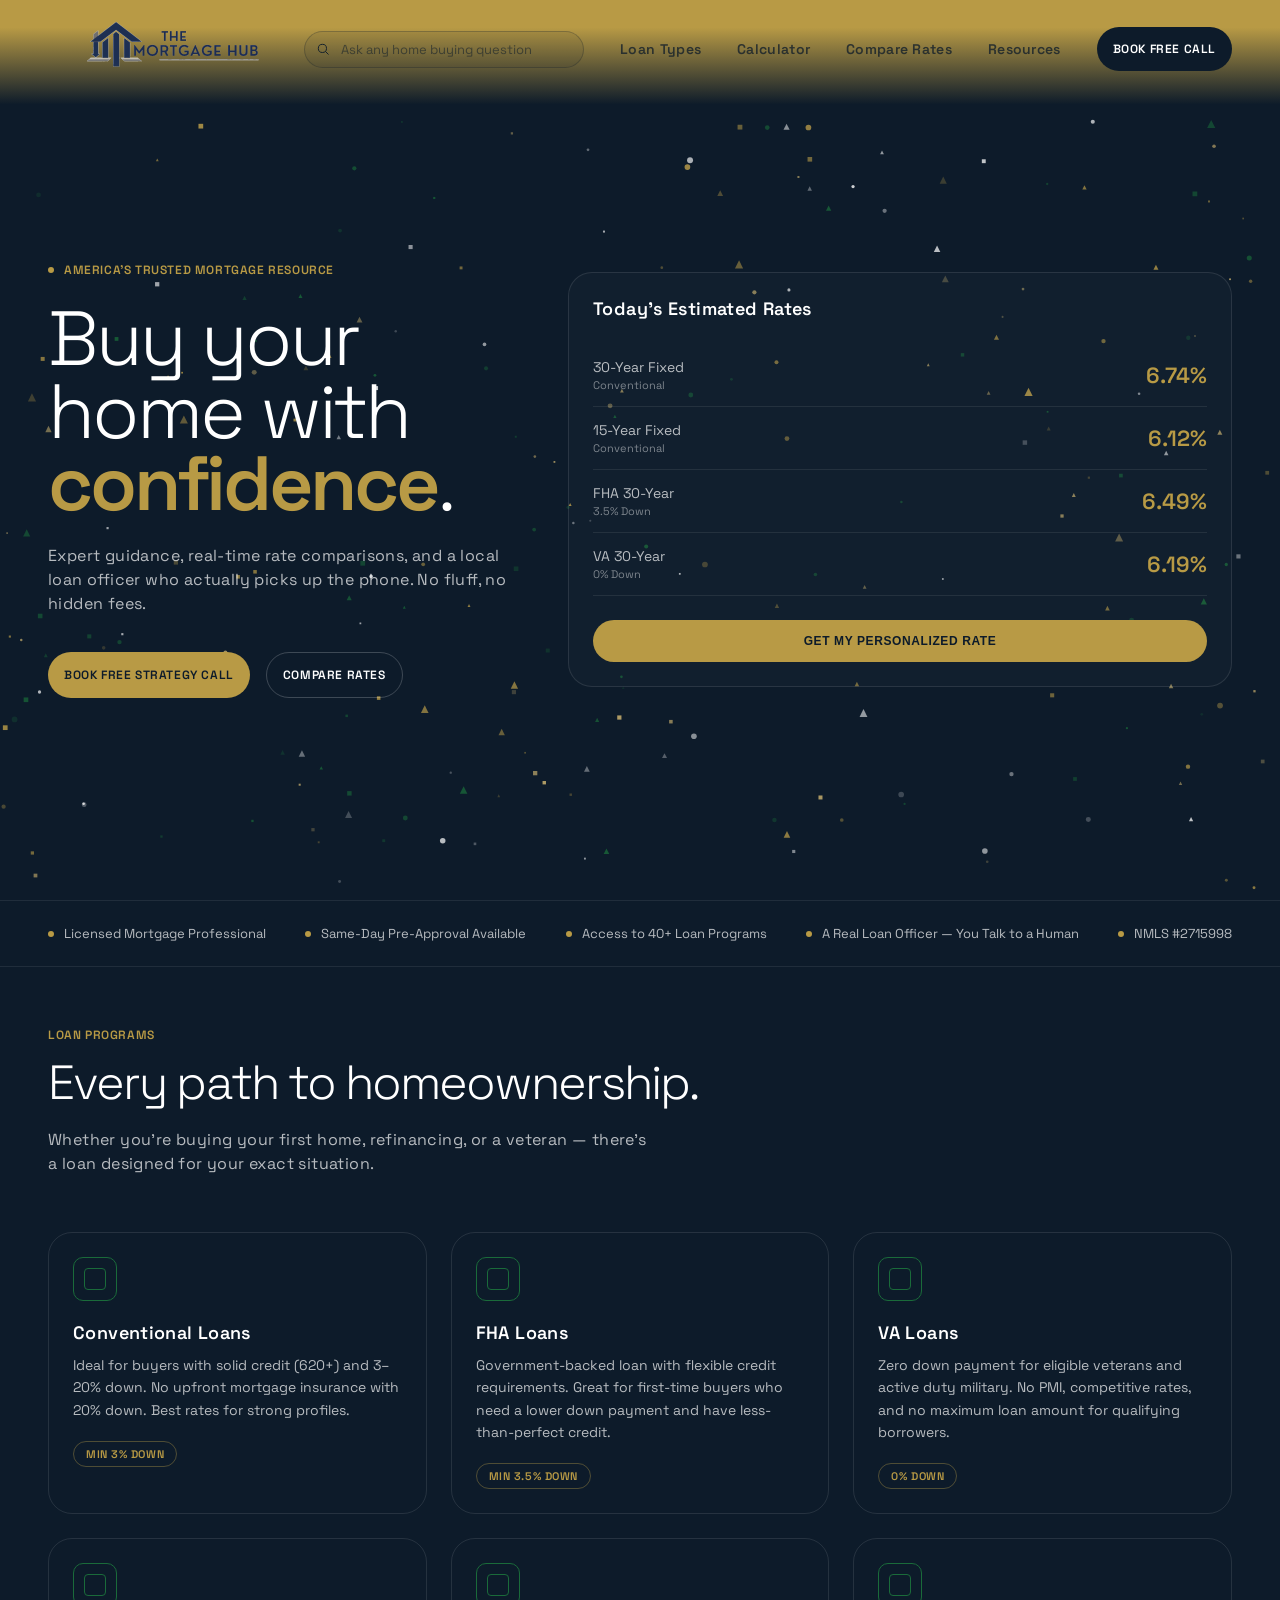
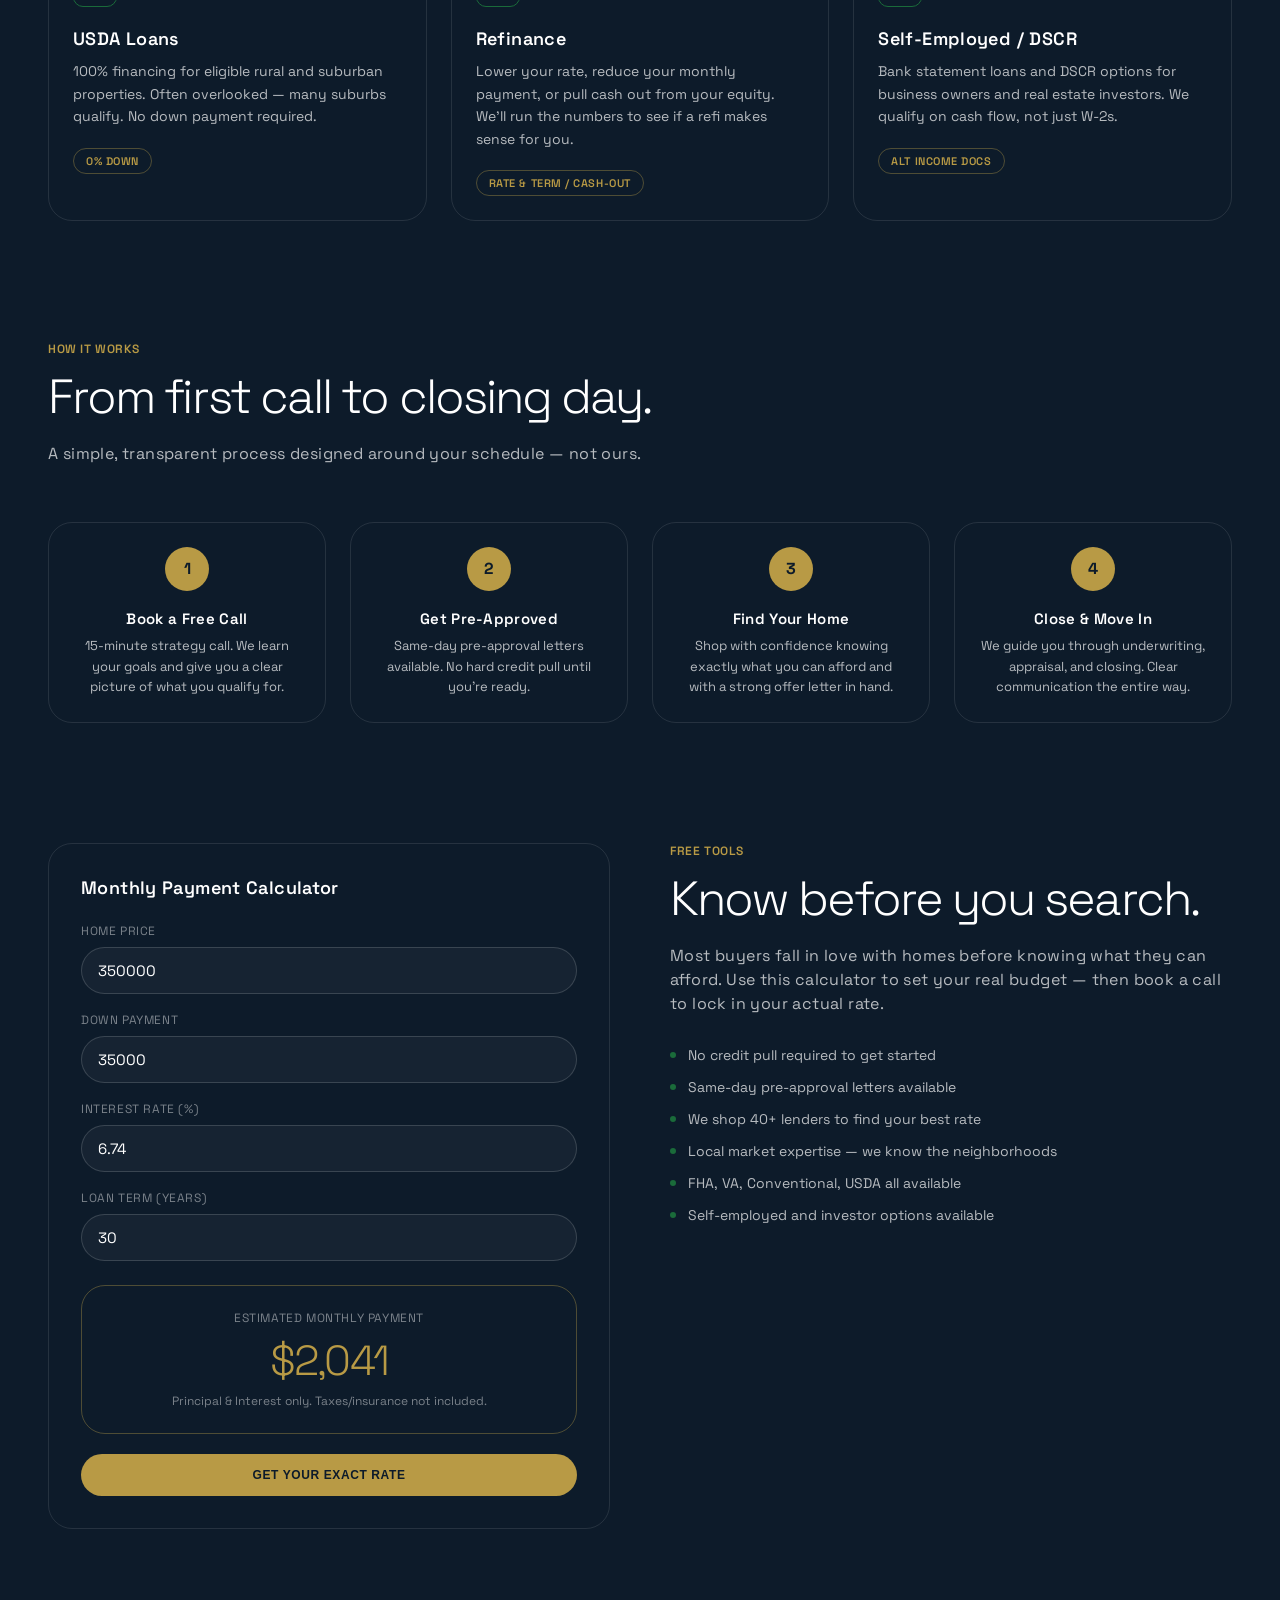
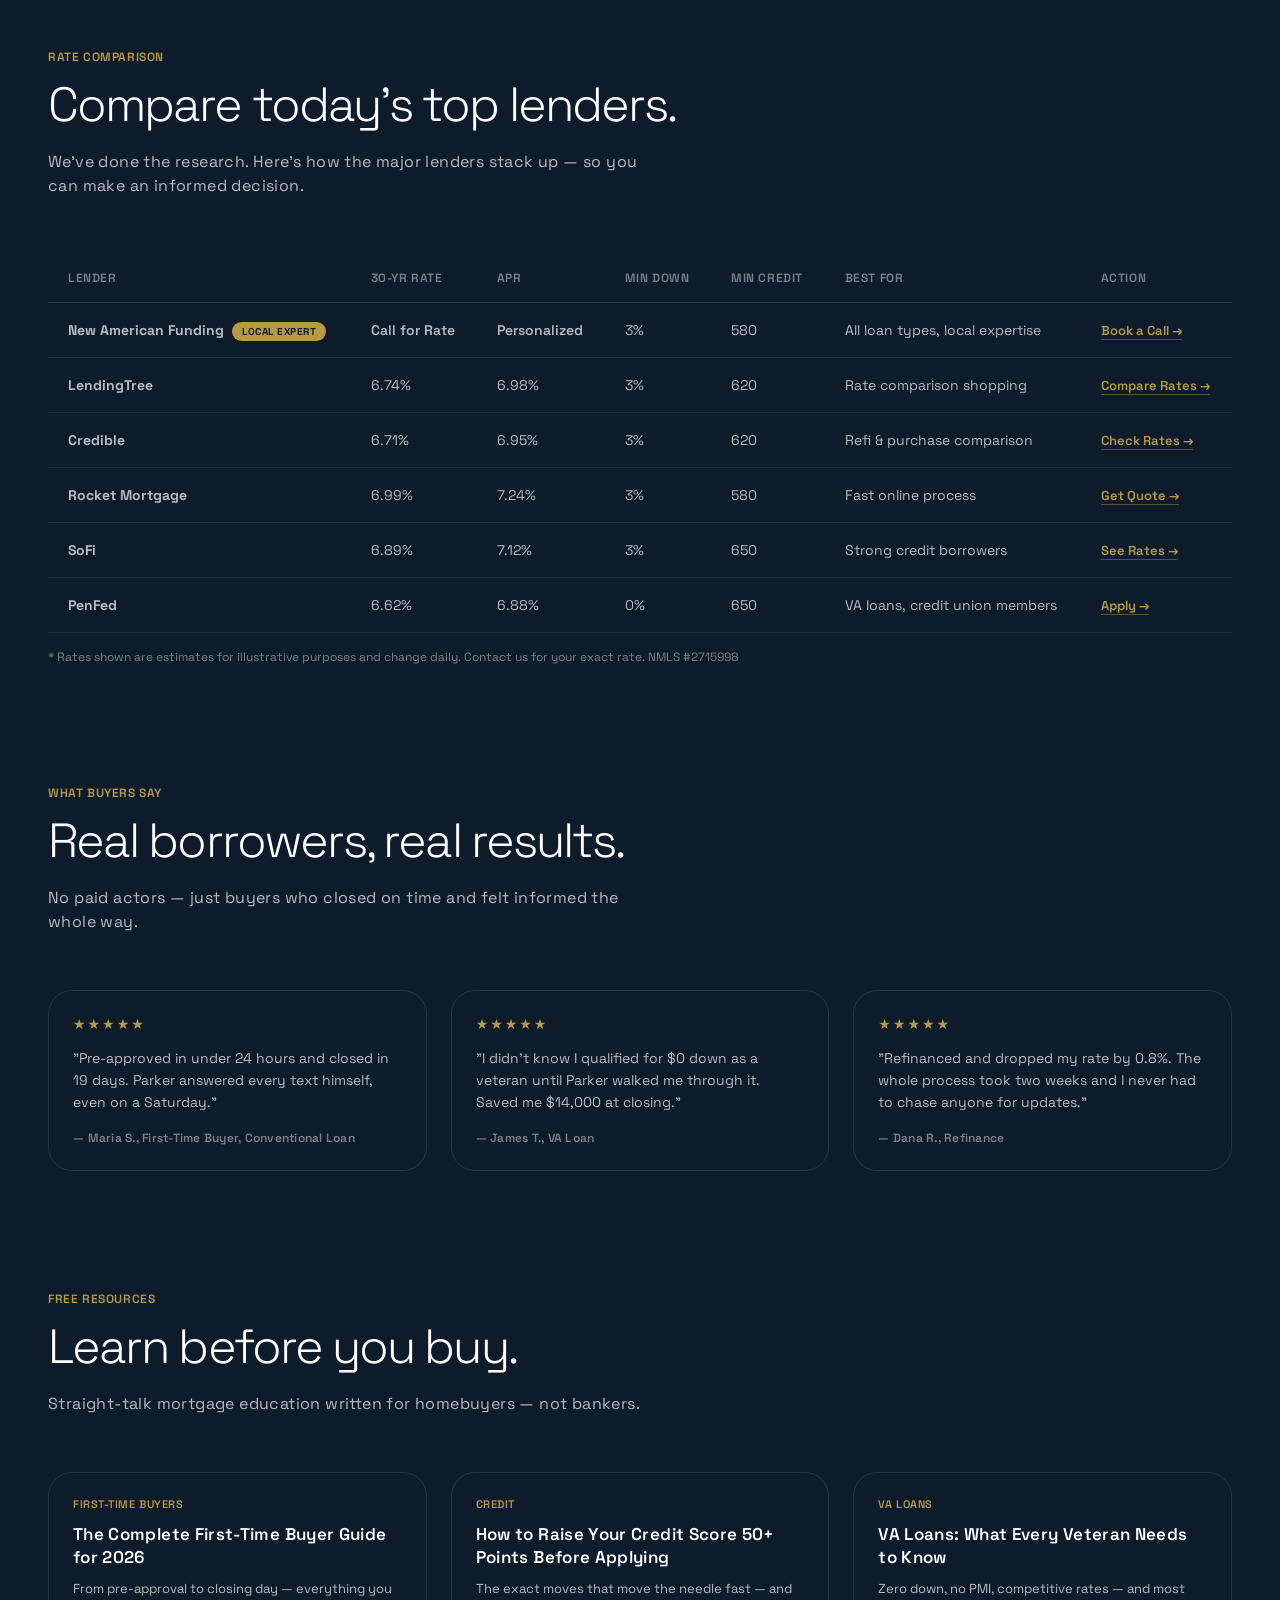
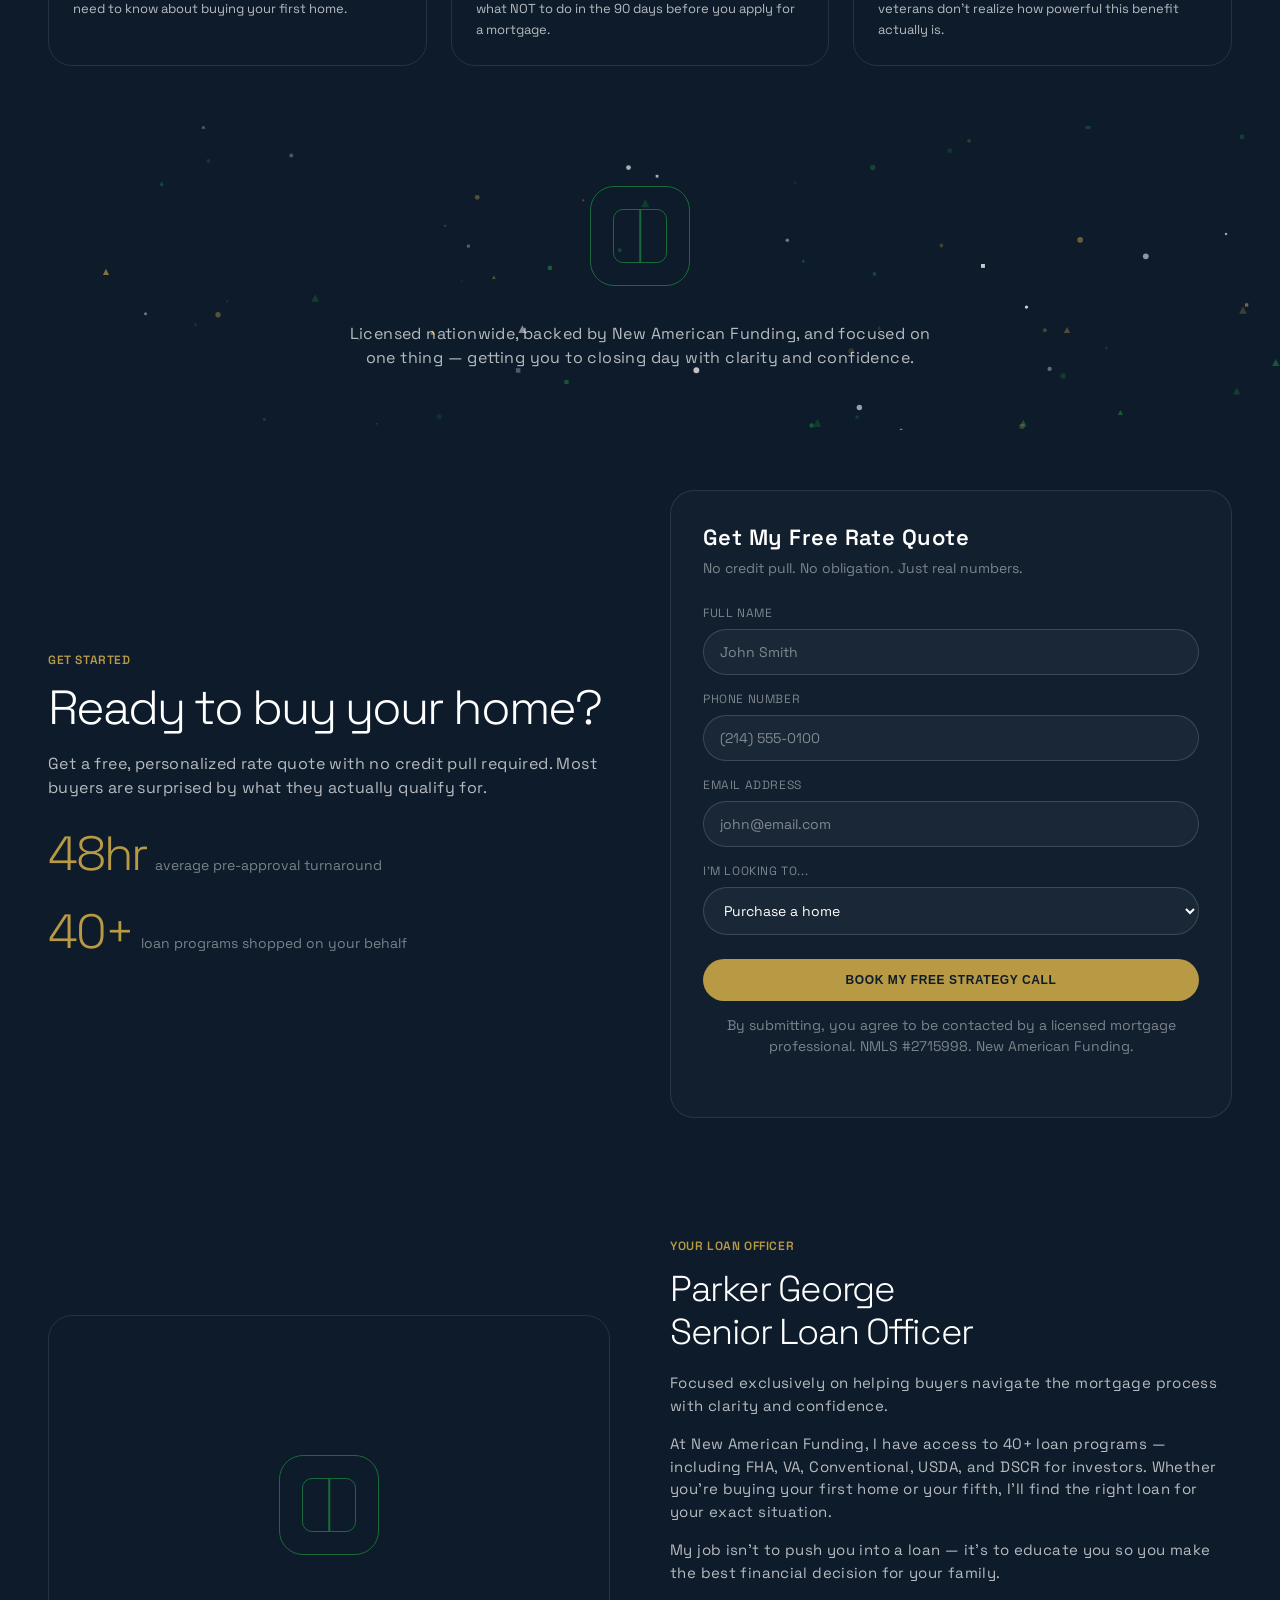
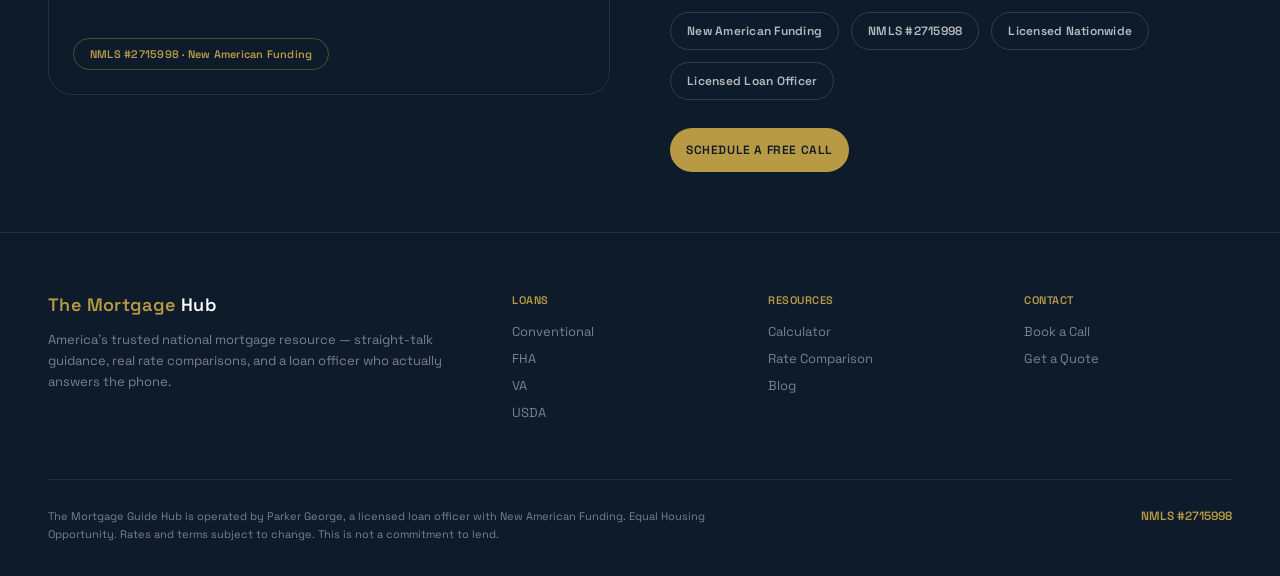
<file: index.html>
<!DOCTYPE html>
<html lang="en">
<head>
<meta charset="UTF-8">
<meta name="viewport" content="width=device-width, initial-scale=1.0">
<title>The Mortgage Guide Hub — Your National Mortgage Resource</title>
<link href="https://fonts.googleapis.com/css2?family=Space+Grotesk:wght@200;300;400;500;600;700&display=swap" rel="stylesheet">
<style>
  :root {
    /* Brand colors kept identical to original site */
    --navy: #0D1B2A;       /* acts as "Void" */
    --gold: #B89A45;        /* acts as "Plum Voltage" — sole action color */
    --gold-light: #D9BC72;  /* acts as "Amber Spark" */
    --cream: #FAF7F2;       /* acts as "Bone" on light surfaces */
    --charcoal: #2C3E50;
    --muted: #6B7A8D;
    --white: #FFFFFF;
    --green: #1A6B3A;        /* acts as "Lichen" */
    --ash: rgba(255,255,255,0.7);
    --smoke: rgba(255,255,255,0.45);

    --font: 'Space Grotesk', ui-sans-serif, system-ui, sans-serif;

    --radius: 24px;
    --section-gap: 60px;
    --page-max: 1200px;
  }

  * { margin: 0; padding: 0; box-sizing: border-box; }

  html { scroll-behavior: smooth; }

  body {
    font-family: var(--font);
    background: var(--navy);
    color: var(--white);
    overflow-x: hidden;
  }

  a { color: inherit; }

  .wrap { max-width: var(--page-max); margin: 0 auto; padding: 0 48px; }

  /* ── Particle constellation canvas ── */
  canvas.particles {
    position: absolute; top: 0; left: 0; width: 100%; height: 100%;
    display: block; pointer-events: none;
  }

  /* ── NAV ── */
  nav {
    position: fixed; top: 0; left: 0; right: 0; z-index: 100;
    padding: 10px 48px;
    display: flex; justify-content: space-between; align-items: center;
    background: linear-gradient(to bottom, var(--gold) 0%, var(--gold) 25%, var(--navy) 95%);
  }
  .nav-logo {
    font-weight: 600; font-size: 18px; letter-spacing: 0.021em;
    color: var(--navy); display: flex; align-items: center; gap: 10px;
  }
  .nav-logo .logo-img {
    width: 250px; height: 250px; flex-shrink: 0; object-fit: contain;
    margin: -92px 0 -68px;
  }
  .nav-links { display: flex; gap: 36px; align-items: center; margin-top: -12px; }
  .nav-search { position: relative; display: flex; align-items: center; }
  .nav-search input {
    width: 280px; padding: 9px 16px 9px 36px; border-radius: 100px;
    border: 1px solid rgba(13,27,42,0.25); background: rgba(13,27,42,0.08);
    color: var(--navy); font-size: 13px; font-family: var(--font); outline: none;
    transition: border-color 0.2s, width 0.2s;
  }
  .nav-search input::placeholder { color: rgba(13,27,42,0.55); }
  .nav-search input:focus { border-color: var(--navy); width: 320px; }
  .nav-search svg { position: absolute; left: 12px; width: 14px; height: 14px; pointer-events: none; }
  .nav-search svg path, .nav-search svg circle { stroke: var(--navy); }
  .nav-links a.navlink {
    font-weight: 600; font-size: 14px; letter-spacing: 0.021em;
    color: var(--navy); text-decoration: none; transition: opacity 0.2s; opacity: 0.75;
  }
  .nav-links a.navlink:hover { opacity: 1; }
  .pill-btn {
    display: inline-flex; align-items: center; justify-content: center;
    background: var(--gold); color: var(--navy);
    padding: 14px 16px; border-radius: var(--radius);
    font-weight: 600; font-size: 12px; letter-spacing: 0.05em;
    text-transform: uppercase; text-decoration: none;
    border: none; cursor: pointer; transition: background 0.2s;
  }
  .pill-btn:hover { background: var(--gold-light); }
  nav .pill-btn { background: var(--navy); color: var(--white); }
  nav .pill-btn:hover { background: var(--charcoal); }
  .pill-btn-ghost {
    display: inline-flex; align-items: center; justify-content: center;
    background: transparent; color: var(--white);
    padding: 14px 16px; border-radius: var(--radius);
    font-weight: 600; font-size: 12px; letter-spacing: 0.05em;
    text-transform: uppercase; text-decoration: none;
    border: 1px solid rgba(255,255,255,0.2); cursor: pointer; transition: all 0.2s;
  }
  .pill-btn-ghost:hover { border-color: var(--gold); color: var(--gold); }

  /* ── HERO ── */
  .hero {
    position: relative; min-height: 100vh;
    display: flex; align-items: center;
    padding: 140px 48px 80px;
  }
  .hero-inner {
    position: relative; z-index: 2;
    max-width: var(--page-max); margin: 0 auto; width: 100%;
    display: grid; grid-template-columns: 480px 1fr; gap: 40px; align-items: center;
  }
  .hero-particles-bg {
    position: absolute; inset: 0; z-index: 1;
  }
  .eyebrow {
    font-weight: 600; font-size: 12px; letter-spacing: 0.05em;
    text-transform: uppercase; color: var(--gold);
    display: flex; align-items: center; gap: 10px; margin-bottom: 24px;
  }
  .eyebrow::before {
    content: ''; width: 6px; height: 6px; border-radius: 50%;
    background: var(--gold); animation: pulse 2s infinite;
  }
  @keyframes pulse { 0%,100% { opacity: 1; transform: scale(1); } 50% { opacity: .4; transform: scale(.7); } }
  .hero h1 {
    font-weight: 200; font-size: clamp(42px, 6vw, 78px);
    line-height: 0.95; letter-spacing: -0.04em;
    color: var(--white); margin-bottom: 24px; max-width: 480px;
  }
  .hero h1 em {
    font-style: normal; font-weight: 600; color: var(--gold);
  }
  .hero p {
    font-size: 16px; line-height: 1.5; letter-spacing: 0.025em;
    color: var(--ash); max-width: 460px; margin-bottom: 36px;
  }
  .hero-actions { display: flex; gap: 16px; flex-wrap: wrap; }

  /* ── HAIRLINE CARD ── */
  .hl-card {
    border: 1px solid rgba(255,255,255,0.1);
    border-radius: var(--radius); padding: 24px;
    background: rgba(255,255,255,0.02);
  }

  .hero-card { position: relative; z-index: 2; }
  .hero-card h3 { font-weight: 600; font-size: 18px; letter-spacing: 0.021em; margin-bottom: 24px; }
  .rate-row {
    display: flex; justify-content: space-between; align-items: center;
    padding: 14px 0; border-bottom: 1px solid rgba(255,255,255,0.08);
  }
  .rate-row:last-child { border-bottom: none; }
  .rate-label { font-size: 14px; color: var(--ash); }
  .rate-sub { font-size: 11px; color: var(--smoke); margin-top: 2px; }
  .rate-val { font-size: 22px; font-weight: 600; color: var(--gold); }
  .card-cta { width: 100%; margin-top: 24px; }

  /* ── TRUST BAR ── */
  .trust-bar { border-top: 1px solid rgba(255,255,255,0.08); border-bottom: 1px solid rgba(255,255,255,0.08); padding: 24px 48px; }
  .trust-inner {
    max-width: var(--page-max); margin: 0 auto;
    display: flex; justify-content: space-between; flex-wrap: wrap; gap: 18px;
  }
  .trust-item { display: flex; align-items: center; gap: 10px; font-size: 13px; color: var(--ash); }
  .trust-dot { width: 6px; height: 6px; border-radius: 50%; background: var(--gold); flex-shrink: 0; }

  /* ── SECTIONS ── */
  section { padding: var(--section-gap) 48px; position: relative; }
  .section-inner { max-width: var(--page-max); margin: 0 auto; position: relative; z-index: 2; }
  .section-label {
    font-weight: 600; font-size: 12px; letter-spacing: 0.05em; text-transform: uppercase;
    color: var(--gold); margin-bottom: 14px;
  }
  .section-title {
    font-weight: 200; font-size: clamp(32px, 4vw, 48px);
    letter-spacing: -0.04em; line-height: 1.1; color: var(--white); margin-bottom: 18px;
  }
  .section-sub {
    font-size: 16px; line-height: 1.5; letter-spacing: 0.025em;
    color: var(--ash); max-width: 60ch; margin-bottom: 56px;
  }

  /* ── LOAN TYPES ── */
  .loans-grid { display: grid; grid-template-columns: repeat(3,1fr); gap: 24px; }
  .loan-card {
    border: 1px solid rgba(255,255,255,0.1); border-radius: var(--radius);
    padding: 24px; transition: border-color 0.2s;
  }
  .loan-card:hover { border-color: var(--gold); }
  .loan-icon-mark {
    width: 44px; height: 44px; border: 1.5px solid var(--green);
    border-radius: 10px; margin-bottom: 20px; position: relative;
  }
  .loan-icon-mark::before {
    content: ''; position: absolute; inset: 10px; border: 1.5px solid var(--green); border-radius: 4px;
  }
  .loan-card h3 { font-weight: 600; font-size: 18px; letter-spacing: 0.021em; margin-bottom: 10px; }
  .loan-card p { font-size: 14px; color: var(--ash); line-height: 1.6; margin-bottom: 20px; }
  .loan-tag {
    display: inline-block; font-size: 11px; font-weight: 600; letter-spacing: 0.05em; text-transform: uppercase;
    color: var(--gold); border: 1px solid rgba(201,168,76,0.35); border-radius: 100px; padding: 5px 12px;
  }

  /* ── PROCESS ── */
  .steps-grid { display: grid; grid-template-columns: repeat(4,1fr); gap: 24px; }
  .step { border: 1px solid rgba(255,255,255,0.1); border-radius: var(--radius); padding: 24px; text-align: center; }
  .step-num {
    width: 44px; height: 44px; border-radius: 50%; background: var(--gold); color: var(--navy);
    display: flex; align-items: center; justify-content: center; font-weight: 700; font-size: 16px;
    margin: 0 auto 18px;
  }
  .step h4 { font-weight: 600; font-size: 15px; letter-spacing: 0.021em; margin-bottom: 8px; }
  .step p { font-size: 13px; color: var(--ash); line-height: 1.6; }

  /* ── CALCULATOR ── */
  .calc-grid { display: grid; grid-template-columns: 1fr 1fr; gap: 60px; align-items: start; }
  .calc-box { border: 1px solid rgba(255,255,255,0.1); border-radius: var(--radius); padding: 32px; }
  .calc-box h3 { font-weight: 600; font-size: 18px; letter-spacing: 0.021em; margin-bottom: 24px; }
  .calc-label-text { color: var(--smoke); font-size: 12px; letter-spacing: 0.05em; text-transform: uppercase; margin-bottom: 8px; }
  .calc-input-group { margin-bottom: 18px; }
  .calc-input {
    width: 100%; padding: 13px 16px; background: rgba(255,255,255,0.04);
    border: 1px solid rgba(255,255,255,0.15); border-radius: 100px; color: var(--white);
    font-size: 15px; font-family: var(--font); outline: none; transition: border-color 0.2s;
  }
  .calc-input:focus { border-color: var(--gold); }
  .calc-result {
    border: 1px solid rgba(201,168,76,0.35); border-radius: var(--radius); padding: 24px;
    margin-top: 24px; text-align: center;
  }
  .calc-result-label { color: var(--smoke); font-size: 12px; letter-spacing: 0.05em; text-transform: uppercase; margin-bottom: 8px; }
  .calc-result-val { font-size: 42px; font-weight: 200; letter-spacing: -0.04em; color: var(--gold); }
  .calc-result-sub { color: var(--smoke); font-size: 12px; margin-top: 6px; }
  .calc-content p { color: var(--ash); font-size: 16px; line-height: 1.5; letter-spacing: 0.025em; margin-bottom: 30px; }
  .calc-features { list-style: none; display: flex; flex-direction: column; gap: 14px; }
  .calc-features li { display: flex; align-items: center; gap: 12px; font-size: 14px; color: var(--ash); }
  .calc-features li::before {
    content: ''; width: 6px; height: 6px; border-radius: 50%; background: var(--green); flex-shrink: 0;
  }

  /* ── RATE TABLE ── */
  .compare-table { width: 100%; border-collapse: collapse; }
  .compare-table th {
    text-align: left; padding: 16px 20px; font-size: 12px; font-weight: 600; letter-spacing: 0.05em;
    text-transform: uppercase; color: var(--smoke); border-bottom: 1px solid rgba(255,255,255,0.12);
  }
  .compare-table td {
    padding: 18px 20px; font-size: 14px; color: var(--ash);
    border-bottom: 1px solid rgba(255,255,255,0.08);
  }
  .compare-table tr:hover td { background: rgba(255,255,255,0.02); }
  .badge-best {
    background: var(--gold); color: var(--navy); font-size: 10px; font-weight: 700;
    padding: 3px 10px; border-radius: 100px; letter-spacing: 0.05em; margin-left: 8px; text-transform: uppercase;
  }
  .rate-highlight { color: var(--gold-light); font-weight: 600; }
  .apply-link {
    color: var(--gold); font-weight: 600; text-decoration: none; font-size: 13px;
    border-bottom: 1px solid rgba(201,168,76,0.4);
  }
  .apply-link:hover { color: var(--gold-light); }

  /* ── TESTIMONIALS ── */
  .testimonials-grid { display: grid; grid-template-columns: repeat(3,1fr); gap: 24px; }
  .testimonial-card { border: 1px solid rgba(255,255,255,0.1); border-radius: var(--radius); padding: 24px; }
  .testimonial-stars { color: var(--gold); font-size: 14px; margin-bottom: 14px; letter-spacing: 2px; }
  .testimonial-quote { font-size: 14px; color: var(--ash); line-height: 1.6; margin-bottom: 16px; }
  .testimonial-author { font-size: 12px; color: var(--smoke); font-weight: 600; letter-spacing: 0.021em; }

  /* ── BLOG ── */
  .blog-grid { display: grid; grid-template-columns: repeat(3,1fr); gap: 24px; }
  .blog-card { border: 1px solid rgba(255,255,255,0.1); border-radius: var(--radius); padding: 24px; transition: border-color .2s; }
  .blog-card:hover { border-color: var(--gold); }
  .blog-tag { font-size: 11px; font-weight: 600; letter-spacing: 0.05em; text-transform: uppercase; color: var(--gold); margin-bottom: 12px; }
  .blog-card h4 { font-weight: 600; font-size: 17px; letter-spacing: 0.021em; line-height: 1.35; margin-bottom: 10px; }
  .blog-card p { font-size: 13px; color: var(--ash); line-height: 1.6; }

  /* ── ICON MARK SECTION ── */
  .icon-focal {
    width: 100px; height: 100px; border: 1.5px solid var(--green); border-radius: 24px;
    margin: 0 auto 36px; position: relative;
  }
  .icon-focal::before { content:''; position:absolute; inset:22px; border:1.5px solid var(--green); border-radius:10px; }
  .icon-focal::after { content:''; position:absolute; left:50%; top:22px; bottom:22px; width:1.5px; background:var(--green); transform: translateX(-50%); }

  /* ── LEAD CAPTURE ── */
  .lead-grid { display: grid; grid-template-columns: 1fr 1fr; gap: 60px; align-items: center; }
  .lead-stat { display: flex; align-items: baseline; gap: 8px; margin-top: 30px; }
  .lead-stat-num { font-weight: 200; font-size: 48px; letter-spacing: -0.04em; color: var(--gold); line-height: 1; }
  .lead-stat-label { color: var(--smoke); font-size: 14px; }
  .lead-form { border: 1px solid rgba(255,255,255,0.1); border-radius: var(--radius); padding: 32px; }
  .lead-form h3 { font-weight: 600; font-size: 22px; letter-spacing: 0.021em; margin-bottom: 8px; }
  .lead-form > p { font-size: 14px; color: var(--smoke); margin-bottom: 28px; }
  .form-group { margin-bottom: 16px; }
  .form-group label { display: block; font-size: 12px; letter-spacing: 0.05em; text-transform: uppercase; color: var(--smoke); margin-bottom: 8px; }
  .form-input, .form-select {
    width: 100%; padding: 13px 16px; border: 1px solid rgba(255,255,255,0.15);
    border-radius: 100px; font-size: 14px; font-family: var(--font); outline: none;
    background: rgba(255,255,255,0.04); color: var(--white); transition: border-color 0.2s;
  }
  .form-input::placeholder { color: var(--smoke); }
  .form-input:focus, .form-select:focus { border-color: var(--gold); }
  .form-select option { background: var(--navy); color: var(--white); }
  .form-submit { width: 100%; margin-top: 8px; }
  .form-disclaimer { font-size: 11px; color: var(--smoke); text-align: center; margin-top: 14px; line-height: 1.5; }

  /* ── ABOUT ── */
  .about-grid { display: grid; grid-template-columns: 1fr 1fr; gap: 60px; align-items: center; }
  .about-img-box {
    border: 1px solid rgba(255,255,255,0.1); border-radius: var(--radius);
    height: 380px; display: flex; align-items: center; justify-content: center;
    position: relative;
  }
  .about-nmls {
    position: absolute; bottom: 24px; left: 24px;
    border: 1px solid rgba(201,168,76,0.35); border-radius: 100px;
    padding: 8px 16px; color: var(--gold); font-size: 11px; font-weight: 600; letter-spacing: 0.021em;
  }
  .about-content h2 { font-weight: 200; font-size: 36px; letter-spacing: -0.04em; line-height: 1.2; margin-bottom: 18px; }
  .about-content p { font-size: 15px; color: var(--ash); line-height: 1.5; letter-spacing: 0.025em; margin-bottom: 16px; }
  .about-badges { display: flex; gap: 12px; flex-wrap: wrap; margin-top: 28px; }
  .about-badge {
    border: 1px solid rgba(255,255,255,0.15); border-radius: 100px; padding: 10px 16px;
    font-size: 12px; font-weight: 600; letter-spacing: 0.021em; color: var(--ash);
  }

  /* ── FOOTER ── */
  footer { border-top: 1px solid rgba(255,255,255,0.1); padding: 60px 48px 32px; }
  .footer-grid {
    display: grid; grid-template-columns: 2fr 1fr 1fr 1fr; gap: 48px;
    max-width: var(--page-max); margin: 0 auto; padding-bottom: 48px;
    border-bottom: 1px solid rgba(255,255,255,0.08);
  }
  .footer-brand h3 { font-weight: 600; font-size: 18px; letter-spacing: 0.021em; margin-bottom: 14px; }
  .footer-brand h3 span { color: var(--gold); }
  .footer-brand p { font-size: 13px; color: var(--smoke); line-height: 1.6; }
  .footer-col h4 { font-size: 11px; font-weight: 600; letter-spacing: 0.05em; text-transform: uppercase; color: var(--gold); margin-bottom: 16px; }
  .footer-col a { display: block; color: var(--smoke); text-decoration: none; font-size: 13px; margin-bottom: 10px; transition: color 0.2s; }
  .footer-col a:hover { color: var(--white); }
  .footer-bottom {
    max-width: var(--page-max); margin: 28px auto 0; display: flex; justify-content: space-between;
    align-items: flex-start; gap: 24px; flex-wrap: wrap;
  }
  .footer-legal { font-size: 11px; color: var(--smoke); line-height: 1.6; max-width: 700px; }
  .footer-nmls { font-size: 12px; color: var(--gold); font-weight: 600; }

  /* ── STICKY MOBILE CTA ── */
  .sticky-cta { display: none; position: fixed; bottom: 0; left: 0; right: 0; z-index: 99; padding: 14px 20px; background: rgba(13,27,42,0.95); border-top: 1px solid rgba(255,255,255,0.1); }
  .sticky-cta a { display: block; }

  @media (max-width: 900px) {
    .wrap, section, nav, .trust-bar { padding-left: 24px; padding-right: 24px; }
    .nav-links { display: none; }
    .hero { padding: 110px 24px 60px; }
    .hero-inner { grid-template-columns: 1fr; }
    .calc-grid, .lead-grid, .about-grid { grid-template-columns: 1fr; gap: 36px; }
    .loans-grid, .blog-grid, .testimonials-grid { grid-template-columns: 1fr; }
    .steps-grid { grid-template-columns: 1fr 1fr; }
    .footer-grid { grid-template-columns: 1fr 1fr; }
    .sticky-cta { display: block; }
    body { padding-bottom: 70px; }
  }
</style>
</head>
<body>

<!-- NAV -->
<nav>
  <div class="nav-logo"><img src="logo.png" alt="The Mortgage Hub" class="logo-img"></div>
  <div class="nav-links">
    <form class="nav-search" onsubmit="return submitNavSearch(event)">
      <svg viewBox="0 0 24 24" fill="none"><circle cx="11" cy="11" r="7" stroke-width="1.6"/><path d="M21 21l-4.3-4.3" stroke-width="1.6" stroke-linecap="round"/></svg>
      <input type="text" id="navSearchInput" placeholder="Ask any home buying question" aria-label="Search home buying questions">
    </form>
    <a class="navlink" href="#loans">Loan Types</a>
    <a class="navlink" href="#calculator">Calculator</a>
    <a class="navlink" href="#rates">Compare Rates</a>
    <a class="navlink" href="#blog">Resources</a>
    <a class="pill-btn" href="https://calendly.com/parker3george/30min" target="_blank">Book Free Call</a>
  </div>
</nav>

<!-- HERO -->
<section class="hero" id="hero">
  <canvas class="particles hero-particles-bg" id="heroCanvas"></canvas>
  <div class="hero-inner">
    <div class="hero-left">
      <div class="eyebrow">America's Trusted Mortgage Resource</div>
      <h1>Buy your home with <em>confidence</em>.</h1>
      <p>Expert guidance, real-time rate comparisons, and a local loan officer who actually picks up the phone. No fluff, no hidden fees.</p>
      <div class="hero-actions">
        <a href="https://calendly.com/parker3george/30min" target="_blank" class="pill-btn">Book Free Strategy Call</a>
        <a href="#rates" class="pill-btn-ghost">Compare Rates</a>
      </div>
    </div>
    <div class="hero-card hl-card">
      <h3>Today's Estimated Rates</h3>
      <div class="rate-row">
        <div><div class="rate-label">30-Year Fixed</div><div class="rate-sub">Conventional</div></div>
        <div class="rate-val" id="rate30">6.74%</div>
      </div>
      <div class="rate-row">
        <div><div class="rate-label">15-Year Fixed</div><div class="rate-sub">Conventional</div></div>
        <div class="rate-val" id="rate15">6.12%</div>
      </div>
      <div class="rate-row">
        <div><div class="rate-label">FHA 30-Year</div><div class="rate-sub">3.5% Down</div></div>
        <div class="rate-val" id="rateFHA">6.49%</div>
      </div>
      <div class="rate-row">
        <div><div class="rate-label">VA 30-Year</div><div class="rate-sub">0% Down</div></div>
        <div class="rate-val" id="rateVA">6.19%</div>
      </div>
      <button class="pill-btn card-cta" onclick="window.open('https://calendly.com/parker3george/30min','_blank')">Get My Personalized Rate</button>
    </div>
  </div>
</section>

<!-- TRUST BAR -->
<div class="trust-bar">
  <div class="trust-inner">
    <div class="trust-item"><div class="trust-dot"></div>Licensed Mortgage Professional</div>
    <div class="trust-item"><div class="trust-dot"></div>Same-Day Pre-Approval Available</div>
    <div class="trust-item"><div class="trust-dot"></div>Access to 40+ Loan Programs</div>
    <div class="trust-item"><div class="trust-dot"></div>A Real Loan Officer — You Talk to a Human</div>
    <div class="trust-item"><div class="trust-dot"></div>NMLS #2715998</div>
  </div>
</div>

<!-- LOAN TYPES -->
<section id="loans">
  <div class="section-inner">
    <div class="section-label">Loan Programs</div>
    <h2 class="section-title">Every path to homeownership.</h2>
    <p class="section-sub">Whether you're buying your first home, refinancing, or a veteran — there's a loan designed for your exact situation.</p>
    <div class="loans-grid">
      <div class="loan-card"><div class="loan-icon-mark"></div><h3>Conventional Loans</h3><p>Ideal for buyers with solid credit (620+) and 3–20% down. No upfront mortgage insurance with 20% down. Best rates for strong profiles.</p><span class="loan-tag">Min 3% Down</span></div>
      <div class="loan-card"><div class="loan-icon-mark"></div><h3>FHA Loans</h3><p>Government-backed loan with flexible credit requirements. Great for first-time buyers who need a lower down payment and have less-than-perfect credit.</p><span class="loan-tag">Min 3.5% Down</span></div>
      <div class="loan-card"><div class="loan-icon-mark"></div><h3>VA Loans</h3><p>Zero down payment for eligible veterans and active duty military. No PMI, competitive rates, and no maximum loan amount for qualifying borrowers.</p><span class="loan-tag">0% Down</span></div>
      <div class="loan-card"><div class="loan-icon-mark"></div><h3>USDA Loans</h3><p>100% financing for eligible rural and suburban properties. Often overlooked — many suburbs qualify. No down payment required.</p><span class="loan-tag">0% Down</span></div>
      <div class="loan-card"><div class="loan-icon-mark"></div><h3>Refinance</h3><p>Lower your rate, reduce your monthly payment, or pull cash out from your equity. We'll run the numbers to see if a refi makes sense for you.</p><span class="loan-tag">Rate &amp; Term / Cash-Out</span></div>
      <div class="loan-card"><div class="loan-icon-mark"></div><h3>Self-Employed / DSCR</h3><p>Bank statement loans and DSCR options for business owners and real estate investors. We qualify on cash flow, not just W-2s.</p><span class="loan-tag">Alt Income Docs</span></div>
    </div>
  </div>
</section>

<!-- PROCESS -->
<section>
  <div class="section-inner">
    <div class="section-label">How It Works</div>
    <h2 class="section-title">From first call to closing day.</h2>
    <p class="section-sub">A simple, transparent process designed around your schedule — not ours.</p>
    <div class="steps-grid">
      <div class="step"><div class="step-num">1</div><h4>Book a Free Call</h4><p>15-minute strategy call. We learn your goals and give you a clear picture of what you qualify for.</p></div>
      <div class="step"><div class="step-num">2</div><h4>Get Pre-Approved</h4><p>Same-day pre-approval letters available. No hard credit pull until you're ready.</p></div>
      <div class="step"><div class="step-num">3</div><h4>Find Your Home</h4><p>Shop with confidence knowing exactly what you can afford and with a strong offer letter in hand.</p></div>
      <div class="step"><div class="step-num">4</div><h4>Close &amp; Move In</h4><p>We guide you through underwriting, appraisal, and closing. Clear communication the entire way.</p></div>
    </div>
  </div>
</section>

<!-- CALCULATOR -->
<section id="calculator">
  <div class="section-inner">
    <div class="calc-grid">
      <div class="calc-box">
        <h3>Monthly Payment Calculator</h3>
        <div class="calc-input-group"><div class="calc-label-text">Home Price</div><input class="calc-input" type="number" id="homePrice" value="350000"></div>
        <div class="calc-input-group"><div class="calc-label-text">Down Payment</div><input class="calc-input" type="number" id="downPayment" value="35000"></div>
        <div class="calc-input-group"><div class="calc-label-text">Interest Rate (%)</div><input class="calc-input" type="number" id="interestRate" step="0.01" value="6.74"></div>
        <div class="calc-input-group"><div class="calc-label-text">Loan Term (Years)</div><input class="calc-input" type="number" id="loanTerm" value="30"></div>
        <div class="calc-result">
          <div class="calc-result-label">Estimated Monthly Payment</div>
          <div class="calc-result-val" id="monthlyPayment">$2,054</div>
          <div class="calc-result-sub">Principal &amp; Interest only. Taxes/insurance not included.</div>
        </div>
        <button class="pill-btn" style="width:100%;margin-top:20px" onclick="window.open('https://calendly.com/parker3george/30min','_blank')">Get Your Exact Rate</button>
      </div>
      <div class="calc-content">
        <div class="section-label">Free Tools</div>
        <h2 class="section-title" style="margin-bottom:18px">Know before you search.</h2>
        <p>Most buyers fall in love with homes before knowing what they can afford. Use this calculator to set your real budget — then book a call to lock in your actual rate.</p>
        <ul class="calc-features">
          <li>No credit pull required to get started</li>
          <li>Same-day pre-approval letters available</li>
          <li>We shop 40+ lenders to find your best rate</li>
          <li>Local market expertise — we know the neighborhoods</li>
          <li>FHA, VA, Conventional, USDA all available</li>
          <li>Self-employed and investor options available</li>
        </ul>
      </div>
    </div>
  </div>
</section>

<!-- RATE COMPARISON -->
<section id="rates">
  <div class="section-inner">
    <div class="section-label">Rate Comparison</div>
    <h2 class="section-title">Compare today's top lenders.</h2>
    <p class="section-sub">We've done the research. Here's how the major lenders stack up — so you can make an informed decision.</p>
    <table class="compare-table">
      <thead><tr><th>Lender</th><th>30-Yr Rate</th><th>APR</th><th>Min Down</th><th>Min Credit</th><th>Best For</th><th>Action</th></tr></thead>
      <tbody>
        <tr><td><strong>New American Funding</strong><span class="badge-best">Local Expert</span></td><td class="rate-highlight">Call for Rate</td><td class="rate-highlight">Personalized</td><td>3%</td><td>580</td><td>All loan types, local expertise</td><td><a href="https://calendly.com/parker3george/30min" target="_blank" class="apply-link">Book a Call →</a></td></tr>
        <tr><td><strong>LendingTree</strong></td><td>6.74%</td><td>6.98%</td><td>3%</td><td>620</td><td>Rate comparison shopping</td><td><a href="https://www.lendingtree.com" target="_blank" class="apply-link">Compare Rates →</a></td></tr>
        <tr><td><strong>Credible</strong></td><td>6.71%</td><td>6.95%</td><td>3%</td><td>620</td><td>Refi &amp; purchase comparison</td><td><a href="https://www.credible.com" target="_blank" class="apply-link">Check Rates →</a></td></tr>
        <tr><td><strong>Rocket Mortgage</strong></td><td>6.99%</td><td>7.24%</td><td>3%</td><td>580</td><td>Fast online process</td><td><a href="https://www.rocketmortgage.com" target="_blank" class="apply-link">Get Quote →</a></td></tr>
        <tr><td><strong>SoFi</strong></td><td>6.89%</td><td>7.12%</td><td>3%</td><td>650</td><td>Strong credit borrowers</td><td><a href="https://www.sofi.com" target="_blank" class="apply-link">See Rates →</a></td></tr>
        <tr><td><strong>PenFed</strong></td><td>6.62%</td><td>6.88%</td><td>0%</td><td>650</td><td>VA loans, credit union members</td><td><a href="https://www.penfed.org" target="_blank" class="apply-link">Apply →</a></td></tr>
      </tbody>
    </table>
    <p style="font-size:12px;color:var(--smoke);margin-top:16px;">* Rates shown are estimates for illustrative purposes and change daily. Contact us for your exact rate. NMLS #2715998</p>
  </div>
</section>

<!-- TESTIMONIALS -->
<section>
  <div class="section-inner">
    <div class="section-label">What Buyers Say</div>
    <h2 class="section-title">Real borrowers, real results.</h2>
    <p class="section-sub">No paid actors — just buyers who closed on time and felt informed the whole way.</p>
    <div class="testimonials-grid">
      <div class="testimonial-card"><div class="testimonial-stars">★★★★★</div><p class="testimonial-quote">"Pre-approved in under 24 hours and closed in 19 days. Parker answered every text himself, even on a Saturday."</p><div class="testimonial-author">— Maria S., First-Time Buyer, Conventional Loan</div></div>
      <div class="testimonial-card"><div class="testimonial-stars">★★★★★</div><p class="testimonial-quote">"I didn't know I qualified for $0 down as a veteran until Parker walked me through it. Saved me $14,000 at closing."</p><div class="testimonial-author">— James T., VA Loan</div></div>
      <div class="testimonial-card"><div class="testimonial-stars">★★★★★</div><p class="testimonial-quote">"Refinanced and dropped my rate by 0.8%. The whole process took two weeks and I never had to chase anyone for updates."</p><div class="testimonial-author">— Dana R., Refinance</div></div>
    </div>
  </div>
</section>

<!-- BLOG -->
<section id="blog">
  <div class="section-inner">
    <div class="section-label">Free Resources</div>
    <h2 class="section-title">Learn before you buy.</h2>
    <p class="section-sub">Straight-talk mortgage education written for homebuyers — not bankers.</p>
    <div class="blog-grid">
      <div class="blog-card"><div class="blog-tag">First-Time Buyers</div><h4>The Complete First-Time Buyer Guide for 2026</h4><p>From pre-approval to closing day — everything you need to know about buying your first home.</p></div>
      <div class="blog-card"><div class="blog-tag">Credit</div><h4>How to Raise Your Credit Score 50+ Points Before Applying</h4><p>The exact moves that move the needle fast — and what NOT to do in the 90 days before you apply for a mortgage.</p></div>
      <div class="blog-card"><div class="blog-tag">VA Loans</div><h4>VA Loans: What Every Veteran Needs to Know</h4><p>Zero down, no PMI, competitive rates — and most veterans don't realize how powerful this benefit actually is.</p></div>
    </div>
  </div>
</section>

<!-- ICON FOCAL / TRUST -->
<section style="text-align:center;">
  <canvas class="particles" id="focalCanvas" style="position:absolute;inset:0;"></canvas>
  <div class="section-inner">
    <div class="icon-focal"></div>
    <p class="section-sub" style="margin:0 auto;text-align:center;">Licensed nationwide, backed by New American Funding, and focused on one thing — getting you to closing day with clarity and confidence.</p>
  </div>
</section>

<!-- LEAD CAPTURE -->
<section id="book">
  <div class="section-inner">
    <div class="lead-grid">
      <div class="lead-content">
        <div class="section-label">Get Started</div>
        <h2 class="section-title">Ready to buy your home?</h2>
        <p class="section-sub" style="margin-bottom:0">Get a free, personalized rate quote with no credit pull required. Most buyers are surprised by what they actually qualify for.</p>
        <div class="lead-stat"><div class="lead-stat-num">48hr</div><div class="lead-stat-label">average pre-approval turnaround</div></div>
        <div class="lead-stat"><div class="lead-stat-num">40+</div><div class="lead-stat-label">loan programs shopped on your behalf</div></div>
      </div>
      <div class="lead-form hl-card">
        <h3>Get My Free Rate Quote</h3>
        <p>No credit pull. No obligation. Just real numbers.</p>
        <div class="form-group"><label>Full Name</label><input class="form-input" type="text" id="leadName" placeholder="John Smith" required></div>
        <div class="form-group"><label>Phone Number</label><input class="form-input" type="tel" id="leadPhone" placeholder="(214) 555-0100" required></div>
        <div class="form-group"><label>Email Address</label><input class="form-input" type="email" id="leadEmail" placeholder="john@email.com" required></div>
        <div class="form-group">
          <label>I'm Looking To...</label>
          <select class="form-select" id="leadIntent">
            <option>Purchase a home</option>
            <option>Refinance my current home</option>
            <option>Learn what I qualify for</option>
            <option>Buy an investment property</option>
            <option>I'm just starting to research</option>
          </select>
        </div>
        <button class="pill-btn form-submit" id="leadSubmit" onclick="submitLeadForm()">Book My Free Strategy Call</button>
        <p class="form-disclaimer">By submitting, you agree to be contacted by a licensed mortgage professional. NMLS #2715998. New American Funding.</p>
      </div>
    </div>
  </div>
</section>

<!-- ABOUT -->
<section>
  <div class="section-inner">
    <div class="about-grid">
      <div class="about-img-box">
        <div class="icon-focal" style="margin:0"></div>
        <div class="about-nmls">NMLS #2715998 · New American Funding</div>
      </div>
      <div class="about-content">
        <div class="section-label">Your Loan Officer</div>
        <h2>Parker George<br>Senior Loan Officer</h2>
        <p>Focused exclusively on helping buyers navigate the mortgage process with clarity and confidence.</p>
        <p>At New American Funding, I have access to 40+ loan programs — including FHA, VA, Conventional, USDA, and DSCR for investors. Whether you're buying your first home or your fifth, I'll find the right loan for your exact situation.</p>
        <p>My job isn't to push you into a loan — it's to educate you so you make the best financial decision for your family.</p>
        <div class="about-badges">
          <div class="about-badge">New American Funding</div>
          <div class="about-badge">NMLS #2715998</div>
          <div class="about-badge">Licensed Nationwide</div>
          <div class="about-badge">Licensed Loan Officer</div>
        </div>
        <div style="margin-top:28px"><a href="https://calendly.com/parker3george/30min" target="_blank" class="pill-btn">Schedule a Free Call</a></div>
      </div>
    </div>
  </div>
</section>

<!-- FOOTER -->
<footer>
  <div class="footer-grid">
    <div class="footer-brand">
      <h3><span>The Mortgage</span> Hub</h3>
      <p>America's trusted national mortgage resource — straight-talk guidance, real rate comparisons, and a loan officer who actually answers the phone.</p>
    </div>
    <div class="footer-col">
      <h4>Loans</h4>
      <a href="#loans">Conventional</a>
      <a href="#loans">FHA</a>
      <a href="#loans">VA</a>
      <a href="#loans">USDA</a>
    </div>
    <div class="footer-col">
      <h4>Resources</h4>
      <a href="#calculator">Calculator</a>
      <a href="#rates">Rate Comparison</a>
      <a href="#blog">Blog</a>
    </div>
    <div class="footer-col">
      <h4>Contact</h4>
      <a href="https://calendly.com/parker3george/30min" target="_blank">Book a Call</a>
      <a href="#book">Get a Quote</a>
    </div>
  </div>
  <div class="footer-bottom">
    <p class="footer-legal">The Mortgage Guide Hub is operated by Parker George, a licensed loan officer with New American Funding. Equal Housing Opportunity. Rates and terms subject to change. This is not a commitment to lend.</p>
    <div class="footer-nmls">NMLS #2715998</div>
  </div>
</footer>

<!-- STICKY MOBILE CTA -->
<div class="sticky-cta">
  <a href="https://calendly.com/parker3george/30min" target="_blank" class="pill-btn" style="width:100%">Book Free Strategy Call</a>
</div>

<script>
  // ── Particle constellation ──
  function initParticles(canvas, opts) {
    const ctx = canvas.getContext('2d');
    const colors = opts.colors;
    let particles = [];
    function resize() {
      canvas.width = canvas.offsetWidth;
      canvas.height = canvas.offsetHeight;
    }
    function makeParticles() {
      particles = [];
      const count = Math.floor((canvas.width * canvas.height) / opts.density);
      for (let i = 0; i < count; i++) {
        particles.push({
          x: Math.random() * canvas.width,
          y: Math.random() * canvas.height,
          r: Math.random() * 2 + 1,
          c: colors[Math.floor(Math.random() * colors.length)],
          dx: (Math.random() - 0.5) * 0.15,
          dy: (Math.random() - 0.5) * 0.15,
          shape: Math.floor(Math.random() * 3),
          o: Math.random() * 0.6 + 0.2
        });
      }
    }
    function draw() {
      ctx.clearRect(0, 0, canvas.width, canvas.height);
      particles.forEach(p => {
        p.x += p.dx; p.y += p.dy;
        if (p.x < 0) p.x = canvas.width; if (p.x > canvas.width) p.x = 0;
        if (p.y < 0) p.y = canvas.height; if (p.y > canvas.height) p.y = 0;
        ctx.globalAlpha = p.o;
        ctx.fillStyle = p.c;
        if (p.shape === 0) {
          ctx.beginPath(); ctx.arc(p.x, p.y, p.r, 0, Math.PI * 2); ctx.fill();
        } else if (p.shape === 1) {
          ctx.fillRect(p.x, p.y, p.r * 1.6, p.r * 1.6);
        } else {
          ctx.beginPath();
          ctx.moveTo(p.x, p.y - p.r * 1.4);
          ctx.lineTo(p.x + p.r * 1.4, p.y + p.r * 1.4);
          ctx.lineTo(p.x - p.r * 1.4, p.y + p.r * 1.4);
          ctx.closePath(); ctx.fill();
        }
      });
      ctx.globalAlpha = 1;
      requestAnimationFrame(draw);
    }
    resize(); makeParticles(); draw();
    window.addEventListener('resize', () => { resize(); makeParticles(); });
  }

  initParticles(document.getElementById('heroCanvas'), {
    colors: ['#C9A84C', '#E8C97A', '#1A6B3A', '#FFFFFF'],
    density: 4500
  });
  const focalCanvas = document.getElementById('focalCanvas');
  if (focalCanvas) {
    initParticles(focalCanvas, { colors: ['#C9A84C', '#1A6B3A', '#FFFFFF'], density: 6000 });
  }

  // ── Nav search: jump to the most relevant section on the page ──
  function submitNavSearch(e) {
    e.preventDefault();
    const query = document.getElementById('navSearchInput').value.trim().toLowerCase();
    if (!query) return false;
    const keywordMap = [
      { keywords: ['rate', 'rates', 'interest', 'apr', 'compare'], target: '#rates' },
      { keywords: ['calculator', 'payment', 'afford', 'monthly'], target: '#calculator' },
      { keywords: ['fha', 'va', 'usda', 'conventional', 'loan', 'loans', 'down payment', 'self-employed', 'dscr'], target: '#loans' },
      { keywords: ['blog', 'guide', 'credit', 'learn', 'resource'], target: '#blog' },
      { keywords: ['quote', 'apply', 'pre-approval', 'pre-approved', 'started'], target: '#book' }
    ];
    let target = null;
    for (const entry of keywordMap) {
      if (entry.keywords.some(k => query.includes(k))) { target = entry.target; break; }
    }
    if (!target) target = '#book';
    document.querySelector(target).scrollIntoView({ behavior: 'smooth' });
    return false;
  }

  // ── Mortgage calculator ──
  function calcPayment() {
    const price = parseFloat(document.getElementById('homePrice').value) || 0;
    const down = parseFloat(document.getElementById('downPayment').value) || 0;
    const rate = parseFloat(document.getElementById('interestRate').value) || 0;
    const years = parseFloat(document.getElementById('loanTerm').value) || 30;
    const principal = price - down;
    const monthlyRate = rate / 100 / 12;
    const n = years * 12;
    let payment = 0;
    if (monthlyRate > 0 && principal > 0) {
      payment = principal * (monthlyRate * Math.pow(1 + monthlyRate, n)) / (Math.pow(1 + monthlyRate, n) - 1);
    } else if (principal > 0) {
      payment = principal / n;
    }
    document.getElementById('monthlyPayment').textContent = '$' + Math.round(payment).toLocaleString();
  }
  ['homePrice','downPayment','interestRate','loanTerm'].forEach(id => {
    document.getElementById(id).addEventListener('input', calcPayment);
  });
  calcPayment();

  function submitLeadForm() {
    const name = document.getElementById('leadName').value;
    const phone = document.getElementById('leadPhone').value;
    const email = document.getElementById('leadEmail').value;
    if (!name || !phone || !email) {
      alert('Please fill in your name, phone, and email.');
      return;
    }
    window.open('https://calendly.com/parker3george/30min', '_blank');
  }
</script>

</body>
</html>
</file>
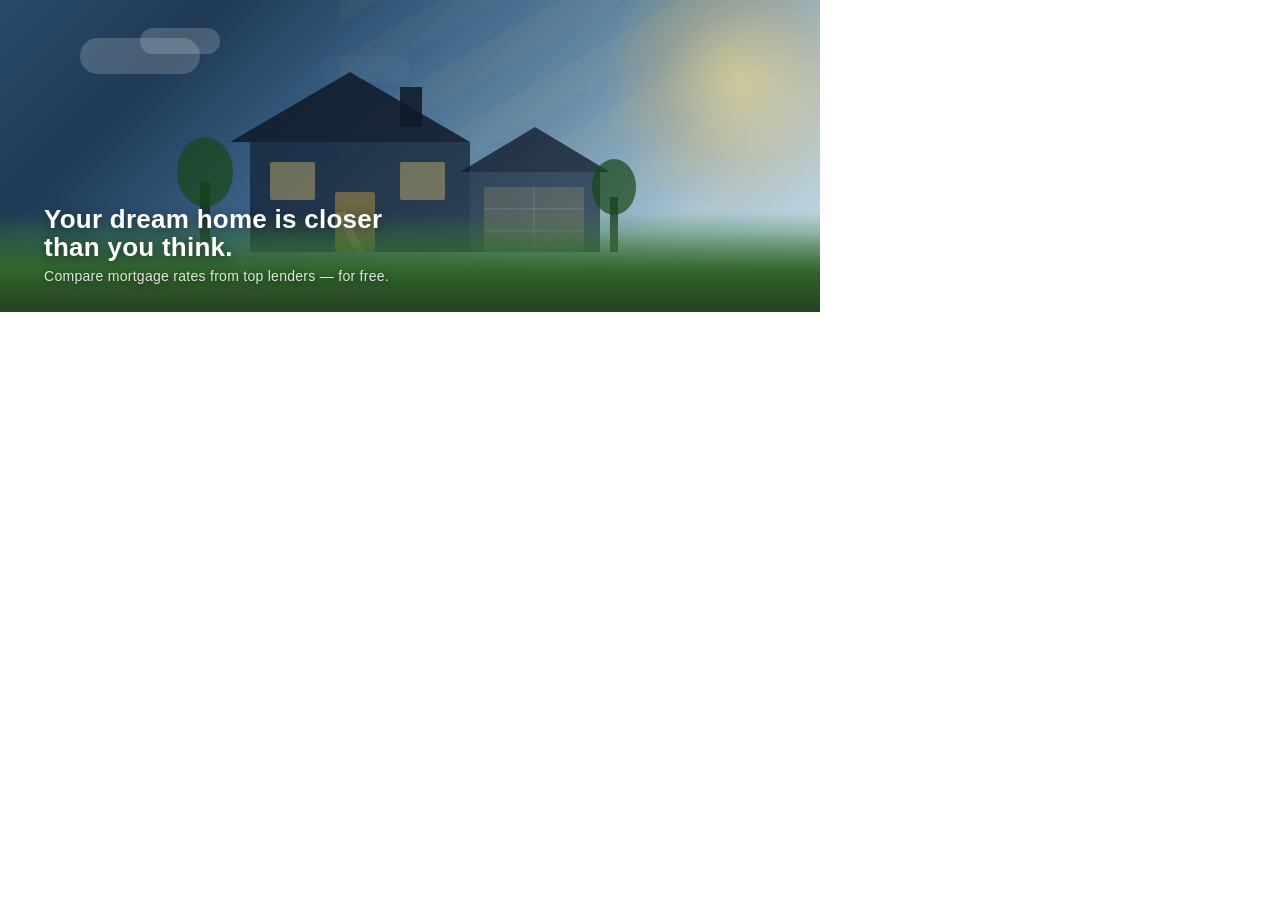
<file: fb-cover.html>
<!DOCTYPE html>
<html lang="en">
<head>
<meta charset="UTF-8">
<style>
  * { margin: 0; padding: 0; box-sizing: border-box; }
  body { width: 820px; height: 312px; overflow: hidden; }

  .cover {
    width: 820px; height: 312px;
    position: relative; overflow: hidden;
    font-family: 'Arial', sans-serif;
  }

  /* warm lifestyle background gradient simulating a sunny home exterior */
  .bg {
    position: absolute; inset: 0;
    background: linear-gradient(
      135deg,
      #2b4a6b 0%,
      #1e3a55 20%,
      #3a6186 40%,
      #6b8fa8 60%,
      #a8c4d4 80%,
      #c9dde8 100%
    );
  }

  /* sun/glow top right */
  .sun {
    position: absolute; top: -60px; right: -60px;
    width: 280px; height: 280px;
    border-radius: 50%;
    background: radial-gradient(circle, rgba(255,220,120,0.55) 0%, rgba(255,180,60,0.2) 40%, transparent 70%);
  }

  /* ground/lawn gradient at bottom */
  .ground {
    position: absolute; bottom: 0; left: 0; right: 0; height: 100px;
    background: linear-gradient(to top, #2d5a27 0%, #3a7a32 40%, transparent 100%);
  }

  /* house silhouette */
  .house-wrap {
    position: absolute; bottom: 60px; left: 50%; transform: translateX(-50%);
  }

  svg.house-silhouette { display: block; }

  /* warm overlay at bottom */
  .warm-overlay {
    position: absolute; bottom: 0; left: 0; right: 0; height: 80px;
    background: linear-gradient(to top, rgba(30,50,30,0.6), transparent);
  }

  /* soft light rays */
  .rays {
    position: absolute; top: 0; right: 80px;
    width: 400px; height: 312px;
    background: repeating-linear-gradient(
      -30deg,
      transparent,
      transparent 30px,
      rgba(255,220,100,0.03) 30px,
      rgba(255,220,100,0.03) 60px
    );
  }

  /* text overlay — minimal, aspirational */
  .text-overlay {
    position: absolute; bottom: 28px; left: 44px;
  }

  .headline {
    font-size: 26px; font-weight: 700; color: #ffffff;
    letter-spacing: 0.01em; line-height: 1.1;
    text-shadow: 0 2px 12px rgba(0,0,0,0.5);
    margin-bottom: 6px;
  }

  .sub {
    font-size: 14px; font-weight: 400; color: rgba(255,255,255,0.85);
    letter-spacing: 0.02em;
    text-shadow: 0 1px 6px rgba(0,0,0,0.5);
  }

  /* clouds */
  .cloud {
    position: absolute;
    background: rgba(255,255,255,0.18);
    border-radius: 50px;
  }
</style>
</head>
<body>
<div class="cover">
  <div class="bg"></div>
  <div class="sun"></div>
  <div class="rays"></div>

  <!-- clouds -->
  <div class="cloud" style="width:120px;height:36px;top:38px;left:80px;"></div>
  <div class="cloud" style="width:80px;height:26px;top:28px;left:140px;"></div>
  <div class="cloud" style="width:90px;height:28px;top:55px;left:320px;opacity:0.12;"></div>

  <!-- house silhouette SVG -->
  <div class="house-wrap">
    <svg class="house-silhouette" width="480" height="200" viewBox="0 0 480 200" fill="none" xmlns="http://www.w3.org/2000/svg">
      <!-- main house body -->
      <rect x="80" y="90" width="220" height="110" fill="rgba(20,35,55,0.75)"/>
      <!-- main roof -->
      <polygon points="60,90 300,90 180,20" fill="rgba(15,25,40,0.85)"/>
      <!-- chimney -->
      <rect x="230" y="35" width="22" height="40" fill="rgba(15,25,40,0.85)"/>
      <!-- garage -->
      <rect x="300" y="120" width="130" height="80" fill="rgba(20,35,55,0.65)"/>
      <!-- garage roof -->
      <polygon points="290,120 440,120 365,75" fill="rgba(15,25,40,0.75)"/>
      <!-- door -->
      <rect x="165" y="140" width="40" height="60" rx="3" fill="rgba(180,150,60,0.5)"/>
      <!-- windows main house -->
      <rect x="100" y="110" width="45" height="38" rx="2" fill="rgba(255,220,120,0.35)"/>
      <rect x="230" y="110" width="45" height="38" rx="2" fill="rgba(255,220,120,0.35)"/>
      <!-- garage door -->
      <rect x="314" y="135" width="100" height="65" rx="2" fill="rgba(255,220,120,0.15)"/>
      <!-- window lines garage door -->
      <line x1="314" y1="157" x2="414" y2="157" stroke="rgba(255,255,255,0.15)" stroke-width="1"/>
      <line x1="314" y1="179" x2="414" y2="179" stroke="rgba(255,255,255,0.15)" stroke-width="1"/>
      <line x1="364" y1="135" x2="364" y2="200" stroke="rgba(255,255,255,0.15)" stroke-width="1"/>
      <!-- tree left -->
      <rect x="30" y="130" width="10" height="60" fill="rgba(20,40,20,0.7)"/>
      <ellipse cx="35" cy="120" rx="28" ry="35" fill="rgba(25,70,25,0.7)"/>
      <!-- tree right -->
      <rect x="440" y="145" width="8" height="55" fill="rgba(20,40,20,0.7)"/>
      <ellipse cx="444" cy="135" rx="22" ry="28" fill="rgba(25,70,25,0.7)"/>
      <!-- walkway -->
      <polygon points="185,200 195,200 175,160 165,160" fill="rgba(180,160,120,0.3)"/>
    </svg>
  </div>

  <div class="ground"></div>
  <div class="warm-overlay"></div>

  <div class="text-overlay">
    <div class="headline">Your dream home is closer<br>than you think.</div>
    <div class="sub">Compare mortgage rates from top lenders — for free.</div>
  </div>
</div>
</body>
</html>
</file>
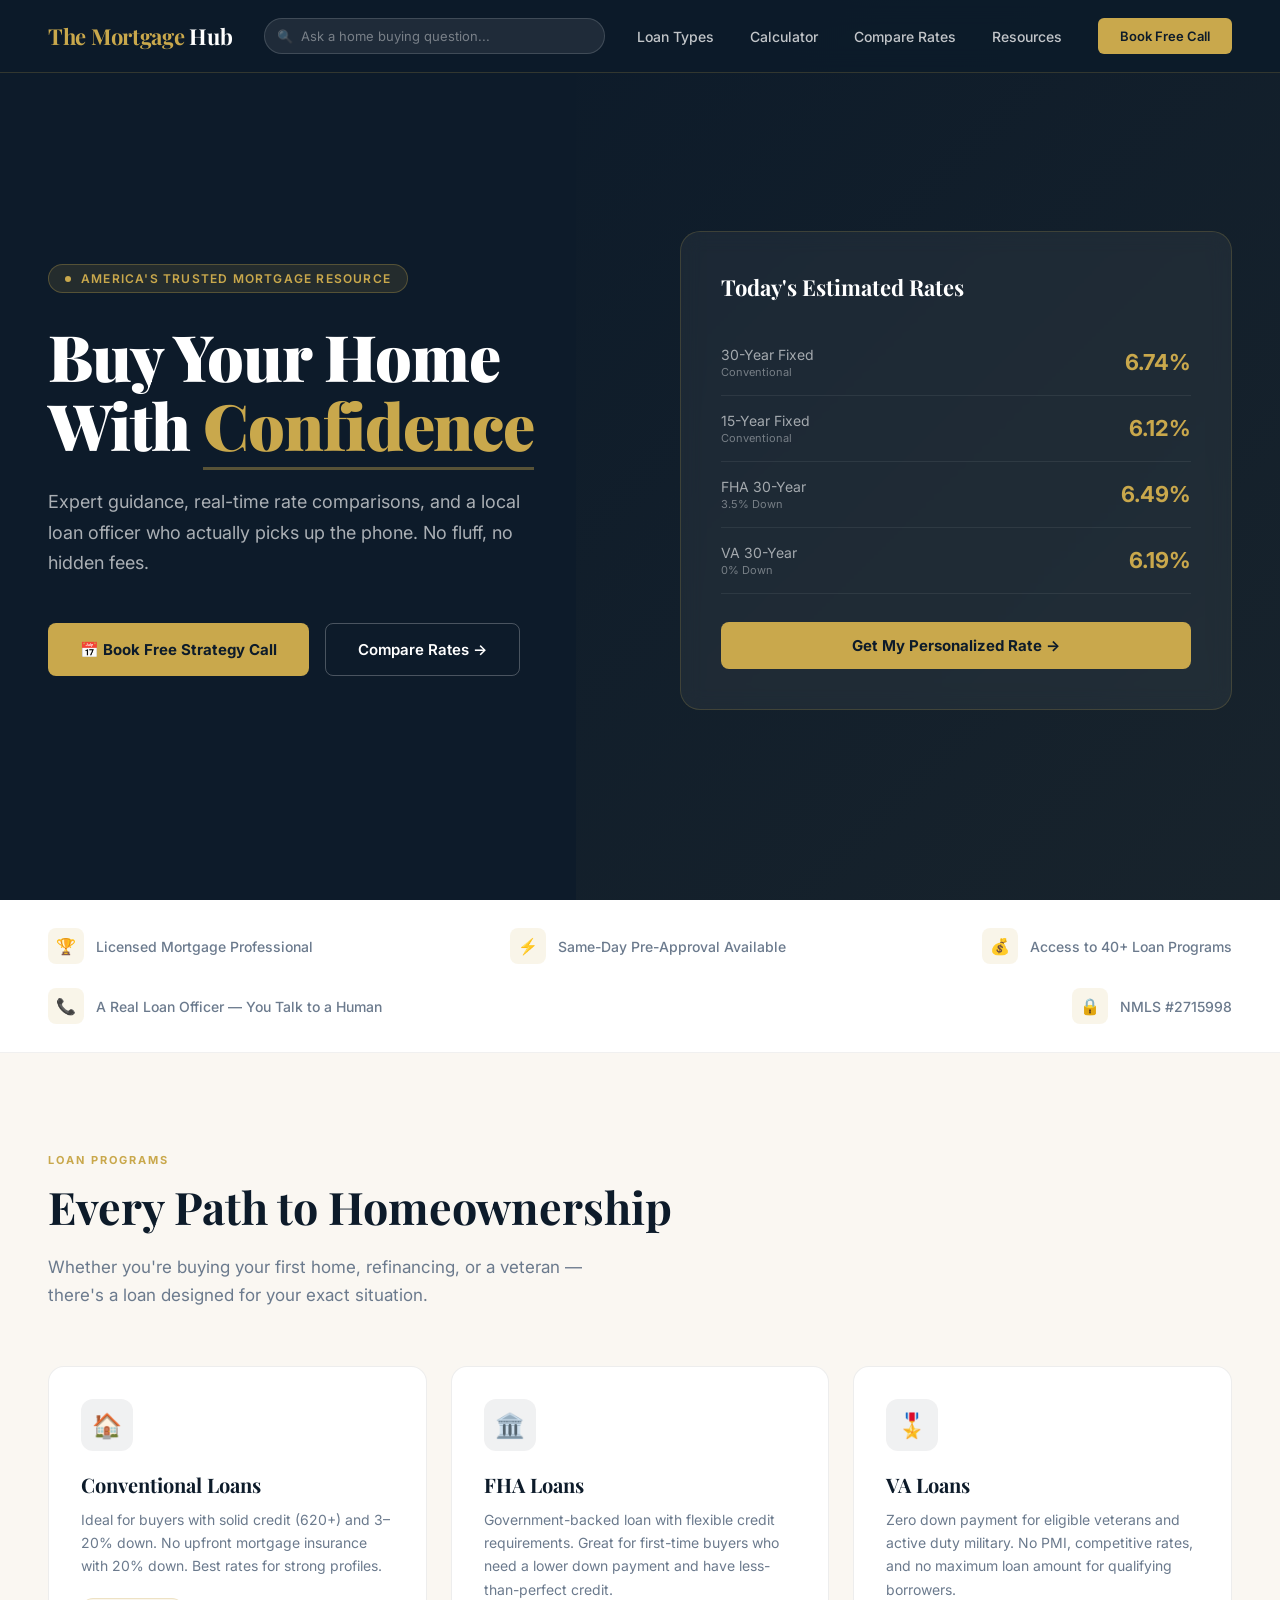
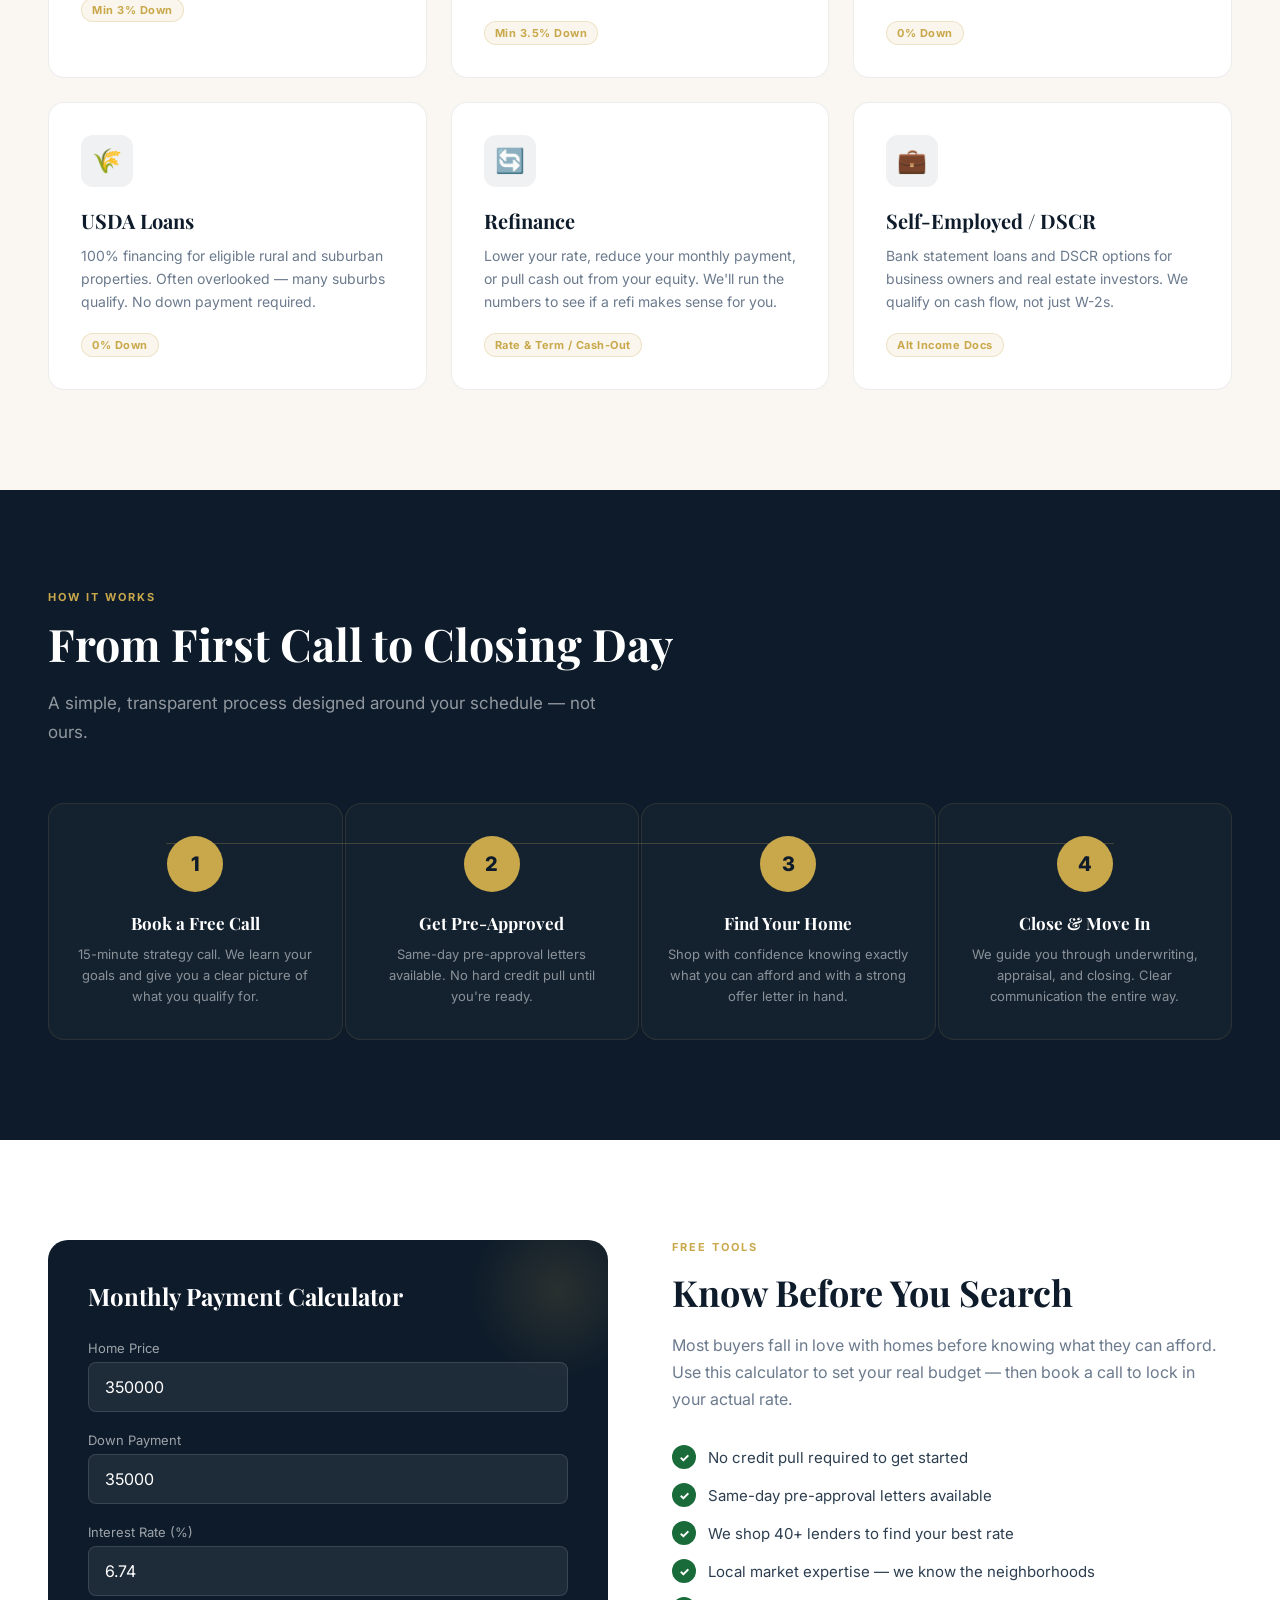
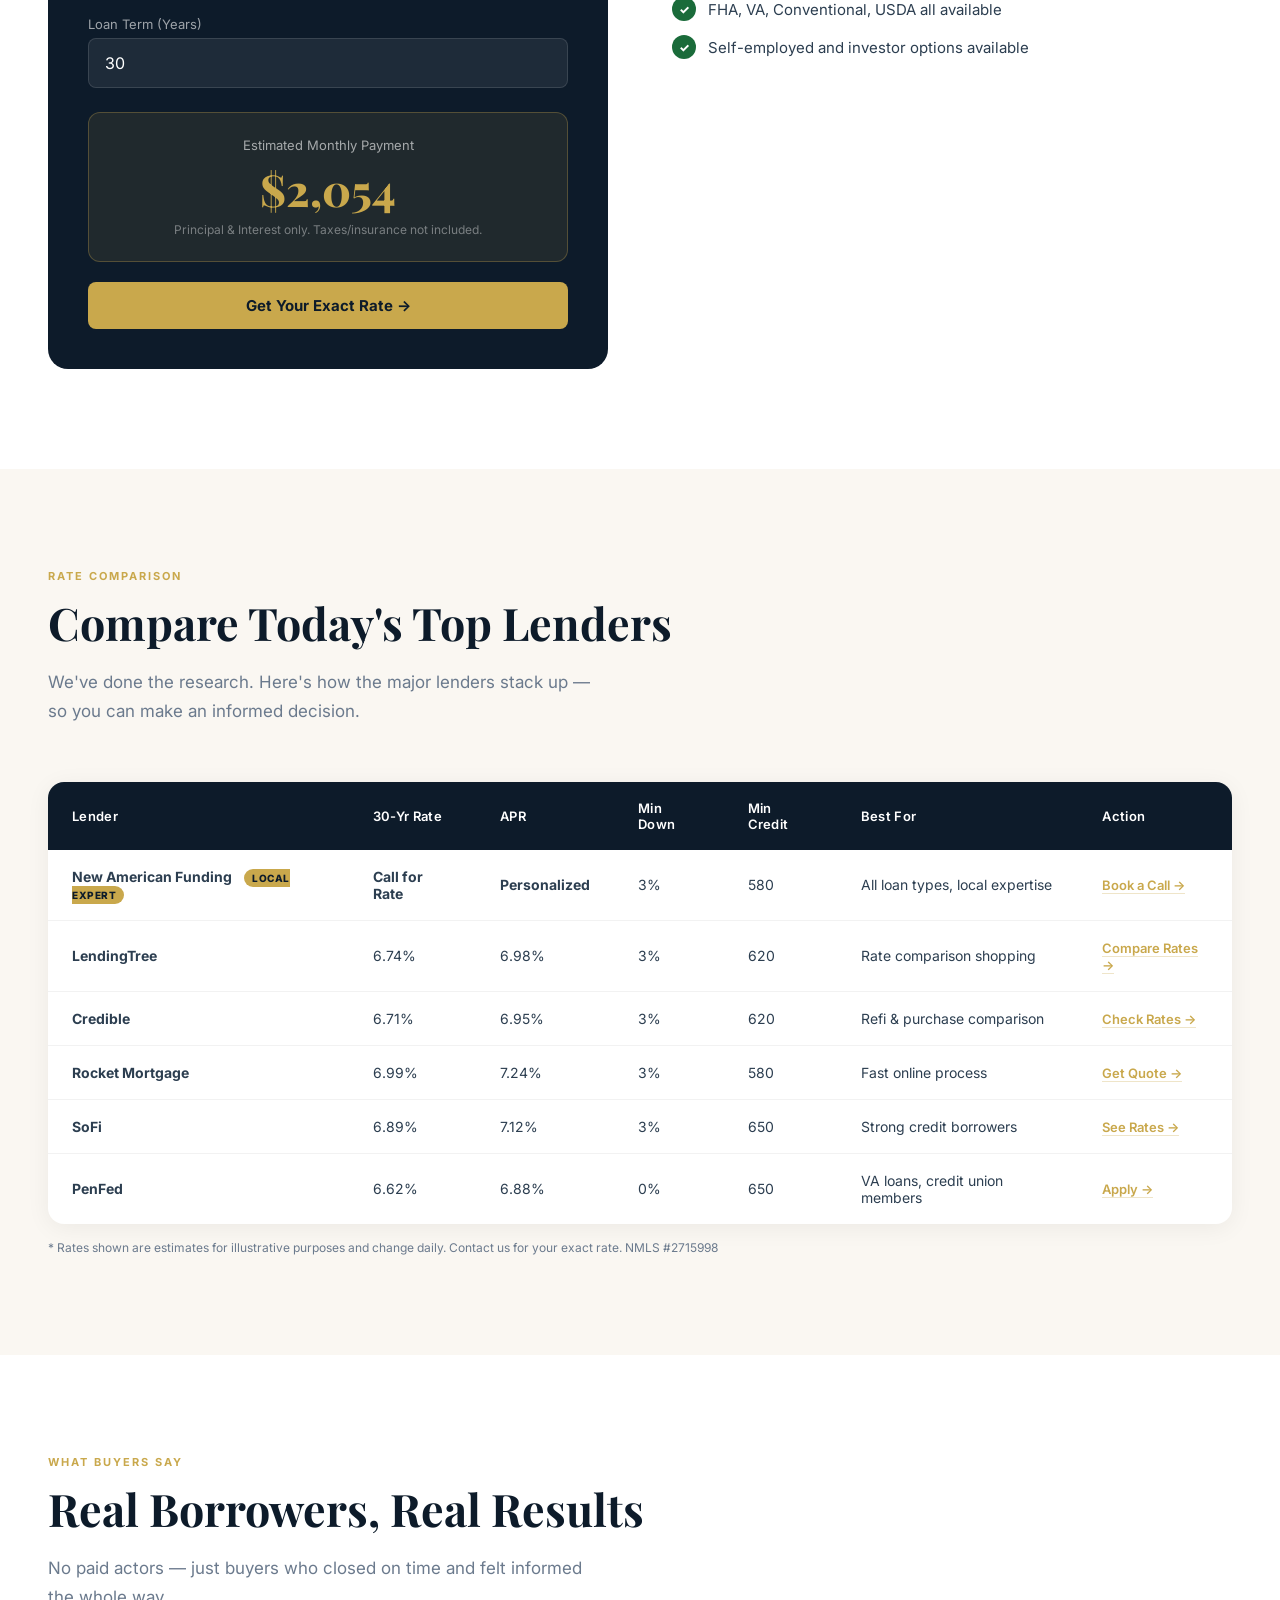
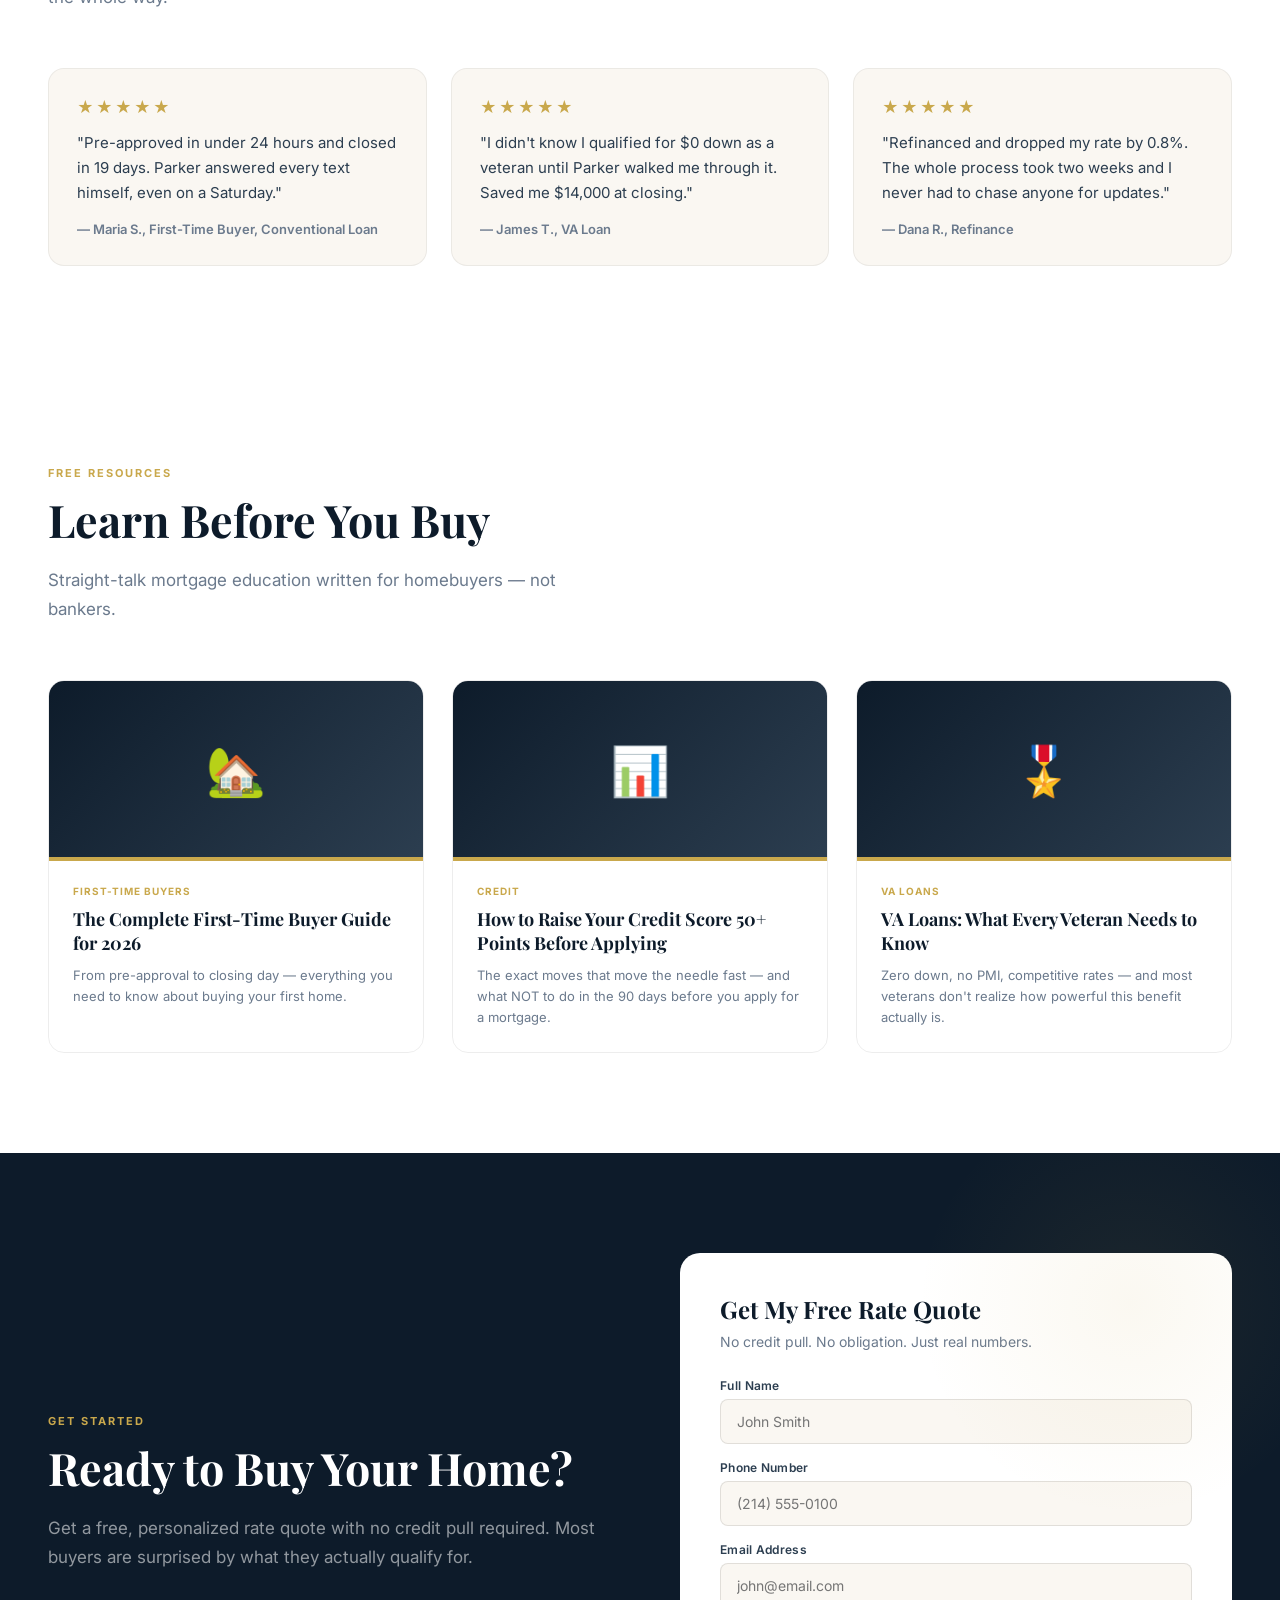
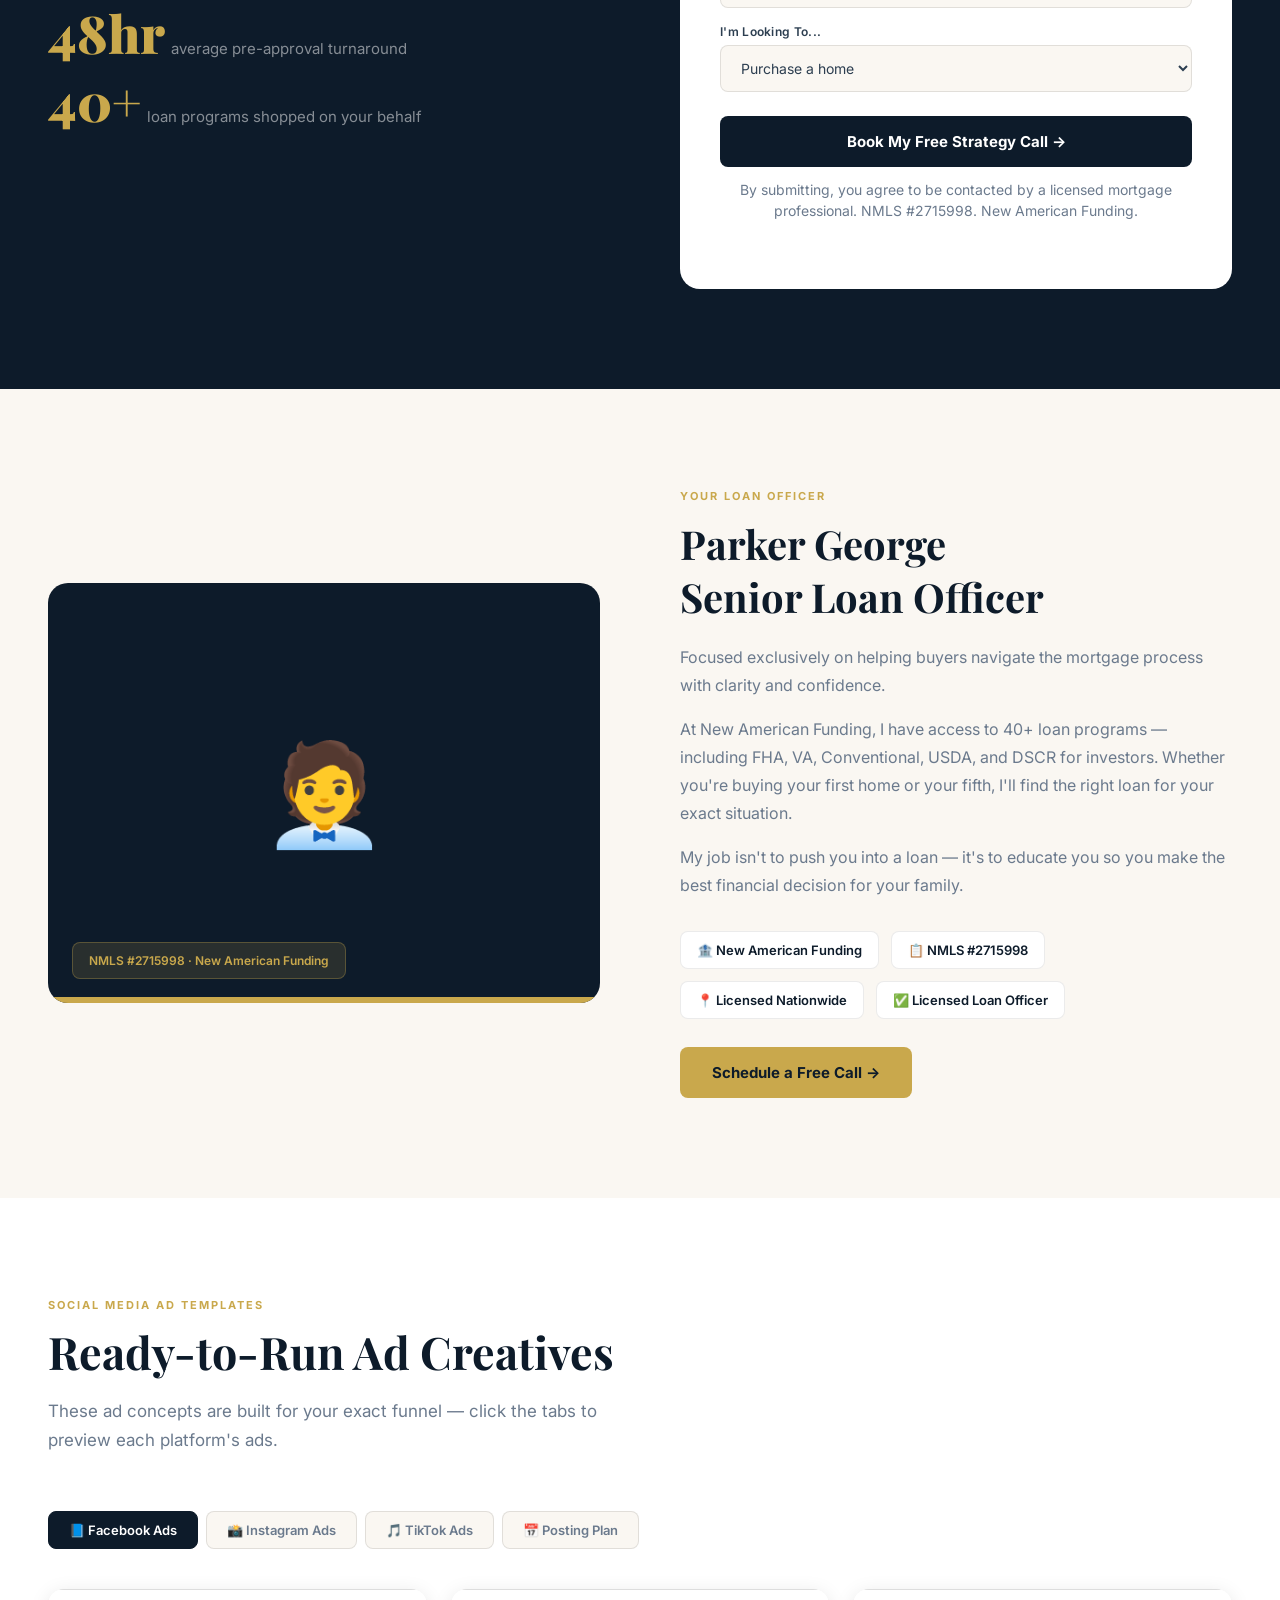
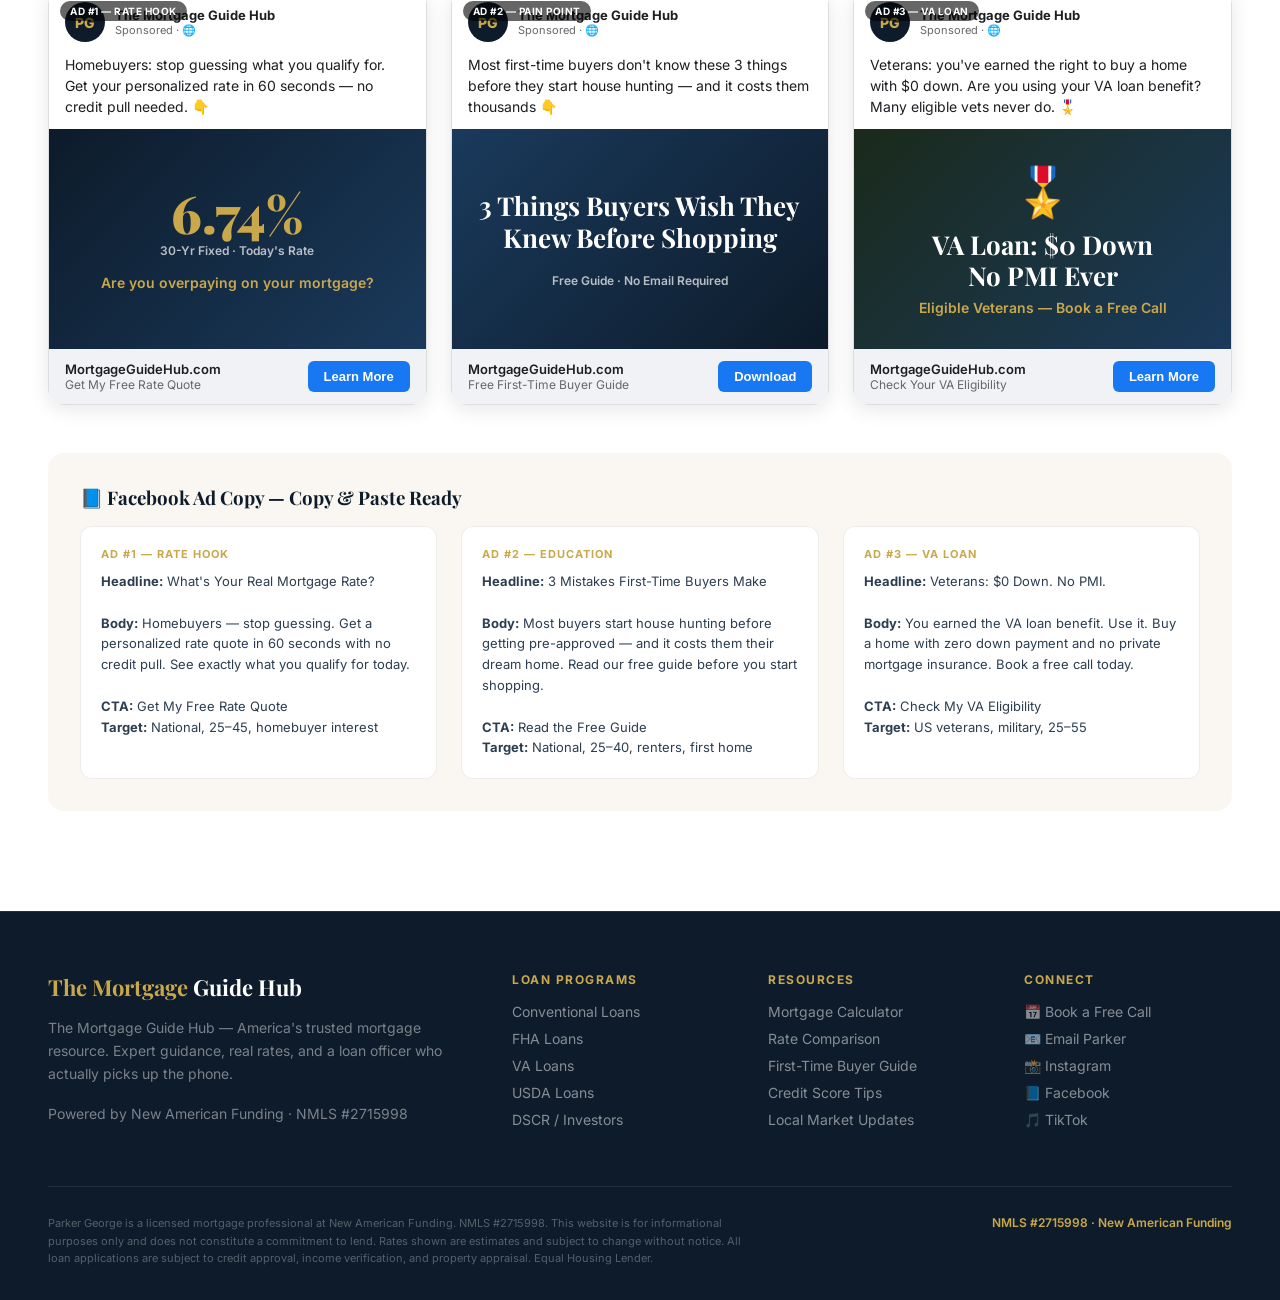
<file: old-index.html>
<!DOCTYPE html>
<html lang="en">
<head>
<meta charset="UTF-8">
<meta name="viewport" content="width=device-width, initial-scale=1.0">
<title>The Mortgage Guide Hub — Your National Mortgage Resource</title>
<link href="https://fonts.googleapis.com/css2?family=Playfair+Display:wght@400;700;900&family=Inter:wght@300;400;500;600;700&display=swap" rel="stylesheet">
<style>
  :root {
    --navy: #0D1B2A;
    --gold: #C9A84C;
    --gold-light: #E8C97A;
    --cream: #FAF7F2;
    --charcoal: #2C3E50;
    --muted: #6B7A8D;
    --white: #FFFFFF;
    --red: #C0392B;
    --green: #1A6B3A;
    --section-gap: 100px;
  }

  * { margin: 0; padding: 0; box-sizing: border-box; }

  body {
    font-family: 'Inter', sans-serif;
    background: var(--cream);
    color: var(--charcoal);
    overflow-x: hidden;
  }

  /* ── NAV ── */
  nav {
    position: fixed; top: 0; left: 0; right: 0; z-index: 100;
    background: rgba(13,27,42,0.97);
    backdrop-filter: blur(12px);
    padding: 18px 48px;
    display: flex; justify-content: space-between; align-items: center;
    border-bottom: 1px solid rgba(201,168,76,0.2);
  }
  .nav-logo {
    font-family: 'Playfair Display', serif;
    font-size: 22px; font-weight: 700;
    color: var(--white);
    letter-spacing: -0.3px;
  }
  .nav-logo span { color: var(--gold); }
  .nav-links { display: flex; gap: 36px; align-items: center; }
  .nav-links a {
    color: rgba(255,255,255,0.75);
    text-decoration: none; font-size: 14px; font-weight: 500;
    transition: color 0.2s;
  }
  .nav-links a:hover { color: var(--gold); }
  .nav-cta {
    background: var(--gold); color: var(--navy) !important;
    padding: 10px 22px; border-radius: 6px;
    font-weight: 600 !important; font-size: 13px !important;
    transition: background 0.2s !important;
  }
  .nav-cta:hover { background: var(--gold-light) !important; }

  .nav-search { position: relative; flex: 1; max-width: 360px; margin: 0 32px; }
  .nav-search-input {
    width: 100%; padding: 9px 16px 9px 36px;
    background: rgba(255,255,255,0.08);
    border: 1px solid rgba(255,255,255,0.15);
    border-radius: 100px; color: var(--white);
    font-size: 13px; font-family: 'Inter', sans-serif;
    outline: none; transition: border-color 0.2s, background 0.2s;
  }
  .nav-search-input::placeholder { color: rgba(255,255,255,0.4); }
  .nav-search-input:focus { border-color: var(--gold); background: rgba(255,255,255,0.12); }
  .nav-search-icon {
    position: absolute; left: 13px; top: 50%; transform: translateY(-50%);
    font-size: 13px; color: rgba(255,255,255,0.4); pointer-events: none;
  }

  /* ── SEARCH MODAL ── */
  .search-modal-overlay {
    display: none;
    position: fixed; inset: 0; z-index: 200;
    background: rgba(13,27,42,0.75);
    backdrop-filter: blur(4px);
    align-items: flex-start; justify-content: center;
    padding: 100px 24px 24px;
  }
  .search-modal-overlay.active { display: flex; }
  .search-modal {
    background: var(--white); border-radius: 16px;
    max-width: 600px; width: 100%; max-height: 70vh;
    overflow-y: auto; padding: 32px;
    box-shadow: 0 24px 64px rgba(0,0,0,0.3);
  }
  .search-modal-close {
    float: right; background: none; border: none;
    font-size: 22px; color: var(--muted); cursor: pointer; line-height: 1;
  }
  .search-result-q {
    font-family: 'Playfair Display', serif;
    font-size: 19px; color: var(--navy); margin-bottom: 10px;
    padding-top: 20px; border-top: 1px solid rgba(0,0,0,0.06);
  }
  .search-result-q:first-of-type { padding-top: 0; border-top: none; }
  .search-result-a { font-size: 14px; color: var(--charcoal); line-height: 1.7; }
  .search-no-results { font-size: 14px; color: var(--muted); line-height: 1.7; }
  .search-cta {
    display: inline-block; margin-top: 16px;
    background: var(--gold); color: var(--navy);
    padding: 10px 20px; border-radius: 8px;
    font-weight: 700; font-size: 13px; text-decoration: none;
  }

  /* ── HERO ── */
  .hero {
    min-height: 100vh;
    background: var(--navy);
    display: flex; align-items: center;
    position: relative; overflow: hidden;
    padding: 120px 48px 80px;
  }
  .hero::before {
    content: '';
    position: absolute; top: 0; right: 0;
    width: 55%; height: 100%;
    background: linear-gradient(135deg, transparent 0%, rgba(201,168,76,0.06) 100%);
  }
  .hero-grid {
    display: grid; grid-template-columns: 1fr 1fr;
    gap: 80px; align-items: center;
    max-width: 1200px; margin: 0 auto; width: 100%;
  }
  .hero-eyebrow {
    display: inline-flex; align-items: center; gap: 10px;
    background: rgba(201,168,76,0.12);
    border: 1px solid rgba(201,168,76,0.3);
    border-radius: 100px; padding: 6px 16px;
    color: var(--gold); font-size: 12px; font-weight: 600;
    letter-spacing: 1.2px; text-transform: uppercase;
    margin-bottom: 28px;
  }
  .hero-eyebrow::before {
    content: ''; width: 6px; height: 6px;
    background: var(--gold); border-radius: 50%;
    animation: pulse 2s infinite;
  }
  @keyframes pulse {
    0%, 100% { opacity: 1; transform: scale(1); }
    50% { opacity: 0.5; transform: scale(0.8); }
  }
  .hero h1 {
    font-family: 'Playfair Display', serif;
    font-size: clamp(40px, 5vw, 68px);
    font-weight: 900; line-height: 1.08;
    color: var(--white);
    margin-bottom: 28px;
    letter-spacing: -1px;
  }
  .hero h1 em {
    font-style: normal; color: var(--gold);
    border-bottom: 3px solid rgba(201,168,76,0.4);
  }
  .hero p {
    font-size: 18px; line-height: 1.7;
    color: rgba(255,255,255,0.65);
    margin-bottom: 44px; max-width: 480px;
  }
  .hero-actions { display: flex; gap: 16px; flex-wrap: wrap; }
  .btn-primary {
    background: var(--gold); color: var(--navy);
    padding: 16px 32px; border-radius: 8px;
    font-weight: 700; font-size: 15px;
    text-decoration: none; display: inline-flex;
    align-items: center; gap: 8px;
    transition: all 0.2s; border: none; cursor: pointer;
  }
  .btn-primary:hover { background: var(--gold-light); transform: translateY(-2px); box-shadow: 0 8px 24px rgba(201,168,76,0.3); }
  .btn-outline {
    background: transparent; color: var(--white);
    padding: 16px 32px; border-radius: 8px;
    font-weight: 600; font-size: 15px;
    text-decoration: none; display: inline-flex;
    align-items: center; gap: 8px;
    border: 1.5px solid rgba(255,255,255,0.25);
    transition: all 0.2s;
  }
  .btn-outline:hover { border-color: var(--gold); color: var(--gold); }

  /* Hero right card */
  .hero-card {
    background: rgba(255,255,255,0.05);
    border: 1px solid rgba(201,168,76,0.2);
    border-radius: 20px; padding: 40px;
    backdrop-filter: blur(10px);
  }
  .hero-card h3 {
    font-family: 'Playfair Display', serif;
    font-size: 22px; color: var(--white);
    margin-bottom: 28px;
  }
  .rate-row {
    display: flex; justify-content: space-between;
    align-items: center; padding: 16px 0;
    border-bottom: 1px solid rgba(255,255,255,0.07);
  }
  .rate-row:last-child { border-bottom: none; }
  .rate-label { color: rgba(255,255,255,0.6); font-size: 14px; }
  .rate-val { font-size: 22px; font-weight: 700; color: var(--gold); }
  .rate-sub { font-size: 11px; color: rgba(255,255,255,0.4); margin-top: 2px; }
  .card-cta {
    margin-top: 28px;
    background: var(--gold); color: var(--navy);
    width: 100%; padding: 14px;
    border: none; border-radius: 8px;
    font-weight: 700; font-size: 15px;
    cursor: pointer; transition: all 0.2s;
    font-family: 'Inter', sans-serif;
  }
  .card-cta:hover { background: var(--gold-light); }

  /* ── TRUST BAR ── */
  .trust-bar {
    background: var(--white);
    padding: 28px 48px;
    border-bottom: 1px solid rgba(0,0,0,0.06);
  }
  .trust-inner {
    max-width: 1200px; margin: 0 auto;
    display: flex; justify-content: space-between;
    align-items: center; flex-wrap: wrap; gap: 24px;
  }
  .trust-item {
    display: flex; align-items: center; gap: 12px;
    font-size: 14px; color: var(--muted); font-weight: 500;
  }
  .trust-icon {
    width: 36px; height: 36px;
    background: rgba(201,168,76,0.12);
    border-radius: 8px; display: flex;
    align-items: center; justify-content: center;
    font-size: 16px;
  }

  /* ── SECTIONS ── */
  section { padding: var(--section-gap) 48px; }
  .section-inner { max-width: 1200px; margin: 0 auto; }
  .section-label {
    font-size: 11px; font-weight: 700;
    letter-spacing: 2px; text-transform: uppercase;
    color: var(--gold); margin-bottom: 14px;
  }
  .section-title {
    font-family: 'Playfair Display', serif;
    font-size: clamp(32px, 3.5vw, 48px);
    font-weight: 700; color: var(--navy);
    line-height: 1.15; margin-bottom: 20px;
  }
  .section-sub {
    font-size: 17px; color: var(--muted);
    line-height: 1.7; max-width: 560px;
    margin-bottom: 56px;
  }

  /* ── LOAN TYPES ── */
  .loans-section { background: var(--cream); }
  .loans-grid {
    display: grid; grid-template-columns: repeat(3, 1fr);
    gap: 24px;
  }
  .loan-card {
    background: var(--white);
    border: 1px solid rgba(0,0,0,0.07);
    border-radius: 16px; padding: 32px;
    transition: all 0.25s; cursor: pointer;
    position: relative; overflow: hidden;
  }
  .loan-card::after {
    content: '';
    position: absolute; bottom: 0; left: 0; right: 0;
    height: 3px; background: var(--gold);
    transform: scaleX(0); transition: transform 0.3s;
    transform-origin: left;
  }
  .loan-card:hover { transform: translateY(-6px); box-shadow: 0 20px 48px rgba(0,0,0,0.1); }
  .loan-card:hover::after { transform: scaleX(1); }
  .loan-icon {
    width: 52px; height: 52px;
    background: rgba(13,27,42,0.06);
    border-radius: 12px; display: flex;
    align-items: center; justify-content: center;
    font-size: 24px; margin-bottom: 20px;
  }
  .loan-card h3 {
    font-family: 'Playfair Display', serif;
    font-size: 20px; font-weight: 700;
    color: var(--navy); margin-bottom: 10px;
  }
  .loan-card p {
    font-size: 14px; color: var(--muted);
    line-height: 1.65; margin-bottom: 20px;
  }
  .loan-tag {
    display: inline-block;
    background: rgba(201,168,76,0.1);
    color: var(--gold); font-size: 11px;
    font-weight: 700; letter-spacing: 0.5px;
    padding: 4px 10px; border-radius: 100px;
    border: 1px solid rgba(201,168,76,0.25);
  }

  /* ── PROCESS ── */
  .process-section { background: var(--navy); }
  .process-section .section-title { color: var(--white); }
  .process-section .section-sub { color: rgba(255,255,255,0.55); }
  .process-section .section-label { color: var(--gold); }
  .steps-grid {
    display: grid; grid-template-columns: repeat(4, 1fr);
    gap: 2px; position: relative;
  }
  .steps-grid::before {
    content: '';
    position: absolute; top: 40px; left: 10%; right: 10%;
    height: 1px; background: rgba(201,168,76,0.25);
  }
  .step {
    background: rgba(255,255,255,0.03);
    border: 1px solid rgba(201,168,76,0.12);
    border-radius: 16px; padding: 32px 24px;
    text-align: center; position: relative;
  }
  .step-num {
    width: 56px; height: 56px;
    background: var(--gold); color: var(--navy);
    border-radius: 50%; display: flex;
    align-items: center; justify-content: center;
    font-size: 20px; font-weight: 800;
    margin: 0 auto 20px; position: relative; z-index: 1;
  }
  .step h4 {
    font-family: 'Playfair Display', serif;
    font-size: 17px; color: var(--white);
    margin-bottom: 10px;
  }
  .step p { font-size: 13px; color: rgba(255,255,255,0.5); line-height: 1.6; }

  /* ── CALCULATOR ── */
  .calc-section { background: var(--white); }
  .calc-grid { display: grid; grid-template-columns: 1fr 1fr; gap: 64px; align-items: start; }
  .calc-box {
    background: var(--navy); border-radius: 20px;
    padding: 40px; position: relative; overflow: hidden;
  }
  .calc-box::before {
    content: '';
    position: absolute; top: -40px; right: -40px;
    width: 180px; height: 180px;
    background: radial-gradient(circle, rgba(201,168,76,0.15) 0%, transparent 70%);
  }
  .calc-label-text { color: rgba(255,255,255,0.6); font-size: 13px; margin-bottom: 6px; }
  .calc-input-group { margin-bottom: 20px; }
  .calc-input {
    width: 100%; padding: 14px 16px;
    background: rgba(255,255,255,0.07);
    border: 1px solid rgba(255,255,255,0.12);
    border-radius: 8px; color: var(--white);
    font-size: 16px; font-family: 'Inter', sans-serif;
    outline: none; transition: border-color 0.2s;
  }
  .calc-input:focus { border-color: var(--gold); }
  .calc-result {
    background: rgba(201,168,76,0.1);
    border: 1px solid rgba(201,168,76,0.3);
    border-radius: 12px; padding: 24px;
    margin-top: 24px; text-align: center;
  }
  .calc-result-label { color: rgba(255,255,255,0.6); font-size: 13px; margin-bottom: 6px; }
  .calc-result-val {
    font-size: 44px; font-weight: 800;
    color: var(--gold); font-family: 'Playfair Display', serif;
  }
  .calc-result-sub { color: rgba(255,255,255,0.4); font-size: 12px; margin-top: 4px; }
  .calc-btn {
    width: 100%; margin-top: 20px;
    background: var(--gold); color: var(--navy);
    padding: 14px; border: none; border-radius: 8px;
    font-weight: 700; font-size: 15px;
    cursor: pointer; font-family: 'Inter', sans-serif;
    transition: all 0.2s;
  }
  .calc-btn:hover { background: var(--gold-light); }
  .calc-content h2 {
    font-family: 'Playfair Display', serif;
    font-size: 36px; color: var(--navy); margin-bottom: 16px;
  }
  .calc-content p { color: var(--muted); font-size: 16px; line-height: 1.7; margin-bottom: 32px; }
  .calc-features { list-style: none; display: flex; flex-direction: column; gap: 14px; }
  .calc-features li {
    display: flex; align-items: center; gap: 12px;
    font-size: 15px; color: var(--charcoal);
  }
  .calc-features li::before {
    content: '✓';
    width: 24px; height: 24px;
    background: var(--green); color: white;
    border-radius: 50%; display: flex;
    align-items: center; justify-content: center;
    font-size: 12px; font-weight: 800;
    flex-shrink: 0;
  }

  /* ── AFFILIATE COMPARE ── */
  .compare-section { background: var(--cream); }
  .compare-table {
    width: 100%; border-collapse: collapse;
    background: var(--white); border-radius: 16px;
    overflow: hidden; box-shadow: 0 4px 24px rgba(0,0,0,0.06);
  }
  .compare-table th {
    background: var(--navy); color: var(--white);
    padding: 18px 24px; text-align: left;
    font-size: 13px; font-weight: 600;
    letter-spacing: 0.3px;
  }
  .compare-table th:first-child { border-radius: 0; }
  .compare-table td {
    padding: 18px 24px; font-size: 14px;
    border-bottom: 1px solid rgba(0,0,0,0.05);
    color: var(--charcoal);
  }
  .compare-table tr:last-child td { border-bottom: none; }
  .compare-table tr:hover td { background: rgba(201,168,76,0.04); }
  .badge-best {
    background: var(--gold); color: var(--navy);
    font-size: 10px; font-weight: 800;
    padding: 3px 8px; border-radius: 100px;
    letter-spacing: 0.5px; margin-left: 8px;
  }
  .rate-highlight { color: var(--green); font-weight: 700; }
  .apply-link {
    color: var(--gold); font-weight: 600;
    text-decoration: none; font-size: 13px;
    border-bottom: 1px solid rgba(201,168,76,0.3);
    transition: all 0.2s;
  }
  .apply-link:hover { color: var(--navy); border-color: var(--navy); }

  /* ── TESTIMONIALS ── */
  .testimonials-section { background: var(--white); }
  .testimonials-grid { display: grid; grid-template-columns: repeat(3, 1fr); gap: 24px; }
  .testimonial-card {
    background: var(--cream); border: 1px solid rgba(0,0,0,0.06);
    border-radius: 16px; padding: 28px;
  }
  .testimonial-stars { color: var(--gold); font-size: 16px; margin-bottom: 14px; letter-spacing: 2px; }
  .testimonial-quote { font-size: 15px; color: var(--charcoal); line-height: 1.65; margin-bottom: 16px; }
  .testimonial-author { font-size: 13px; color: var(--muted); font-weight: 600; }

  /* ── STICKY MOBILE CTA ── */
  .sticky-cta {
    display: none;
    position: fixed; bottom: 0; left: 0; right: 0; z-index: 99;
    background: var(--navy); padding: 14px 20px;
    border-top: 1px solid rgba(201,168,76,0.25);
    box-shadow: 0 -8px 24px rgba(0,0,0,0.15);
  }
  .sticky-cta a {
    display: block; background: var(--gold); color: var(--navy);
    text-align: center; padding: 14px; border-radius: 8px;
    font-weight: 700; font-size: 15px; text-decoration: none;
  }

  /* ── BLOG PREVIEW ── */
  .blog-section { background: var(--white); }
  .blog-grid { display: grid; grid-template-columns: repeat(3, 1fr); gap: 28px; }
  .blog-card {
    border: 1px solid rgba(0,0,0,0.07);
    border-radius: 16px; overflow: hidden;
    transition: all 0.25s;
  }
  .blog-card:hover { transform: translateY(-4px); box-shadow: 0 16px 40px rgba(0,0,0,0.1); }
  .blog-img {
    height: 180px;
    background: linear-gradient(135deg, var(--navy), var(--charcoal));
    display: flex; align-items: center; justify-content: center;
    font-size: 48px; position: relative;
  }
  .blog-img-accent {
    position: absolute; bottom: 0; left: 0; right: 0;
    height: 4px; background: var(--gold);
  }
  .blog-body { padding: 24px; }
  .blog-tag {
    font-size: 10px; font-weight: 700; letter-spacing: 1px;
    text-transform: uppercase; color: var(--gold);
    margin-bottom: 10px;
  }
  .blog-card h4 {
    font-family: 'Playfair Display', serif;
    font-size: 18px; color: var(--navy);
    line-height: 1.35; margin-bottom: 10px;
  }
  .blog-card p { font-size: 13px; color: var(--muted); line-height: 1.6; }

  /* ── LEAD CAPTURE ── */
  .lead-section {
    background: var(--navy); position: relative; overflow: hidden;
  }
  .lead-section::before {
    content: '';
    position: absolute; top: -100px; right: -100px;
    width: 500px; height: 500px;
    background: radial-gradient(circle, rgba(201,168,76,0.08) 0%, transparent 60%);
  }
  .lead-grid { display: grid; grid-template-columns: 1fr 1fr; gap: 80px; align-items: center; }
  .lead-content .section-title { color: var(--white); }
  .lead-content .section-sub { color: rgba(255,255,255,0.55); margin-bottom: 0; }
  .lead-stat {
    display: flex; align-items: baseline; gap: 6px;
    margin-top: 36px;
  }
  .lead-stat-num {
    font-family: 'Playfair Display', serif;
    font-size: 52px; font-weight: 900;
    color: var(--gold); line-height: 1;
  }
  .lead-stat-label { color: rgba(255,255,255,0.5); font-size: 15px; }
  .lead-form {
    background: var(--white); border-radius: 20px; padding: 40px;
  }
  .lead-form h3 {
    font-family: 'Playfair Display', serif;
    font-size: 24px; color: var(--navy); margin-bottom: 8px;
  }
  .lead-form p { font-size: 14px; color: var(--muted); margin-bottom: 28px; }
  .form-group { margin-bottom: 16px; }
  .form-group label {
    display: block; font-size: 12px; font-weight: 600;
    color: var(--charcoal); margin-bottom: 6px; letter-spacing: 0.3px;
  }
  .form-input {
    width: 100%; padding: 13px 16px;
    border: 1.5px solid rgba(0,0,0,0.1);
    border-radius: 8px; font-size: 14px;
    font-family: 'Inter', sans-serif;
    outline: none; transition: border-color 0.2s;
    background: var(--cream);
  }
  .form-input:focus { border-color: var(--gold); background: var(--white); }
  .form-select {
    width: 100%; padding: 13px 16px;
    border: 1.5px solid rgba(0,0,0,0.1);
    border-radius: 8px; font-size: 14px;
    font-family: 'Inter', sans-serif;
    outline: none; background: var(--cream);
    cursor: pointer; color: var(--charcoal);
  }
  .form-submit {
    width: 100%; padding: 16px;
    background: var(--navy); color: var(--white);
    border: none; border-radius: 8px;
    font-weight: 700; font-size: 15px;
    cursor: pointer; font-family: 'Inter', sans-serif;
    transition: all 0.2s; margin-top: 8px;
  }
  .form-submit:hover { background: var(--charcoal); }
  .form-disclaimer {
    font-size: 11px; color: var(--muted);
    text-align: center; margin-top: 12px; line-height: 1.5;
  }

  /* ── ABOUT ── */
  .about-section { background: var(--cream); }
  .about-grid { display: grid; grid-template-columns: 1fr 1fr; gap: 80px; align-items: center; }
  .about-img-box {
    background: var(--navy); border-radius: 20px;
    height: 420px; display: flex; align-items: center;
    justify-content: center; font-size: 100px;
    position: relative; overflow: hidden;
  }
  .about-img-box::after {
    content: '';
    position: absolute; bottom: 0; left: 0; right: 0;
    height: 6px; background: var(--gold);
  }
  .about-nmls {
    position: absolute; bottom: 24px; left: 24px;
    background: rgba(201,168,76,0.15);
    border: 1px solid rgba(201,168,76,0.3);
    border-radius: 8px; padding: 10px 16px;
    color: var(--gold); font-size: 12px; font-weight: 600;
  }
  .about-content h2 {
    font-family: 'Playfair Display', serif;
    font-size: 40px; color: var(--navy); margin-bottom: 20px;
  }
  .about-content p {
    font-size: 16px; color: var(--muted);
    line-height: 1.75; margin-bottom: 16px;
  }
  .about-badges { display: flex; gap: 12px; flex-wrap: wrap; margin-top: 32px; }
  .about-badge {
    background: var(--white); border: 1px solid rgba(0,0,0,0.08);
    border-radius: 8px; padding: 10px 16px;
    font-size: 13px; font-weight: 600; color: var(--navy);
    display: flex; align-items: center; gap: 8px;
  }

  /* ── FOOTER ── */
  footer {
    background: var(--navy);
    border-top: 1px solid rgba(201,168,76,0.15);
    padding: 60px 48px 32px;
  }
  .footer-grid {
    display: grid; grid-template-columns: 2fr 1fr 1fr 1fr;
    gap: 48px; max-width: 1200px; margin: 0 auto;
    padding-bottom: 48px;
    border-bottom: 1px solid rgba(255,255,255,0.08);
  }
  .footer-brand h3 {
    font-family: 'Playfair Display', serif;
    font-size: 22px; color: var(--white); margin-bottom: 14px;
  }
  .footer-brand h3 span { color: var(--gold); }
  .footer-brand p { font-size: 14px; color: rgba(255,255,255,0.45); line-height: 1.65; }
  .footer-col h4 {
    font-size: 12px; font-weight: 700; letter-spacing: 1.5px;
    text-transform: uppercase; color: var(--gold); margin-bottom: 16px;
  }
  .footer-col a {
    display: block; color: rgba(255,255,255,0.5);
    text-decoration: none; font-size: 14px;
    margin-bottom: 10px; transition: color 0.2s;
  }
  .footer-col a:hover { color: var(--white); }
  .footer-bottom {
    max-width: 1200px; margin: 28px auto 0;
    display: flex; justify-content: space-between;
    align-items: flex-start; gap: 24px; flex-wrap: wrap;
  }
  .footer-legal { font-size: 11px; color: rgba(255,255,255,0.3); line-height: 1.6; max-width: 700px; }
  .footer-nmls { font-size: 12px; color: var(--gold); font-weight: 600; }

  /* ── SOCIAL ADS SECTION ── */
  .ads-section { background: var(--white); }
  .ads-tabs { display: flex; gap: 8px; margin-bottom: 40px; flex-wrap: wrap; }
  .tab-btn {
    padding: 10px 20px; border-radius: 8px;
    border: 1.5px solid rgba(0,0,0,0.1);
    background: var(--cream); cursor: pointer;
    font-size: 13px; font-weight: 600; color: var(--muted);
    font-family: 'Inter', sans-serif; transition: all 0.2s;
  }
  .tab-btn.active, .tab-btn:hover {
    background: var(--navy); color: var(--white); border-color: var(--navy);
  }
  .tab-content { display: none; }
  .tab-content.active { display: block; }

  /* Ad previews */
  .ad-preview-grid { display: grid; grid-template-columns: repeat(3, 1fr); gap: 24px; margin-bottom: 48px; }
  .ad-card {
    border-radius: 16px; overflow: hidden;
    box-shadow: 0 4px 20px rgba(0,0,0,0.1);
    cursor: pointer; transition: transform 0.2s;
    position: relative;
  }
  .ad-card:hover { transform: scale(1.02); }
  .ad-card-label {
    position: absolute; top: 12px; left: 12px;
    background: rgba(0,0,0,0.6); color: white;
    font-size: 10px; font-weight: 700; letter-spacing: 0.5px;
    padding: 4px 10px; border-radius: 100px;
    text-transform: uppercase;
  }

  /* Facebook Ad Style */
  .fb-ad { background: var(--white); border: 1px solid #ddd; font-family: 'Inter', sans-serif; }
  .fb-ad-header { padding: 12px 16px; display: flex; align-items: center; gap: 10px; }
  .fb-ad-avatar { width: 40px; height: 40px; background: var(--navy); border-radius: 50%; display: flex; align-items: center; justify-content: center; color: var(--gold); font-weight: 800; font-size: 14px; }
  .fb-ad-info { flex: 1; }
  .fb-ad-name { font-size: 13px; font-weight: 700; color: #1c1e21; }
  .fb-ad-sponsored { font-size: 11px; color: #65676b; }
  .fb-ad-body { padding: 0 16px 12px; font-size: 14px; color: #1c1e21; line-height: 1.5; }
  .fb-ad-image {
    background: linear-gradient(135deg, var(--navy) 0%, #1a3a5c 100%);
    height: 220px; display: flex; flex-direction: column;
    align-items: center; justify-content: center;
    padding: 24px; text-align: center;
  }
  .fb-ad-image h2 { font-family: 'Playfair Display', serif; font-size: 26px; color: white; line-height: 1.2; margin-bottom: 8px; }
  .fb-ad-image p { color: var(--gold); font-size: 14px; font-weight: 600; }
  .fb-ad-image .big-rate { font-size: 52px; font-weight: 900; color: var(--gold); font-family: 'Playfair Display', serif; line-height: 1; }
  .fb-ad-cta { background: #f0f2f5; padding: 12px 16px; display: flex; justify-content: space-between; align-items: center; }
  .fb-ad-cta-text { font-size: 12px; color: #65676b; }
  .fb-ad-cta-btn { background: #1877f2; color: white; padding: 8px 16px; border-radius: 6px; font-size: 13px; font-weight: 600; border: none; cursor: pointer; }

  /* Instagram Ad Style */
  .ig-ad { background: var(--white); border: 1px solid #dbdbdb; font-family: 'Inter', sans-serif; }
  .ig-ad-header { padding: 10px 14px; display: flex; align-items: center; gap: 10px; }
  .ig-ad-avatar { width: 32px; height: 32px; background: linear-gradient(45deg, #f09433, #e6683c, #dc2743, #cc2366, #bc1888); border-radius: 50%; display: flex; align-items: center; justify-content: center; color: white; font-weight: 800; font-size: 12px; }
  .ig-ad-name { font-size: 13px; font-weight: 600; color: #262626; flex: 1; }
  .ig-ad-more { font-size: 20px; color: #262626; }
  .ig-ad-image {
    aspect-ratio: 1; background: linear-gradient(160deg, var(--navy), #0a2540);
    display: flex; flex-direction: column;
    align-items: center; justify-content: center; padding: 32px;
    text-align: center;
  }
  .ig-ad-image .ig-icon { font-size: 48px; margin-bottom: 16px; }
  .ig-ad-image h2 { font-family: 'Playfair Display', serif; font-size: 22px; color: white; line-height: 1.25; margin-bottom: 12px; }
  .ig-ad-image .ig-tag { background: var(--gold); color: var(--navy); font-size: 12px; font-weight: 700; padding: 4px 14px; border-radius: 100px; }
  .ig-ad-actions { padding: 10px 14px; display: flex; gap: 14px; }
  .ig-action { font-size: 22px; cursor: pointer; }
  .ig-caption { padding: 0 14px 8px; font-size: 13px; color: #262626; line-height: 1.5; }
  .ig-ad-cta { margin: 8px 14px 14px; background: var(--navy); color: white; width: calc(100% - 28px); padding: 10px; border: none; border-radius: 8px; font-size: 13px; font-weight: 600; cursor: pointer; font-family: 'Inter', sans-serif; }

  /* TikTok Ad Style */
  .tt-ad { background: #000; font-family: 'Inter', sans-serif; aspect-ratio: 9/16; display: flex; flex-direction: column; justify-content: flex-end; position: relative; min-height: 400px; }
  .tt-bg { position: absolute; inset: 0; background: linear-gradient(180deg, rgba(0,0,0,0.3) 0%, transparent 40%, rgba(0,0,0,0.8) 100%); }
  .tt-content-bg { position: absolute; inset: 0; background: linear-gradient(135deg, #0D1B2A 0%, #1a3a5c 50%, #0D1B2A 100%); display: flex; align-items: center; justify-content: center; }
  .tt-content-bg .tt-visual { text-align: center; }
  .tt-content-bg .tt-visual h2 { font-family: 'Playfair Display', serif; font-size: 28px; color: white; line-height: 1.2; margin-bottom: 8px; padding: 0 24px; }
  .tt-content-bg .tt-visual .tt-num { font-size: 64px; font-weight: 900; color: var(--gold); font-family: 'Playfair Display', serif; line-height: 1; }
  .tt-overlay { position: relative; z-index: 2; padding: 20px 16px; }
  .tt-right { position: absolute; right: 12px; bottom: 100px; display: flex; flex-direction: column; gap: 20px; align-items: center; z-index: 3; }
  .tt-right-icon { display: flex; flex-direction: column; align-items: center; gap: 4px; color: white; }
  .tt-right-icon span:first-child { font-size: 24px; }
  .tt-right-icon span:last-child { font-size: 10px; }
  .tt-username { color: white; font-weight: 700; font-size: 14px; margin-bottom: 6px; }
  .tt-caption { color: rgba(255,255,255,0.85); font-size: 13px; line-height: 1.5; margin-bottom: 12px; }
  .tt-tag { color: #69c9d0; font-size: 12px; }
  .tt-cta-bar { background: var(--gold); padding: 10px 16px; text-align: center; font-weight: 700; font-size: 13px; color: var(--navy); }

  /* ── POSTING PLAN ── */
  .plan-section { background: var(--cream); }
  .plan-grid { display: grid; grid-template-columns: repeat(7, 1fr); gap: 8px; }
  .plan-day-header {
    text-align: center; font-size: 11px; font-weight: 700;
    letter-spacing: 1px; text-transform: uppercase;
    color: var(--muted); padding: 8px 0; margin-bottom: 4px;
  }
  .plan-slot {
    border-radius: 10px; padding: 12px;
    font-size: 11px; line-height: 1.5; min-height: 100px;
    border: 1px solid transparent;
    display: flex; flex-direction: column; gap: 6px;
  }
  .plan-slot.fb { background: #e7f0ff; border-color: #c0d4f5; }
  .plan-slot.ig { background: #fff0f5; border-color: #f5c0d4; }
  .plan-slot.tt { background: #f0f0f0; border-color: #d0d0d0; }
  .plan-slot.rest { background: rgba(0,0,0,0.03); border-color: transparent; display: flex; align-items: center; justify-content: center; color: var(--muted); font-style: italic; }
  .plan-platform {
    font-size: 10px; font-weight: 800; letter-spacing: 0.5px;
    text-transform: uppercase; margin-bottom: 2px;
  }
  .plan-slot.fb .plan-platform { color: #1877f2; }
  .plan-slot.ig .plan-platform { color: #e1306c; }
  .plan-slot.tt .plan-platform { color: #000; }
  .plan-slot .plan-time { font-size: 10px; color: var(--muted); font-weight: 600; }
  .plan-slot .plan-topic { font-size: 11px; color: var(--charcoal); font-weight: 500; }

  .automation-box {
    background: var(--navy); border-radius: 16px; padding: 40px;
    margin-top: 48px; display: grid;
    grid-template-columns: repeat(4, 1fr); gap: 32px;
  }
  .auto-item { text-align: center; }
  .auto-icon { font-size: 36px; margin-bottom: 12px; }
  .auto-tool { font-size: 13px; font-weight: 700; color: var(--gold); margin-bottom: 6px; }
  .auto-desc { font-size: 12px; color: rgba(255,255,255,0.5); line-height: 1.5; }

  /* Responsive */
  @media (max-width: 900px) {
    nav { padding: 16px 24px; }
    .nav-links { display: none; }
    .nav-search { margin: 0 16px; max-width: none; }
    section { padding: 60px 24px; }
    .hero { padding: 100px 24px 60px; }
    .hero-grid, .calc-grid, .lead-grid, .about-grid { grid-template-columns: 1fr; gap: 40px; }
    .loans-grid, .blog-grid { grid-template-columns: 1fr; }
    .steps-grid { grid-template-columns: 1fr 1fr; }
    .ad-preview-grid { grid-template-columns: 1fr; }
    .plan-grid { grid-template-columns: repeat(3, 1fr); }
    .automation-box { grid-template-columns: 1fr 1fr; }
    .footer-grid { grid-template-columns: 1fr 1fr; }
    .testimonials-grid { grid-template-columns: 1fr; }
    .sticky-cta { display: block; }
    body { padding-bottom: 70px; }
  }
</style>
</head>
<body>

<!-- NAV -->
<nav>
  <div class="nav-logo"><span>The Mortgage</span> Hub</div>
  <form class="nav-search" onsubmit="event.preventDefault(); runFaqSearch();">
    <span class="nav-search-icon">🔍</span>
    <input class="nav-search-input" id="navSearchInput" type="text" placeholder="Ask a home buying question...">
  </form>
  <div class="nav-links">
    <a href="#loans">Loan Types</a>
    <a href="#calculator">Calculator</a>
    <a href="#rates">Compare Rates</a>
    <a href="#blog">Resources</a>
    <a href="#book" class="nav-cta">Book Free Call</a>
  </div>
</nav>

<!-- SEARCH RESULTS MODAL -->
<div class="search-modal-overlay" id="searchModalOverlay" onclick="if(event.target===this) closeFaqSearch()">
  <div class="search-modal">
    <button class="search-modal-close" onclick="closeFaqSearch()">&times;</button>
    <div id="searchResultsContainer"></div>
  </div>
</div>

<!-- HERO -->
<section class="hero" id="hero">
  <div class="hero-grid">
    <div class="hero-left">
      <div class="hero-eyebrow">America's Trusted Mortgage Resource</div>
      <h1>Buy Your Home With <em>Confidence</em></h1>
      <p>Expert guidance, real-time rate comparisons, and a local loan officer who actually picks up the phone. No fluff, no hidden fees.</p>
      <div class="hero-actions">
        <a href="https://calendly.com/parker3george/30min" target="_blank" class="btn-primary">📅 Book Free Strategy Call</a>
        <a href="#rates" class="btn-outline">Compare Rates →</a>
      </div>
    </div>
    <div class="hero-right">
      <div class="hero-card">
        <h3>Today's Estimated Rates</h3>
        <div class="rate-row">
          <div>
            <div class="rate-label">30-Year Fixed</div>
            <div class="rate-sub">Conventional</div>
          </div>
          <div style="text-align:right">
            <div class="rate-val" id="rate30">6.74%</div>
          </div>
        </div>
        <div class="rate-row">
          <div>
            <div class="rate-label">15-Year Fixed</div>
            <div class="rate-sub">Conventional</div>
          </div>
          <div style="text-align:right">
            <div class="rate-val" id="rate15">6.12%</div>
          </div>
        </div>
        <div class="rate-row">
          <div>
            <div class="rate-label">FHA 30-Year</div>
            <div class="rate-sub">3.5% Down</div>
          </div>
          <div style="text-align:right">
            <div class="rate-val" id="rateFHA">6.49%</div>
          </div>
        </div>
        <div class="rate-row">
          <div>
            <div class="rate-label">VA 30-Year</div>
            <div class="rate-sub">0% Down</div>
          </div>
          <div style="text-align:right">
            <div class="rate-val" id="rateVA">6.19%</div>
          </div>
        </div>
        <button class="card-cta" onclick="window.open('https://calendly.com/parker3george/30min','_blank')">Get My Personalized Rate →</button>
      </div>
    </div>
  </div>
</section>

<!-- TRUST BAR -->
<div class="trust-bar">
  <div class="trust-inner">
    <div class="trust-item"><div class="trust-icon">🏆</div>Licensed Mortgage Professional</div>
    <div class="trust-item"><div class="trust-icon">⚡</div>Same-Day Pre-Approval Available</div>
    <div class="trust-item"><div class="trust-icon">💰</div>Access to 40+ Loan Programs</div>
    <div class="trust-item"><div class="trust-icon">📞</div>A Real Loan Officer — You Talk to a Human</div>
    <div class="trust-item"><div class="trust-icon">🔒</div>NMLS #2715998</div>
  </div>
</div>

<!-- LOAN TYPES -->
<section class="loans-section" id="loans">
  <div class="section-inner">
    <div class="section-label">Loan Programs</div>
    <h2 class="section-title">Every Path to Homeownership</h2>
    <p class="section-sub">Whether you're buying your first home, refinancing, or a veteran — there's a loan designed for your exact situation.</p>
    <div class="loans-grid">
      <div class="loan-card">
        <div class="loan-icon">🏠</div>
        <h3>Conventional Loans</h3>
        <p>Ideal for buyers with solid credit (620+) and 3–20% down. No upfront mortgage insurance with 20% down. Best rates for strong profiles.</p>
        <span class="loan-tag">Min 3% Down</span>
      </div>
      <div class="loan-card">
        <div class="loan-icon">🏛️</div>
        <h3>FHA Loans</h3>
        <p>Government-backed loan with flexible credit requirements. Great for first-time buyers who need a lower down payment and have less-than-perfect credit.</p>
        <span class="loan-tag">Min 3.5% Down</span>
      </div>
      <div class="loan-card">
        <div class="loan-icon">🎖️</div>
        <h3>VA Loans</h3>
        <p>Zero down payment for eligible veterans and active duty military. No PMI, competitive rates, and no maximum loan amount for qualifying borrowers.</p>
        <span class="loan-tag">0% Down</span>
      </div>
      <div class="loan-card">
        <div class="loan-icon">🌾</div>
        <h3>USDA Loans</h3>
        <p>100% financing for eligible rural and suburban properties. Often overlooked — many suburbs qualify. No down payment required.</p>
        <span class="loan-tag">0% Down</span>
      </div>
      <div class="loan-card">
        <div class="loan-icon">🔄</div>
        <h3>Refinance</h3>
        <p>Lower your rate, reduce your monthly payment, or pull cash out from your equity. We'll run the numbers to see if a refi makes sense for you.</p>
        <span class="loan-tag">Rate & Term / Cash-Out</span>
      </div>
      <div class="loan-card">
        <div class="loan-icon">💼</div>
        <h3>Self-Employed / DSCR</h3>
        <p>Bank statement loans and DSCR options for business owners and real estate investors. We qualify on cash flow, not just W-2s.</p>
        <span class="loan-tag">Alt Income Docs</span>
      </div>
    </div>
  </div>
</section>

<!-- PROCESS -->
<section class="process-section">
  <div class="section-inner">
    <div class="section-label">How It Works</div>
    <h2 class="section-title" style="color:white">From First Call to Closing Day</h2>
    <p class="section-sub">A simple, transparent process designed around your schedule — not ours.</p>
    <div class="steps-grid">
      <div class="step">
        <div class="step-num">1</div>
        <h4>Book a Free Call</h4>
        <p>15-minute strategy call. We learn your goals and give you a clear picture of what you qualify for.</p>
      </div>
      <div class="step">
        <div class="step-num">2</div>
        <h4>Get Pre-Approved</h4>
        <p>Same-day pre-approval letters available. No hard credit pull until you're ready.</p>
      </div>
      <div class="step">
        <div class="step-num">3</div>
        <h4>Find Your Home</h4>
        <p>Shop with confidence knowing exactly what you can afford and with a strong offer letter in hand.</p>
      </div>
      <div class="step">
        <div class="step-num">4</div>
        <h4>Close & Move In</h4>
        <p>We guide you through underwriting, appraisal, and closing. Clear communication the entire way.</p>
      </div>
    </div>
  </div>
</section>

<!-- MORTGAGE CALCULATOR -->
<section class="calc-section" id="calculator">
  <div class="section-inner">
    <div class="calc-grid">
      <div class="calc-box">
        <div style="position:relative;z-index:1">
          <h3 style="color:white;font-family:'Playfair Display',serif;font-size:24px;margin-bottom:28px;">Monthly Payment Calculator</h3>
          <div class="calc-input-group">
            <div class="calc-label-text">Home Price</div>
            <input class="calc-input" type="number" id="homePrice" value="350000" placeholder="350000">
          </div>
          <div class="calc-input-group">
            <div class="calc-label-text">Down Payment</div>
            <input class="calc-input" type="number" id="downPayment" value="35000" placeholder="35000">
          </div>
          <div class="calc-input-group">
            <div class="calc-label-text">Interest Rate (%)</div>
            <input class="calc-input" type="number" id="interestRate" step="0.01" value="6.74" placeholder="6.74">
          </div>
          <div class="calc-input-group">
            <div class="calc-label-text">Loan Term (Years)</div>
            <input class="calc-input" type="number" id="loanTerm" value="30" placeholder="30">
          </div>
          <div class="calc-result">
            <div class="calc-result-label">Estimated Monthly Payment</div>
            <div class="calc-result-val" id="monthlyPayment">$2,054</div>
            <div class="calc-result-sub">Principal & Interest only. Taxes/insurance not included.</div>
          </div>
          <button class="calc-btn" onclick="window.open('https://calendly.com/parker3george/30min','_blank')">Get Your Exact Rate →</button>
        </div>
      </div>
      <div class="calc-content">
        <div class="section-label">Free Tools</div>
        <h2>Know Before You Search</h2>
        <p>Most buyers fall in love with homes before knowing what they can afford. Use this calculator to set your real budget — then book a call to lock in your actual rate.</p>
        <ul class="calc-features">
          <li>No credit pull required to get started</li>
          <li>Same-day pre-approval letters available</li>
          <li>We shop 40+ lenders to find your best rate</li>
          <li>Local market expertise — we know the neighborhoods</li>
          <li>FHA, VA, Conventional, USDA all available</li>
          <li>Self-employed and investor options available</li>
        </ul>
      </div>
    </div>
  </div>
</section>

<!-- RATE COMPARISON TABLE -->
<section class="compare-section" id="rates">
  <div class="section-inner">
    <div class="section-label">Rate Comparison</div>
    <h2 class="section-title">Compare Today's Top Lenders</h2>
    <p class="section-sub">We've done the research. Here's how the major lenders stack up — so you can make an informed decision.</p>
    <table class="compare-table">
      <thead>
        <tr>
          <th>Lender</th>
          <th>30-Yr Rate</th>
          <th>APR</th>
          <th>Min Down</th>
          <th>Min Credit</th>
          <th>Best For</th>
          <th>Action</th>
        </tr>
      </thead>
      <tbody>
        <tr>
          <td><strong>New American Funding</strong> <span class="badge-best">LOCAL EXPERT</span></td>
          <td class="rate-highlight">Call for Rate</td>
          <td class="rate-highlight">Personalized</td>
          <td>3%</td>
          <td>580</td>
          <td>All loan types, local expertise</td>
          <td><a href="https://calendly.com/parker3george/30min" target="_blank" class="apply-link">Book a Call →</a></td>
        </tr>
        <tr>
          <td><strong>LendingTree</strong></td>
          <td>6.74%</td>
          <td>6.98%</td>
          <td>3%</td>
          <td>620</td>
          <td>Rate comparison shopping</td>
          <td><a href="https://www.lendingtree.com" target="_blank" class="apply-link">Compare Rates →</a></td>
        </tr>
        <tr>
          <td><strong>Credible</strong></td>
          <td>6.71%</td>
          <td>6.95%</td>
          <td>3%</td>
          <td>620</td>
          <td>Refi & purchase comparison</td>
          <td><a href="https://www.credible.com" target="_blank" class="apply-link">Check Rates →</a></td>
        </tr>
        <tr>
          <td><strong>Rocket Mortgage</strong></td>
          <td>6.99%</td>
          <td>7.24%</td>
          <td>3%</td>
          <td>580</td>
          <td>Fast online process</td>
          <td><a href="https://www.rocketmortgage.com" target="_blank" class="apply-link">Get Quote →</a></td>
        </tr>
        <tr>
          <td><strong>SoFi</strong></td>
          <td>6.89%</td>
          <td>7.12%</td>
          <td>3%</td>
          <td>650</td>
          <td>Strong credit borrowers</td>
          <td><a href="https://www.sofi.com" target="_blank" class="apply-link">See Rates →</a></td>
        </tr>
        <tr>
          <td><strong>PenFed</strong></td>
          <td>6.62%</td>
          <td>6.88%</td>
          <td>0%</td>
          <td>650</td>
          <td>VA loans, credit union members</td>
          <td><a href="https://www.penfed.org" target="_blank" class="apply-link">Apply →</a></td>
        </tr>
      </tbody>
    </table>
    <p style="font-size:12px;color:var(--muted);margin-top:16px;">* Rates shown are estimates for illustrative purposes and change daily. Contact us for your exact rate. NMLS #2715998</p>
  </div>
</section>

<!-- TESTIMONIALS -->
<section class="testimonials-section">
  <div class="section-inner">
    <div class="section-label">What Buyers Say</div>
    <h2 class="section-title">Real Borrowers, Real Results</h2>
    <p class="section-sub">No paid actors — just buyers who closed on time and felt informed the whole way.</p>
    <div class="testimonials-grid">
      <div class="testimonial-card">
        <div class="testimonial-stars">★★★★★</div>
        <p class="testimonial-quote">"Pre-approved in under 24 hours and closed in 19 days. Parker answered every text himself, even on a Saturday."</p>
        <div class="testimonial-author">— Maria S., First-Time Buyer, Conventional Loan</div>
      </div>
      <div class="testimonial-card">
        <div class="testimonial-stars">★★★★★</div>
        <p class="testimonial-quote">"I didn't know I qualified for $0 down as a veteran until Parker walked me through it. Saved me $14,000 at closing."</p>
        <div class="testimonial-author">— James T., VA Loan</div>
      </div>
      <div class="testimonial-card">
        <div class="testimonial-stars">★★★★★</div>
        <p class="testimonial-quote">"Refinanced and dropped my rate by 0.8%. The whole process took two weeks and I never had to chase anyone for updates."</p>
        <div class="testimonial-author">— Dana R., Refinance</div>
      </div>
    </div>
  </div>
</section>

<!-- BLOG RESOURCES -->
<section class="blog-section" id="blog">
  <div class="section-inner">
    <div class="section-label">Free Resources</div>
    <h2 class="section-title">Learn Before You Buy</h2>
    <p class="section-sub">Straight-talk mortgage education written for homebuyers — not bankers.</p>
    <div class="blog-grid">
      <div class="blog-card">
        <div class="blog-img">🏡<div class="blog-img-accent"></div></div>
        <div class="blog-body">
          <div class="blog-tag">First-Time Buyers</div>
          <h4>The Complete First-Time Buyer Guide for 2026</h4>
          <p>From pre-approval to closing day — everything you need to know about buying your first home.</p>
        </div>
      </div>
      <div class="blog-card">
        <div class="blog-img">📊<div class="blog-img-accent"></div></div>
        <div class="blog-body">
          <div class="blog-tag">Credit</div>
          <h4>How to Raise Your Credit Score 50+ Points Before Applying</h4>
          <p>The exact moves that move the needle fast — and what NOT to do in the 90 days before you apply for a mortgage.</p>
        </div>
      </div>
      <div class="blog-card">
        <div class="blog-img">🎖️<div class="blog-img-accent"></div></div>
        <div class="blog-body">
          <div class="blog-tag">VA Loans</div>
          <h4>VA Loans: What Every Veteran Needs to Know</h4>
          <p>Zero down, no PMI, competitive rates — and most veterans don't realize how powerful this benefit actually is.</p>
        </div>
      </div>
    </div>
  </div>
</section>

<!-- LEAD CAPTURE -->
<section class="lead-section" id="book">
  <div class="section-inner">
    <div class="lead-grid">
      <div class="lead-content">
        <div class="section-label">Get Started</div>
        <h2 class="section-title">Ready to Buy Your Home?</h2>
        <p class="section-sub">Get a free, personalized rate quote with no credit pull required. Most buyers are surprised by what they actually qualify for.</p>
        <div class="lead-stat">
          <div class="lead-stat-num">48hr</div>
          <div class="lead-stat-label">average pre-approval turnaround</div>
        </div>
        <div class="lead-stat" style="margin-top:16px">
          <div class="lead-stat-num">40+</div>
          <div class="lead-stat-label">loan programs shopped on your behalf</div>
        </div>
      </div>
      <div class="lead-form">
        <h3>Get My Free Rate Quote</h3>
        <p>No credit pull. No obligation. Just real numbers.</p>
        <div class="form-group">
          <label>Full Name</label>
          <input class="form-input" type="text" id="leadName" placeholder="John Smith" required>
        </div>
        <div class="form-group">
          <label>Phone Number</label>
          <input class="form-input" type="tel" id="leadPhone" placeholder="(214) 555-0100" required>
        </div>
        <div class="form-group">
          <label>Email Address</label>
          <input class="form-input" type="email" id="leadEmail" placeholder="john@email.com" required>
        </div>
        <div class="form-group">
          <label>I'm Looking To...</label>
          <select class="form-select" id="leadIntent">
            <option>Purchase a home</option>
            <option>Refinance my current home</option>
            <option>Learn what I qualify for</option>
            <option>Buy an investment property</option>
            <option>I'm just starting to research</option>
          </select>
        </div>
        <button class="form-submit" id="leadSubmit" onclick="submitLeadForm()">Book My Free Strategy Call →</button>
        <p class="form-disclaimer">By submitting, you agree to be contacted by a licensed mortgage professional. NMLS #2715998. New American Funding.</p>
      </div>
    </div>
  </div>
</section>

<!-- ABOUT -->
<section class="about-section">
  <div class="section-inner">
    <div class="about-grid">
      <div class="about-img-box">
        🧑‍💼
        <div class="about-nmls">NMLS #2715998 · New American Funding</div>
      </div>
      <div class="about-content">
        <div class="section-label">Your Loan Officer</div>
        <h2>Parker George<br>Senior Loan Officer</h2>
        <p>Focused exclusively on helping buyers navigate the mortgage process with clarity and confidence.</p>
        <p>At New American Funding, I have access to 40+ loan programs — including FHA, VA, Conventional, USDA, and DSCR for investors. Whether you're buying your first home or your fifth, I'll find the right loan for your exact situation.</p>
        <p>My job isn't to push you into a loan — it's to educate you so you make the best financial decision for your family.</p>
        <div class="about-badges">
          <div class="about-badge">🏦 New American Funding</div>
          <div class="about-badge">📋 NMLS #2715998</div>
          <div class="about-badge">📍 Licensed Nationwide</div>
          <div class="about-badge">✅ Licensed Loan Officer</div>
        </div>
        <div style="margin-top:28px">
          <a href="https://calendly.com/parker3george/30min" target="_blank" class="btn-primary">Schedule a Free Call →</a>
        </div>
      </div>
    </div>
  </div>
</section>

<!-- SOCIAL ADS SECTION -->
<section class="ads-section" id="ads">
  <div class="section-inner">
    <div class="section-label">Social Media Ad Templates</div>
    <h2 class="section-title">Ready-to-Run Ad Creatives</h2>
    <p class="section-sub">These ad concepts are built for your exact funnel — click the tabs to preview each platform's ads.</p>

    <div class="ads-tabs">
      <button class="tab-btn active" onclick="showTab('facebook')">📘 Facebook Ads</button>
      <button class="tab-btn" onclick="showTab('instagram')">📸 Instagram Ads</button>
      <button class="tab-btn" onclick="showTab('tiktok')">🎵 TikTok Ads</button>
      <button class="tab-btn" onclick="showTab('plan')">📅 Posting Plan</button>
    </div>

    <!-- FACEBOOK ADS -->
    <div id="tab-facebook" class="tab-content active">
      <div class="ad-preview-grid">
        <!-- FB Ad 1 -->
        <div class="ad-card">
          <div class="ad-card-label">Ad #1 — Rate Hook</div>
          <div class="fb-ad">
            <div class="fb-ad-header">
              <div class="fb-ad-avatar">PG</div>
              <div class="fb-ad-info">
                <div class="fb-ad-name">The Mortgage Guide Hub</div>
                <div class="fb-ad-sponsored">Sponsored · 🌐</div>
              </div>
            </div>
            <div class="fb-ad-body">Homebuyers: stop guessing what you qualify for. Get your personalized rate in 60 seconds — no credit pull needed. 👇</div>
            <div class="fb-ad-image">
              <div class="big-rate">6.74%</div>
              <p style="color:rgba(255,255,255,0.7);font-size:12px;margin-top:4px">30-Yr Fixed · Today's Rate</p>
              <p style="margin-top:16px">Are you overpaying on your mortgage?</p>
            </div>
            <div class="fb-ad-cta">
              <div>
                <div class="fb-ad-cta-text" style="font-weight:600;color:#1c1e21;font-size:13px">MortgageGuideHub.com</div>
                <div class="fb-ad-cta-text">Get My Free Rate Quote</div>
              </div>
              <button class="fb-ad-cta-btn">Learn More</button>
            </div>
          </div>
        </div>

        <!-- FB Ad 2 -->
        <div class="ad-card">
          <div class="ad-card-label">Ad #2 — Pain Point</div>
          <div class="fb-ad">
            <div class="fb-ad-header">
              <div class="fb-ad-avatar">PG</div>
              <div class="fb-ad-info">
                <div class="fb-ad-name">The Mortgage Guide Hub</div>
                <div class="fb-ad-sponsored">Sponsored · 🌐</div>
              </div>
            </div>
            <div class="fb-ad-body">Most first-time buyers don't know these 3 things before they start house hunting — and it costs them thousands 👇</div>
            <div class="fb-ad-image" style="background:linear-gradient(135deg,#1a3a5c,var(--navy))">
              <h2>3 Things Buyers Wish They Knew Before Shopping</h2>
              <p style="color:rgba(255,255,255,0.7);font-size:12px;margin-top:12px">Free Guide · No Email Required</p>
            </div>
            <div class="fb-ad-cta">
              <div>
                <div class="fb-ad-cta-text" style="font-weight:600;color:#1c1e21;font-size:13px">MortgageGuideHub.com</div>
                <div class="fb-ad-cta-text">Free First-Time Buyer Guide</div>
              </div>
              <button class="fb-ad-cta-btn">Download</button>
            </div>
          </div>
        </div>

        <!-- FB Ad 3 -->
        <div class="ad-card">
          <div class="ad-card-label">Ad #3 — VA Loan</div>
          <div class="fb-ad">
            <div class="fb-ad-header">
              <div class="fb-ad-avatar">PG</div>
              <div class="fb-ad-info">
                <div class="fb-ad-name">The Mortgage Guide Hub</div>
                <div class="fb-ad-sponsored">Sponsored · 🌐</div>
              </div>
            </div>
            <div class="fb-ad-body">Veterans: you've earned the right to buy a home with $0 down. Are you using your VA loan benefit? Many eligible vets never do. 🎖️</div>
            <div class="fb-ad-image" style="background:linear-gradient(135deg,#1a2a1a,#1a3a5c)">
              <div style="font-size:48px;margin-bottom:8px">🎖️</div>
              <h2>VA Loan: $0 Down<br>No PMI Ever</h2>
              <p>Eligible Veterans — Book a Free Call</p>
            </div>
            <div class="fb-ad-cta">
              <div>
                <div class="fb-ad-cta-text" style="font-weight:600;color:#1c1e21;font-size:13px">MortgageGuideHub.com</div>
                <div class="fb-ad-cta-text">Check Your VA Eligibility</div>
              </div>
              <button class="fb-ad-cta-btn">Learn More</button>
            </div>
          </div>
        </div>
      </div>

      <div style="background:var(--cream);border-radius:16px;padding:32px;">
        <h3 style="font-family:'Playfair Display',serif;color:var(--navy);margin-bottom:16px;">📘 Facebook Ad Copy — Copy & Paste Ready</h3>
        <div style="display:grid;grid-template-columns:1fr 1fr 1fr;gap:24px;">
          <div style="background:white;border-radius:12px;padding:20px;border:1px solid rgba(0,0,0,0.07)">
            <div style="font-size:11px;font-weight:700;color:var(--gold);letter-spacing:1px;margin-bottom:10px">AD #1 — RATE HOOK</div>
            <p style="font-size:13px;color:var(--charcoal);line-height:1.6"><strong>Headline:</strong> What's Your Real Mortgage Rate?<br><br><strong>Body:</strong> Homebuyers — stop guessing. Get a personalized rate quote in 60 seconds with no credit pull. See exactly what you qualify for today.<br><br><strong>CTA:</strong> Get My Free Rate Quote<br><strong>Target:</strong> National, 25–45, homebuyer interest</p>
          </div>
          <div style="background:white;border-radius:12px;padding:20px;border:1px solid rgba(0,0,0,0.07)">
            <div style="font-size:11px;font-weight:700;color:var(--gold);letter-spacing:1px;margin-bottom:10px">AD #2 — EDUCATION</div>
            <p style="font-size:13px;color:var(--charcoal);line-height:1.6"><strong>Headline:</strong> 3 Mistakes First-Time Buyers Make<br><br><strong>Body:</strong> Most buyers start house hunting before getting pre-approved — and it costs them their dream home. Read our free guide before you start shopping.<br><br><strong>CTA:</strong> Read the Free Guide<br><strong>Target:</strong> National, 25–40, renters, first home</p>
          </div>
          <div style="background:white;border-radius:12px;padding:20px;border:1px solid rgba(0,0,0,0.07)">
            <div style="font-size:11px;font-weight:700;color:var(--gold);letter-spacing:1px;margin-bottom:10px">AD #3 — VA LOAN</div>
            <p style="font-size:13px;color:var(--charcoal);line-height:1.6"><strong>Headline:</strong> Veterans: $0 Down. No PMI.<br><br><strong>Body:</strong> You earned the VA loan benefit. Use it. Buy a home with zero down payment and no private mortgage insurance. Book a free call today.<br><br><strong>CTA:</strong> Check My VA Eligibility<br><strong>Target:</strong> US veterans, military, 25–55</p>
          </div>
        </div>
      </div>
    </div>

    <!-- INSTAGRAM ADS -->
    <div id="tab-instagram" class="tab-content">
      <div class="ad-preview-grid">
        <div class="ad-card">
          <div class="ad-card-label">Story / Reel Ad #1</div>
          <div class="ig-ad">
            <div class="ig-ad-header">
              <div class="ig-ad-avatar">PG</div>
              <div class="ig-ad-name">mortgageguidehub <span style="font-size:11px;color:#8e8e8e">· Sponsored</span></div>
              <div class="ig-ad-more">···</div>
            </div>
            <div class="ig-ad-image">
              <div class="ig-icon">🏠</div>
              <h2>Home Prices Are High. Your Rate Doesn't Have To Be.</h2>
              <div class="ig-tag">Free Rate Check — No Credit Pull</div>
            </div>
            <div class="ig-ad-actions">
              <span class="ig-action">🤍</span>
              <span class="ig-action">💬</span>
              <span class="ig-action">📤</span>
            </div>
            <div class="ig-caption"><strong>mortgageguidehub</strong> Don't let a high rate kill your buying power. See what you actually qualify for — takes 60 seconds. Link in bio 👆 <span style="color:#003569">#RealEstate #Mortgage #FirstTimeHomeBuyer #HomeBuying</span></div>
            <button class="ig-ad-cta">Get My Free Rate Quote</button>
          </div>
        </div>

        <div class="ad-card">
          <div class="ad-card-label">Feed Post Ad #2</div>
          <div class="ig-ad">
            <div class="ig-ad-header">
              <div class="ig-ad-avatar">PG</div>
              <div class="ig-ad-name">mortgageguidehub <span style="font-size:11px;color:#8e8e8e">· Sponsored</span></div>
              <div class="ig-ad-more">···</div>
            </div>
            <div class="ig-ad-image" style="background:linear-gradient(160deg,#1a3a5c,#0D1B2A)">
              <div class="ig-icon">💳</div>
              <h2>Your Credit Score & Your Mortgage Rate Are Best Friends</h2>
              <div class="ig-tag">Swipe to See the Difference</div>
            </div>
            <div class="ig-ad-actions">
              <span class="ig-action">🤍</span>
              <span class="ig-action">💬</span>
              <span class="ig-action">📤</span>
            </div>
            <div class="ig-caption"><strong>mortgageguidehub</strong> A 40-point credit score difference can change your rate by 0.5%+ — that's $80-$120/mo on a $350k home 😳 Want to know where you stand? Link in bio. <span style="color:#003569">#MortgageTips #CreditScore #HomeBuying</span></div>
            <button class="ig-ad-cta">Book Free Strategy Call</button>
          </div>
        </div>

        <div class="ad-card">
          <div class="ad-card-label">Carousel Ad #3</div>
          <div class="ig-ad">
            <div class="ig-ad-header">
              <div class="ig-ad-avatar">PG</div>
              <div class="ig-ad-name">mortgageguidehub <span style="font-size:11px;color:#8e8e8e">· Sponsored</span></div>
              <div class="ig-ad-more">···</div>
            </div>
            <div class="ig-ad-image" style="background:linear-gradient(160deg,#1a2a1a,#0D1B2A)">
              <div class="ig-icon">🎖️</div>
              <h2>Swipe → If You've Served, You Deserve $0 Down</h2>
              <div class="ig-tag">VA Loan Explainer · 5 Slides</div>
            </div>
            <div class="ig-ad-actions">
              <span class="ig-action">🤍</span>
              <span class="ig-action">💬</span>
              <span class="ig-action">📤</span>
            </div>
            <div class="ig-caption"><strong>mortgageguidehub</strong> The VA loan is the most powerful home buying tool in America — and most veterans never use it. Swipe to learn exactly how it works 👉 <span style="color:#003569">#VALoan #Veterans #MilitaryHousing</span></div>
            <button class="ig-ad-cta">Check My VA Eligibility</button>
          </div>
        </div>
      </div>
    </div>

    <!-- TIKTOK ADS -->
    <div id="tab-tiktok" class="tab-content">
      <div class="ad-preview-grid">
        <div class="ad-card">
          <div class="ad-card-label">TikTok Ad #1</div>
          <div class="tt-ad">
            <div class="tt-content-bg">
              <div class="tt-visual">
                <div class="tt-num">$347</div>
                <h2 style="margin-top:8px">How much MORE you pay monthly with a bad credit score</h2>
              </div>
            </div>
            <div class="tt-bg"></div>
            <div class="tt-right">
              <div class="tt-right-icon"><span>🤍</span><span>24.3K</span></div>
              <div class="tt-right-icon"><span>💬</span><span>892</span></div>
              <div class="tt-right-icon"><span>↗️</span><span>Share</span></div>
            </div>
            <div class="tt-overlay">
              <div class="tt-username">@mortgageguidehub</div>
              <div class="tt-caption">Credit score 620 vs 760 on a $350k home — here's the real difference 😳 #mortgage #homebuying</div>
              <div class="tt-tag">#MortgageTips #RealEstate #FirstTimeHomeBuyer #HomeBuying</div>
            </div>
            <div class="tt-cta-bar">Link in Bio → Free Rate Check</div>
          </div>
        </div>

        <div class="ad-card">
          <div class="ad-card-label">TikTok Ad #2</div>
          <div class="tt-ad">
            <div class="tt-content-bg">
              <div class="tt-visual">
                <h2>POV: You just found out you qualify for $0 down</h2>
                <div class="tt-num" style="font-size:48px;margin-top:16px">🎖️ VA</div>
              </div>
            </div>
            <div class="tt-bg"></div>
            <div class="tt-right">
              <div class="tt-right-icon"><span>🤍</span><span>51.2K</span></div>
              <div class="tt-right-icon"><span>💬</span><span>1.4K</span></div>
              <div class="tt-right-icon"><span>↗️</span><span>Share</span></div>
            </div>
            <div class="tt-overlay">
              <div class="tt-username">@mortgageguidehub</div>
              <div class="tt-caption">If you've served in the military, you can buy a home with literally $0 down. Most vets don't know this 🎖️</div>
              <div class="tt-tag">#VALoan #Veterans #MilitaryHomebuying #HomeBuying</div>
            </div>
            <div class="tt-cta-bar">Link in Bio → Check VA Eligibility Free</div>
          </div>
        </div>

        <div class="ad-card">
          <div class="ad-card-label">TikTok Ad #3</div>
          <div class="tt-ad">
            <div class="tt-content-bg">
              <div class="tt-visual">
                <h2>3 Things Your Bank Won't Tell You About Mortgages</h2>
                <div style="color:var(--gold);font-size:18px;font-weight:700;margin-top:16px">👇 Watch This First</div>
              </div>
            </div>
            <div class="tt-bg"></div>
            <div class="tt-right">
              <div class="tt-right-icon"><span>🤍</span><span>88.1K</span></div>
              <div class="tt-right-icon"><span>💬</span><span>3.2K</span></div>
              <div class="tt-right-icon"><span>↗️</span><span>Share</span></div>
            </div>
            <div class="tt-overlay">
              <div class="tt-username">@mortgageguidehub</div>
              <div class="tt-caption">I've been a loan officer for years. Here's what your bank hopes you never find out 👀 #mortgage #housingtips</div>
              <div class="tt-tag">#MortgageSecrets #HomeBuying #RealEstate #LoanOfficer</div>
            </div>
            <div class="tt-cta-bar">Link in Bio → Free Strategy Call</div>
          </div>
        </div>
      </div>

      <div style="background:var(--cream);border-radius:16px;padding:32px;">
        <h3 style="font-family:'Playfair Display',serif;color:var(--navy);margin-bottom:16px;">🎵 TikTok Script Templates</h3>
        <div style="display:grid;grid-template-columns:1fr 1fr 1fr;gap:24px;">
          <div style="background:white;border-radius:12px;padding:20px;border:1px solid rgba(0,0,0,0.07)">
            <div style="font-size:11px;font-weight:700;color:var(--gold);letter-spacing:1px;margin-bottom:10px">VIDEO #1 — CREDIT SCORE</div>
            <p style="font-size:12px;color:var(--charcoal);line-height:1.65">"Here's something your bank doesn't want you to know: on a $350,000 home, the difference between a 620 credit score and a 760 credit score is literally $347 per month in your mortgage payment. That's over $4,000 a year. So before you start house hunting, check your credit and let me show you how to raise it fast. Link in bio for a free strategy call — no credit pull required."</p>
          </div>
          <div style="background:white;border-radius:12px;padding:20px;border:1px solid rgba(0,0,0,0.07)">
            <div style="font-size:11px;font-weight:700;color:var(--gold);letter-spacing:1px;margin-bottom:10px">VIDEO #2 — VA LOAN</div>
            <p style="font-size:12px;color:var(--charcoal);line-height:1.65">"If you've served in the US military and you don't know about the VA loan, stop everything and watch this. You can buy a home with zero — zero — dollars down. No private mortgage insurance. Competitive rates. I've helped dozens of veterans use this benefit and most of them had no idea it existed. You earned this. Use it. Link in bio."</p>
          </div>
          <div style="background:white;border-radius:12px;padding:20px;border:1px solid rgba(0,0,0,0.07)">
            <div style="font-size:11px;font-weight:700;color:var(--gold);letter-spacing:1px;margin-bottom:10px">VIDEO #3 — PRE-APPROVAL</div>
            <p style="font-size:12px;color:var(--charcoal);line-height:1.65">"The number one mistake first-time buyers make: they fall in love with a house before they know what they qualify for. Then the seller picks someone else's offer because it came with a pre-approval letter. Get pre-approved first — it takes 24 hours, it doesn't hurt your credit, and it means sellers take you seriously. Book your free call through the link in my bio."</p>
          </div>
        </div>
      </div>
    </div>

    <!-- POSTING PLAN -->
    <div id="tab-plan" class="tab-content">
      <div style="background:var(--navy);border-radius:16px;padding:32px;margin-bottom:32px;">
        <h3 style="font-family:'Playfair Display',serif;color:white;margin-bottom:8px;">📅 4-Week Automated Posting Calendar</h3>
        <p style="color:rgba(255,255,255,0.5);font-size:14px;">Schedule this entire month in Buffer or Later in one sitting. Everything points back to your site or Calendly.</p>
      </div>

      <!-- Week 1 -->
      <h4 style="font-family:'Playfair Display',serif;font-size:20px;color:var(--navy);margin-bottom:16px;">Week 1 — Education & Awareness</h4>
      <div class="plan-grid">
        <div class="plan-day-header">Mon</div>
        <div class="plan-day-header">Tue</div>
        <div class="plan-day-header">Wed</div>
        <div class="plan-day-header">Thu</div>
        <div class="plan-day-header">Fri</div>
        <div class="plan-day-header">Sat</div>
        <div class="plan-day-header">Sun</div>

        <div class="plan-slot fb"><div class="plan-platform">Facebook</div><div class="plan-time">9:00 AM</div><div class="plan-topic">Ad #2: "3 Mistakes" education post → blog link</div></div>
        <div class="plan-slot ig"><div class="plan-platform">Instagram</div><div class="plan-time">12:00 PM</div><div class="plan-topic">Reel: Credit score vs rate explainer</div></div>
        <div class="plan-slot tt"><div class="plan-platform">TikTok</div><div class="plan-time">7:00 PM</div><div class="plan-topic">Video #1: Credit score $347/mo difference</div></div>
        <div class="plan-slot fb"><div class="plan-platform">Facebook</div><div class="plan-time">9:00 AM</div><div class="plan-topic">Ad #1: Rate hook → site lead form</div></div>
        <div class="plan-slot ig"><div class="plan-platform">Instagram</div><div class="plan-time">12:00 PM</div><div class="plan-topic">Carousel: FHA vs Conventional breakdown</div></div>
        <div class="plan-slot tt"><div class="plan-platform">TikTok</div><div class="plan-time">11:00 AM</div><div class="plan-topic">Video #3: Pre-approval mistake</div></div>
        <div class="plan-slot rest">Rest Day</div>
      </div>

      <br>
      <h4 style="font-family:'Playfair Display',serif;font-size:20px;color:var(--navy);margin-bottom:16px;">Week 2 — VA & Special Programs</h4>
      <div class="plan-grid">
        <div class="plan-day-header">Mon</div>
        <div class="plan-day-header">Tue</div>
        <div class="plan-day-header">Wed</div>
        <div class="plan-day-header">Thu</div>
        <div class="plan-day-header">Fri</div>
        <div class="plan-day-header">Sat</div>
        <div class="plan-day-header">Sun</div>

        <div class="plan-slot fb"><div class="plan-platform">Facebook</div><div class="plan-time">9:00 AM</div><div class="plan-topic">Ad #3: VA Loan hero ad → Calendly</div></div>
        <div class="plan-slot tt"><div class="plan-platform">TikTok</div><div class="plan-time">7:00 PM</div><div class="plan-topic">Video #2: VA loan $0 down explainer</div></div>
        <div class="plan-slot ig"><div class="plan-platform">Instagram</div><div class="plan-time">12:00 PM</div><div class="plan-topic">Carousel: VA loan 5-slide explainer</div></div>
        <div class="plan-slot fb"><div class="plan-platform">Facebook</div><div class="plan-time">9:00 AM</div><div class="plan-topic">USDA loan: "Your suburb might qualify"</div></div>
        <div class="plan-slot ig"><div class="plan-platform">Instagram</div><div class="plan-time">12:00 PM</div><div class="plan-topic">Static: Down payment myths busted</div></div>
        <div class="plan-slot tt"><div class="plan-platform">TikTok</div><div class="plan-time">11:00 AM</div><div class="plan-topic">Video: "What lenders look at besides credit"</div></div>
        <div class="plan-slot rest">Rest Day</div>
      </div>

      <br>
      <h4 style="font-family:'Playfair Display',serif;font-size:20px;color:var(--navy);margin-bottom:16px;">Week 3 — Market & Rates</h4>
      <div class="plan-grid">
        <div class="plan-day-header">Mon</div>
        <div class="plan-day-header">Tue</div>
        <div class="plan-day-header">Wed</div>
        <div class="plan-day-header">Thu</div>
        <div class="plan-day-header">Fri</div>
        <div class="plan-day-header">Sat</div>
        <div class="plan-day-header">Sun</div>

        <div class="plan-slot fb"><div class="plan-platform">Facebook</div><div class="plan-time">9:00 AM</div><div class="plan-topic">Local market update: best neighborhoods 2026</div></div>
        <div class="plan-slot ig"><div class="plan-platform">Instagram</div><div class="plan-time">12:00 PM</div><div class="plan-topic">Reel: Rate calculator walkthrough</div></div>
        <div class="plan-slot tt"><div class="plan-platform">TikTok</div><div class="plan-time">7:00 PM</div><div class="plan-topic">"Why your rent is higher than a mortgage"</div></div>
        <div class="plan-slot fb"><div class="plan-platform">Facebook</div><div class="plan-time">9:00 AM</div><div class="plan-topic">Retargeting: site visitors → Calendly CTA</div></div>
        <div class="plan-slot ig"><div class="plan-platform">Instagram</div><div class="plan-time">12:00 PM</div><div class="plan-topic">Static: Monthly payment at different price points</div></div>
        <div class="plan-slot tt"><div class="plan-platform">TikTok</div><div class="plan-time">11:00 AM</div><div class="plan-topic">"Self-employed? You can still buy a home"</div></div>
        <div class="plan-slot rest">Rest Day</div>
      </div>

      <br>
      <h4 style="font-family:'Playfair Display',serif;font-size:20px;color:var(--navy);margin-bottom:16px;">Week 4 — Conversion Push</h4>
      <div class="plan-grid">
        <div class="plan-day-header">Mon</div>
        <div class="plan-day-header">Tue</div>
        <div class="plan-day-header">Wed</div>
        <div class="plan-day-header">Thu</div>
        <div class="plan-day-header">Fri</div>
        <div class="plan-day-header">Sat</div>
        <div class="plan-day-header">Sun</div>

        <div class="plan-slot fb"><div class="plan-platform">Facebook</div><div class="plan-time">9:00 AM</div><div class="plan-topic">Client success story (anonymized) → social proof</div></div>
        <div class="plan-slot ig"><div class="plan-platform">Instagram</div><div class="plan-time">12:00 PM</div><div class="plan-topic">Story poll: "Are you renting or buying?"</div></div>
        <div class="plan-slot tt"><div class="plan-platform">TikTok</div><div class="plan-time">7:00 PM</div><div class="plan-topic">"What $2,000/mo buys you right now"</div></div>
        <div class="plan-slot fb"><div class="plan-platform">Facebook</div><div class="plan-time">9:00 AM</div><div class="plan-topic">Lead gen: "Get pre-approved this week"</div></div>
        <div class="plan-slot ig"><div class="plan-platform">Instagram</div><div class="plan-time">12:00 PM</div><div class="plan-topic">Reel: "Your 5-step home buying checklist"</div></div>
        <div class="plan-slot tt"><div class="plan-platform">TikTok</div><div class="plan-time">11:00 AM</div><div class="plan-topic">"Book a free call — here's exactly what we cover"</div></div>
        <div class="plan-slot rest">Rest Day</div>
      </div>

      <!-- Automation Stack -->
      <div class="automation-box">
        <div class="auto-item">
          <div class="auto-icon">📅</div>
          <div class="auto-tool">Buffer or Later</div>
          <div class="auto-desc">Schedule all 20 posts per month in one 2-hour session. Auto-publishes to FB, IG, TikTok.</div>
        </div>
        <div class="auto-item">
          <div class="auto-icon">🎨</div>
          <div class="auto-tool">Canva</div>
          <div class="auto-desc">Your existing Canva kit. Batch-create 20 graphics in one session using templates.</div>
        </div>
        <div class="auto-item">
          <div class="auto-icon">🤖</div>
          <div class="auto-tool">Claude</div>
          <div class="auto-desc">Write all 20 captions, ad scripts, and blog posts at once. Repurpose one idea into 3 platforms.</div>
        </div>
        <div class="auto-item">
          <div class="auto-icon">📧</div>
          <div class="auto-tool">GHL / Mailchimp</div>
          <div class="auto-desc">Auto email sequence triggers when someone fills your site form. Nurtures leads to Calendly.</div>
        </div>
      </div>
    </div>
  </div>
</section>

<!-- STICKY MOBILE CTA -->
<div class="sticky-cta">
  <a href="https://calendly.com/parker3george/30min" target="_blank">📅 Book Free Strategy Call →</a>
</div>

<!-- FOOTER -->
<footer>
  <div class="footer-grid">
    <div class="footer-brand">
      <h3><span>The Mortgage</span> Guide Hub</h3>
      <p>The Mortgage Guide Hub — America's trusted mortgage resource. Expert guidance, real rates, and a loan officer who actually picks up the phone.</p>
      <p style="margin-top:16px">Powered by New American Funding · NMLS #2715998</p>
    </div>
    <div class="footer-col">
      <h4>Loan Programs</h4>
      <a href="#loans">Conventional Loans</a>
      <a href="#loans">FHA Loans</a>
      <a href="#loans">VA Loans</a>
      <a href="#loans">USDA Loans</a>
      <a href="#loans">DSCR / Investors</a>
    </div>
    <div class="footer-col">
      <h4>Resources</h4>
      <a href="#calculator">Mortgage Calculator</a>
      <a href="#rates">Rate Comparison</a>
      <a href="#blog">First-Time Buyer Guide</a>
      <a href="#blog">Credit Score Tips</a>
      <a href="#blog">Local Market Updates</a>
    </div>
    <div class="footer-col">
      <h4>Connect</h4>
      <a href="https://calendly.com/parker3george/30min" target="_blank">📅 Book a Free Call</a>
      <a href="mailto:Parker.George@Nafinc.com">📧 Email Parker</a>
      <a href="#">📸 Instagram</a>
      <a href="#">📘 Facebook</a>
      <a href="#">🎵 TikTok</a>
    </div>
  </div>
  <div class="footer-bottom">
    <div class="footer-legal">
      Parker George is a licensed mortgage professional at New American Funding. NMLS #2715998. This website is for informational purposes only and does not constitute a commitment to lend. Rates shown are estimates and subject to change without notice. All loan applications are subject to credit approval, income verification, and property appraisal. Equal Housing Lender.
    </div>
    <div class="footer-nmls">NMLS #2715998 · New American Funding</div>
  </div>
</footer>

<script>
  // Tab switching
  function showTab(tab) {
    document.querySelectorAll('.tab-content').forEach(t => t.classList.remove('active'));
    document.querySelectorAll('.tab-btn').forEach(b => b.classList.remove('active'));
    document.getElementById('tab-' + tab).classList.add('active');
    event.target.classList.add('active');
  }

  // Mortgage Calculator
  function calcPayment() {
    const price = parseFloat(document.getElementById('homePrice').value) || 350000;
    const down = parseFloat(document.getElementById('downPayment').value) || 35000;
    const rate = parseFloat(document.getElementById('interestRate').value) / 100 / 12 || 0.00562;
    const term = parseInt(document.getElementById('loanTerm').value) * 12 || 360;
    const principal = price - down;
    const payment = principal * (rate * Math.pow(1 + rate, term)) / (Math.pow(1 + rate, term) - 1);
    document.getElementById('monthlyPayment').textContent = '$' + Math.round(payment).toLocaleString();
  }

  ['homePrice','downPayment','interestRate','loanTerm'].forEach(id => {
    document.getElementById(id).addEventListener('input', calcPayment);
  });

  // Lead form — prefill Calendly with the visitor's info instead of discarding it
  function submitLeadForm() {
    const name = document.getElementById('leadName').value.trim();
    const phone = document.getElementById('leadPhone').value.trim();
    const email = document.getElementById('leadEmail').value.trim();
    const intent = document.getElementById('leadIntent').value;

    if (!name || !phone || !email) {
      alert('Please fill in your name, phone, and email so Parker can follow up.');
      return;
    }

    const params = new URLSearchParams({
      name: name,
      email: email,
      a1: phone,
      a2: intent
    });
    window.open('https://calendly.com/parker3george/30min?' + params.toString(), '_blank');
  }

  // Educational FAQ search
  const faqData = [
    { keywords: ['credit', 'score', 'raise', 'improve', 'minimum'], q: 'What credit score do I need to buy a home?', a: 'Conventional loans typically require a 620+ credit score, FHA loans allow as low as 580 (or even 500 with 10% down), and VA loans have no official minimum but most lenders look for 580-620. A higher score gets you a better rate — even a 40-point difference can change your rate by 0.5% or more.' },
    { keywords: ['down', 'payment', 'minimum', 'how much', 'save'], q: 'How much do I need for a down payment?', a: 'It depends on the loan: Conventional loans require as little as 3% down, FHA loans require 3.5%, and VA and USDA loans can require 0% down for eligible borrowers. On a $350,000 home, that ranges from $0 (VA/USDA) to $10,500 (3% conventional).' },
    { keywords: ['pre-approval', 'preapproval', 'pre approval', 'qualify', 'how long'], q: 'What is mortgage pre-approval and how long does it take?', a: 'Pre-approval is a lender\'s conditional commitment to lend you a specific amount based on your income, credit, and assets. It typically takes 24-48 hours and does not require a hard credit pull to get started. Getting pre-approved before house hunting tells sellers you\'re a serious, qualified buyer.' },
    { keywords: ['fha', 'fha loan'], q: 'What is an FHA loan?', a: 'An FHA loan is a government-backed mortgage with flexible credit requirements, ideal for first-time buyers. It requires as little as 3.5% down with a 580+ credit score, but does require mortgage insurance for the life of the loan in most cases.' },
    { keywords: ['va', 'veteran', 'military', 'va loan'], q: 'What is a VA loan and who qualifies?', a: 'VA loans are available to eligible veterans, active-duty service members, and some surviving spouses. They allow 0% down, have no private mortgage insurance (PMI), and offer competitive rates. Many eligible veterans never use this benefit because they don\'t know about it.' },
    { keywords: ['usda', 'rural', 'usda loan'], q: 'What is a USDA loan?', a: 'USDA loans offer 100% financing (no down payment) for eligible buyers in qualifying rural and suburban areas. Many suburbs qualify even though they don\'t sound "rural" — it\'s one of the most overlooked loan programs.' },
    { keywords: ['refinance', 'refi', 'lower rate', 'cash out'], q: 'When does it make sense to refinance?', a: 'Refinancing can make sense if current rates are meaningfully lower than your existing rate, if you want to switch from an adjustable to a fixed rate, or if you want to pull cash out of your home equity. We run the numbers with you to see if a refi actually saves you money after closing costs.' },
    { keywords: ['self employed', 'self-employed', 'dscr', 'investor', 'bank statement'], q: 'Can self-employed buyers or investors get a mortgage?', a: 'Yes — bank statement loans qualify you based on cash flow instead of W-2 income, and DSCR loans for investors qualify based on a property\'s rental income rather than your personal income.' },
    { keywords: ['monthly payment', 'afford', 'budget', 'calculator'], q: 'How do I know what monthly payment I can afford?', a: 'Use the mortgage calculator on this page — enter the home price, down payment, rate, and term to see an estimated principal & interest payment. Remember to budget separately for taxes, insurance, and HOA fees, which aren\'t included in that estimate.' },
    { keywords: ['closing', 'closing costs', 'how long to close', 'underwriting'], q: 'How long does closing take and what are closing costs?', a: 'Closing typically takes 2-4 weeks after an accepted offer, covering underwriting, appraisal, and final approval. Closing costs usually run 2-5% of the loan amount and cover things like lender fees, title insurance, and appraisal — we walk you through exactly what to expect before you sign anything.' },
    { keywords: ['first time', 'first-time', 'buyer', 'beginner', 'getting started'], q: 'Where do I start as a first-time homebuyer?', a: 'Start with a free strategy call to get pre-approved and understand your real budget before you start house hunting. Most first-time buyers fall in love with a home before knowing what they qualify for — getting pre-approved first protects you from that mistake and makes your offer stronger.' }
  ];

  function runFaqSearch() {
    const query = document.getElementById('navSearchInput').value.trim().toLowerCase();
    const container = document.getElementById('searchResultsContainer');
    if (!query) return;

    const scored = faqData.map(item => {
      const score = item.keywords.reduce((acc, kw) => acc + (query.includes(kw) || kw.includes(query) ? 1 : 0), 0);
      return { item, score };
    }).filter(r => r.score > 0).sort((a, b) => b.score - a.score);

    if (scored.length === 0) {
      container.innerHTML = `
        <p class="search-no-results">We don't have a written answer for "${query.replace(/</g, '&lt;')}" yet — but Parker can answer it directly on a free call.</p>
        <a class="search-cta" href="https://calendly.com/parker3george/30min" target="_blank">Book a Free Strategy Call →</a>`;
    } else {
      container.innerHTML = scored.slice(0, 5).map(r => `
        <div class="search-result-q">${r.item.q}</div>
        <div class="search-result-a">${r.item.a}</div>`).join('') +
        `<a class="search-cta" href="https://calendly.com/parker3george/30min" target="_blank" style="margin-top:24px">Have a more specific question? Book a Free Call →</a>`;
    }
    document.getElementById('searchModalOverlay').classList.add('active');
  }

  function closeFaqSearch() {
    document.getElementById('searchModalOverlay').classList.remove('active');
  }

  // Smooth scroll
  document.querySelectorAll('a[href^="#"]').forEach(anchor => {
    anchor.addEventListener('click', function(e) {
      e.preventDefault();
      const target = document.querySelector(this.getAttribute('href'));
      if (target) target.scrollIntoView({ behavior: 'smooth', block: 'start' });
    });
  });
</script>
</body>
</html>
</file>
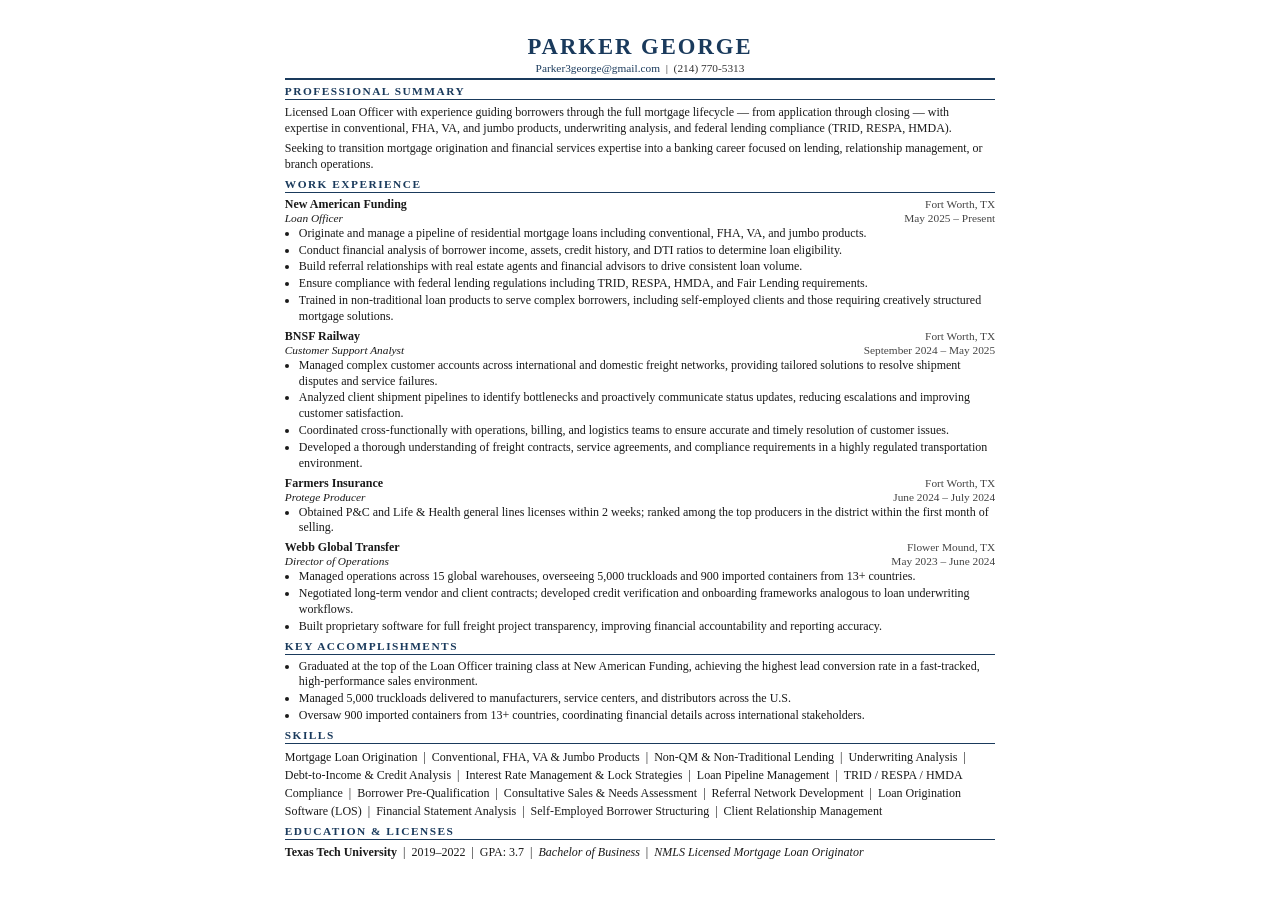
<file: parker_george_resume.html>
<!DOCTYPE html>
<html lang="en">
<head>
<meta charset="UTF-8">
<title>Parker George – Resume</title>
<style>
  * { margin: 0; padding: 0; box-sizing: border-box; }
  @page { size: letter; margin: 0.35in 0.55in; }
  body {
    font-family: 'Georgia', serif;
    font-size: 9pt;
    color: #1a1a1a;
    background: #fff;
    padding: 0.35in 0.55in;
    max-width: 8.5in;
    margin: auto;
  }
  header { text-align: center; margin-bottom: 5px; border-bottom: 2px solid #1a3a5c; padding-bottom: 4px; }
  header h1 { font-size: 17pt; letter-spacing: 2px; text-transform: uppercase; color: #1a3a5c; }
  header .contact { margin-top: 2px; font-size: 8.5pt; color: #333; }
  header .contact a { color: #1a3a5c; text-decoration: none; }

  section { margin-bottom: 5px; }
  h2 {
    font-size: 8.5pt;
    text-transform: uppercase;
    letter-spacing: 1.5px;
    color: #1a3a5c;
    border-bottom: 1px solid #1a3a5c;
    padding-bottom: 2px;
    margin-bottom: 4px;
  }

  .summary p { line-height: 1.38; margin-bottom: 3px; }

  .job { margin-bottom: 4px; }
  .job-header { display: flex; justify-content: space-between; align-items: baseline; }
  .job-header .company { font-weight: bold; font-size: 9pt; }
  .job-header .location { font-size: 8.5pt; color: #444; }
  .job-title-row { display: flex; justify-content: space-between; align-items: baseline; }
  .job-title { font-style: italic; font-size: 8.5pt; }
  .job-dates { font-size: 8.5pt; color: #444; }
  .job ul { list-style: disc; padding-left: 14px; margin-top: 2px; }
  .job ul li { margin-bottom: 1px; line-height: 1.32; }

  .two-col { display: flex; gap: 24px; }
  .two-col > div { flex: 1; }

  ul.plain { list-style: disc; padding-left: 14px; }
  ul.plain li { margin-bottom: 1px; line-height: 1.32; }
</style>
</head>
<body>

<header>
  <h1>Parker George</h1>
  <div class="contact">
    <a href="mailto:Parker3george@gmail.com">Parker3george@gmail.com</a> &nbsp;|&nbsp; (214) 770-5313
  </div>
</header>

<section class="summary">
  <h2>Professional Summary</h2>
  <p>Licensed Loan Officer with experience guiding borrowers through the full mortgage lifecycle — from application through closing — with expertise in conventional, FHA, VA, and jumbo products, underwriting analysis, and federal lending compliance (TRID, RESPA, HMDA).</p>
  <p>Seeking to transition mortgage origination and financial services expertise into a banking career focused on lending, relationship management, or branch operations.</p>
</section>

<section>
  <h2>Work Experience</h2>

  <div class="job">
    <div class="job-header">
      <span class="company">New American Funding</span>
      <span class="location">Fort Worth, TX</span>
    </div>
    <div class="job-title-row">
      <span class="job-title">Loan Officer</span>
      <span class="job-dates">May 2025 – Present</span>
    </div>
    <ul>
      <li>Originate and manage a pipeline of residential mortgage loans including conventional, FHA, VA, and jumbo products.</li>
      <li>Conduct financial analysis of borrower income, assets, credit history, and DTI ratios to determine loan eligibility.</li>
      <li>Build referral relationships with real estate agents and financial advisors to drive consistent loan volume.</li>
      <li>Ensure compliance with federal lending regulations including TRID, RESPA, HMDA, and Fair Lending requirements.</li>
      <li>Trained in non-traditional loan products to serve complex borrowers, including self-employed clients and those requiring creatively structured mortgage solutions.</li>
    </ul>
  </div>

  <div class="job">
    <div class="job-header">
      <span class="company">BNSF Railway</span>
      <span class="location">Fort Worth, TX</span>
    </div>
    <div class="job-title-row">
      <span class="job-title">Customer Support Analyst</span>
      <span class="job-dates">September 2024 – May 2025</span>
    </div>
    <ul>
      <li>Managed complex customer accounts across international and domestic freight networks, providing tailored solutions to resolve shipment disputes and service failures.</li>
      <li>Analyzed client shipment pipelines to identify bottlenecks and proactively communicate status updates, reducing escalations and improving customer satisfaction.</li>
      <li>Coordinated cross-functionally with operations, billing, and logistics teams to ensure accurate and timely resolution of customer issues.</li>
      <li>Developed a thorough understanding of freight contracts, service agreements, and compliance requirements in a highly regulated transportation environment.</li>
    </ul>
  </div>

  <div class="job">
    <div class="job-header">
      <span class="company">Farmers Insurance</span>
      <span class="location">Fort Worth, TX</span>
    </div>
    <div class="job-title-row">
      <span class="job-title">Protege Producer</span>
      <span class="job-dates">June 2024 – July 2024</span>
    </div>
    <ul>
      <li>Obtained P&amp;C and Life &amp; Health general lines licenses within 2 weeks; ranked among the top producers in the district within the first month of selling.</li>
    </ul>
  </div>

  <div class="job">
    <div class="job-header">
      <span class="company">Webb Global Transfer</span>
      <span class="location">Flower Mound, TX</span>
    </div>
    <div class="job-title-row">
      <span class="job-title">Director of Operations</span>
      <span class="job-dates">May 2023 – June 2024</span>
    </div>
    <ul>
      <li>Managed operations across 15 global warehouses, overseeing 5,000 truckloads and 900 imported containers from 13+ countries.</li>
      <li>Negotiated long-term vendor and client contracts; developed credit verification and onboarding frameworks analogous to loan underwriting workflows.</li>
      <li>Built proprietary software for full freight project transparency, improving financial accountability and reporting accuracy.</li>
    </ul>
  </div>

</section>

<section>
  <h2>Key Accomplishments</h2>
  <ul class="plain">
    <li>Graduated at the top of the Loan Officer training class at New American Funding, achieving the highest lead conversion rate in a fast-tracked, high-performance sales environment.</li>
    <li>Managed 5,000 truckloads delivered to manufacturers, service centers, and distributors across the U.S.</li>
    <li>Oversaw 900 imported containers from 13+ countries, coordinating financial details across international stakeholders.</li>
  </ul>
</section>

<section>
  <h2>Skills</h2>
  <div style="line-height:1.5;">
    Mortgage Loan Origination &nbsp;|&nbsp; Conventional, FHA, VA &amp; Jumbo Products &nbsp;|&nbsp; Non-QM &amp; Non-Traditional Lending &nbsp;|&nbsp; Underwriting Analysis &nbsp;|&nbsp; Debt-to-Income &amp; Credit Analysis &nbsp;|&nbsp; Interest Rate Management &amp; Lock Strategies &nbsp;|&nbsp; Loan Pipeline Management &nbsp;|&nbsp; TRID / RESPA / HMDA Compliance &nbsp;|&nbsp; Borrower Pre-Qualification &nbsp;|&nbsp; Consultative Sales &amp; Needs Assessment &nbsp;|&nbsp; Referral Network Development &nbsp;|&nbsp; Loan Origination Software (LOS) &nbsp;|&nbsp; Financial Statement Analysis &nbsp;|&nbsp; Self-Employed Borrower Structuring &nbsp;|&nbsp; Client Relationship Management
  </div>
</section>

<section>
  <h2>Education &amp; Licenses</h2>
  <div style="line-height:1.4;">
    <strong>Texas Tech University</strong> &nbsp;|&nbsp; 2019–2022 &nbsp;|&nbsp; GPA: 3.7 &nbsp;|&nbsp; <em>Bachelor of Business</em> &nbsp;|&nbsp; <em>NMLS Licensed Mortgage Loan Originator</em>
  </div>
</section>

</body>
</html>
</file>
